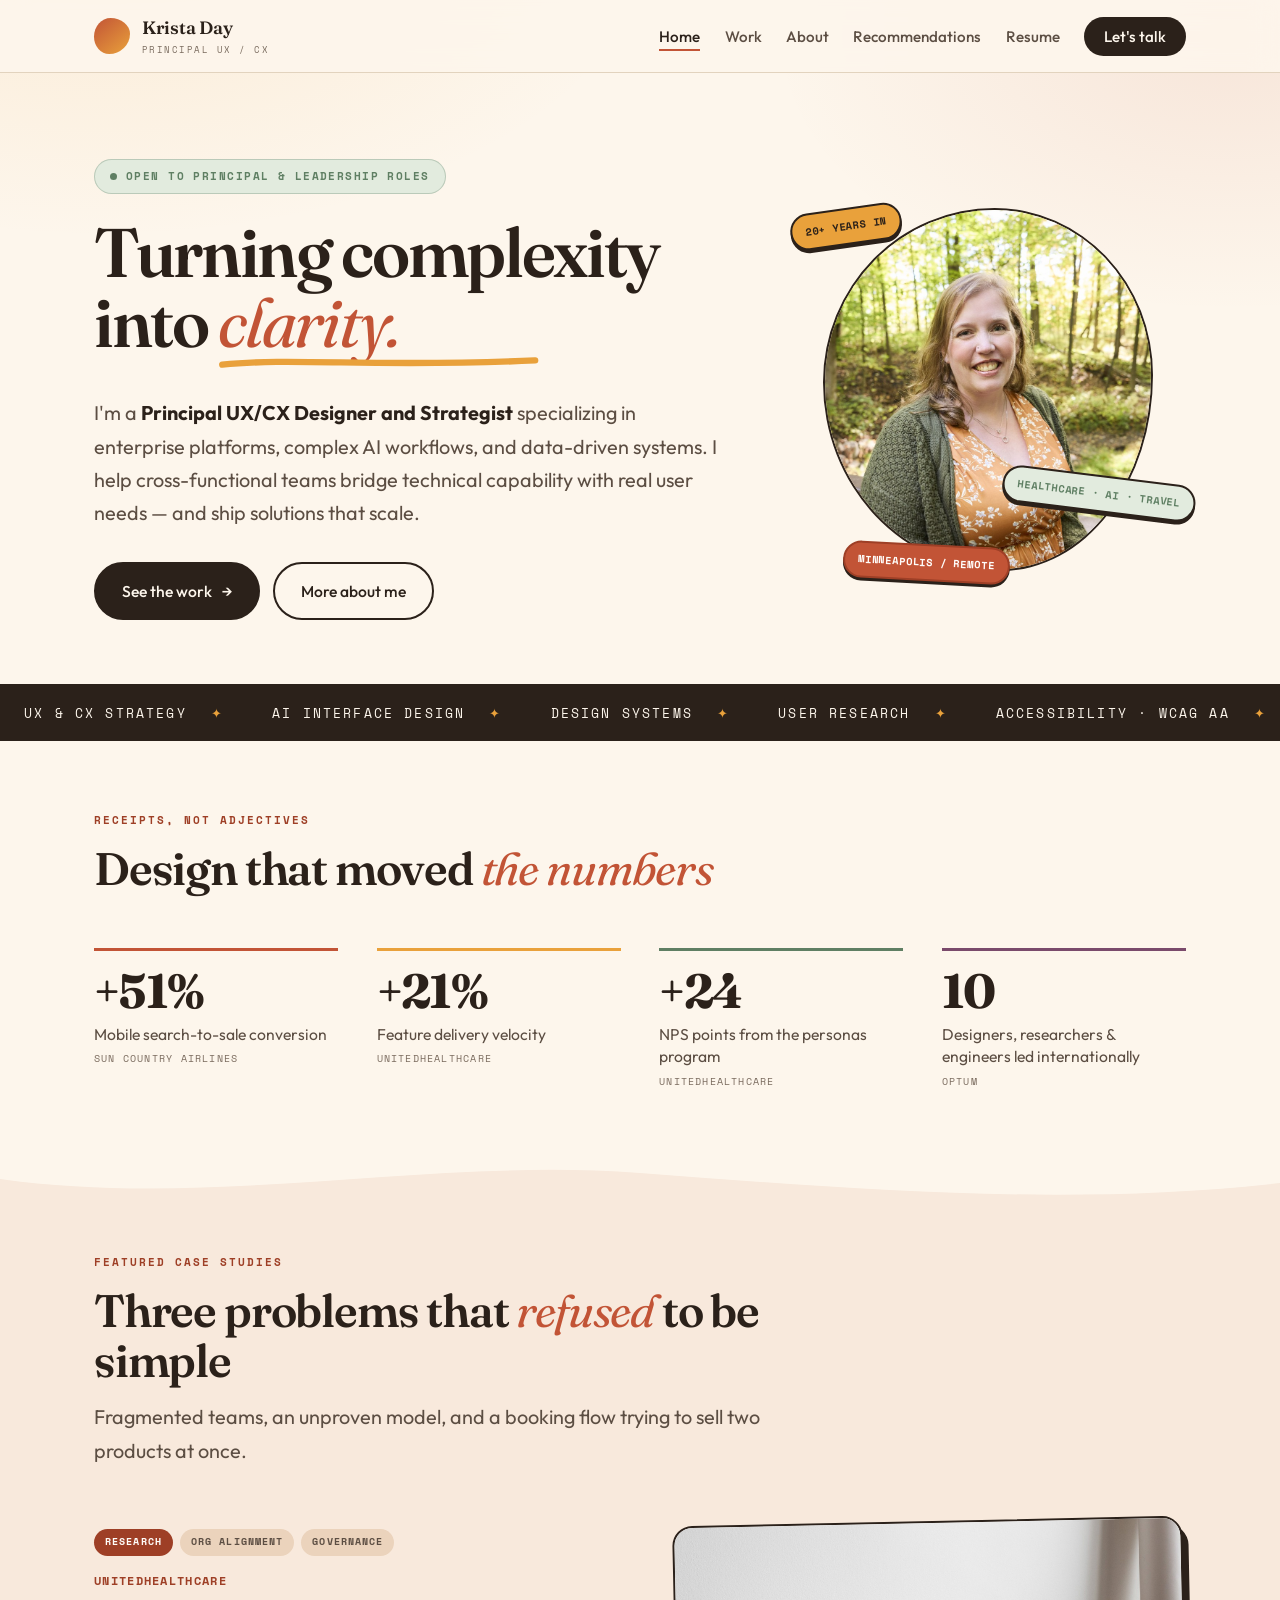
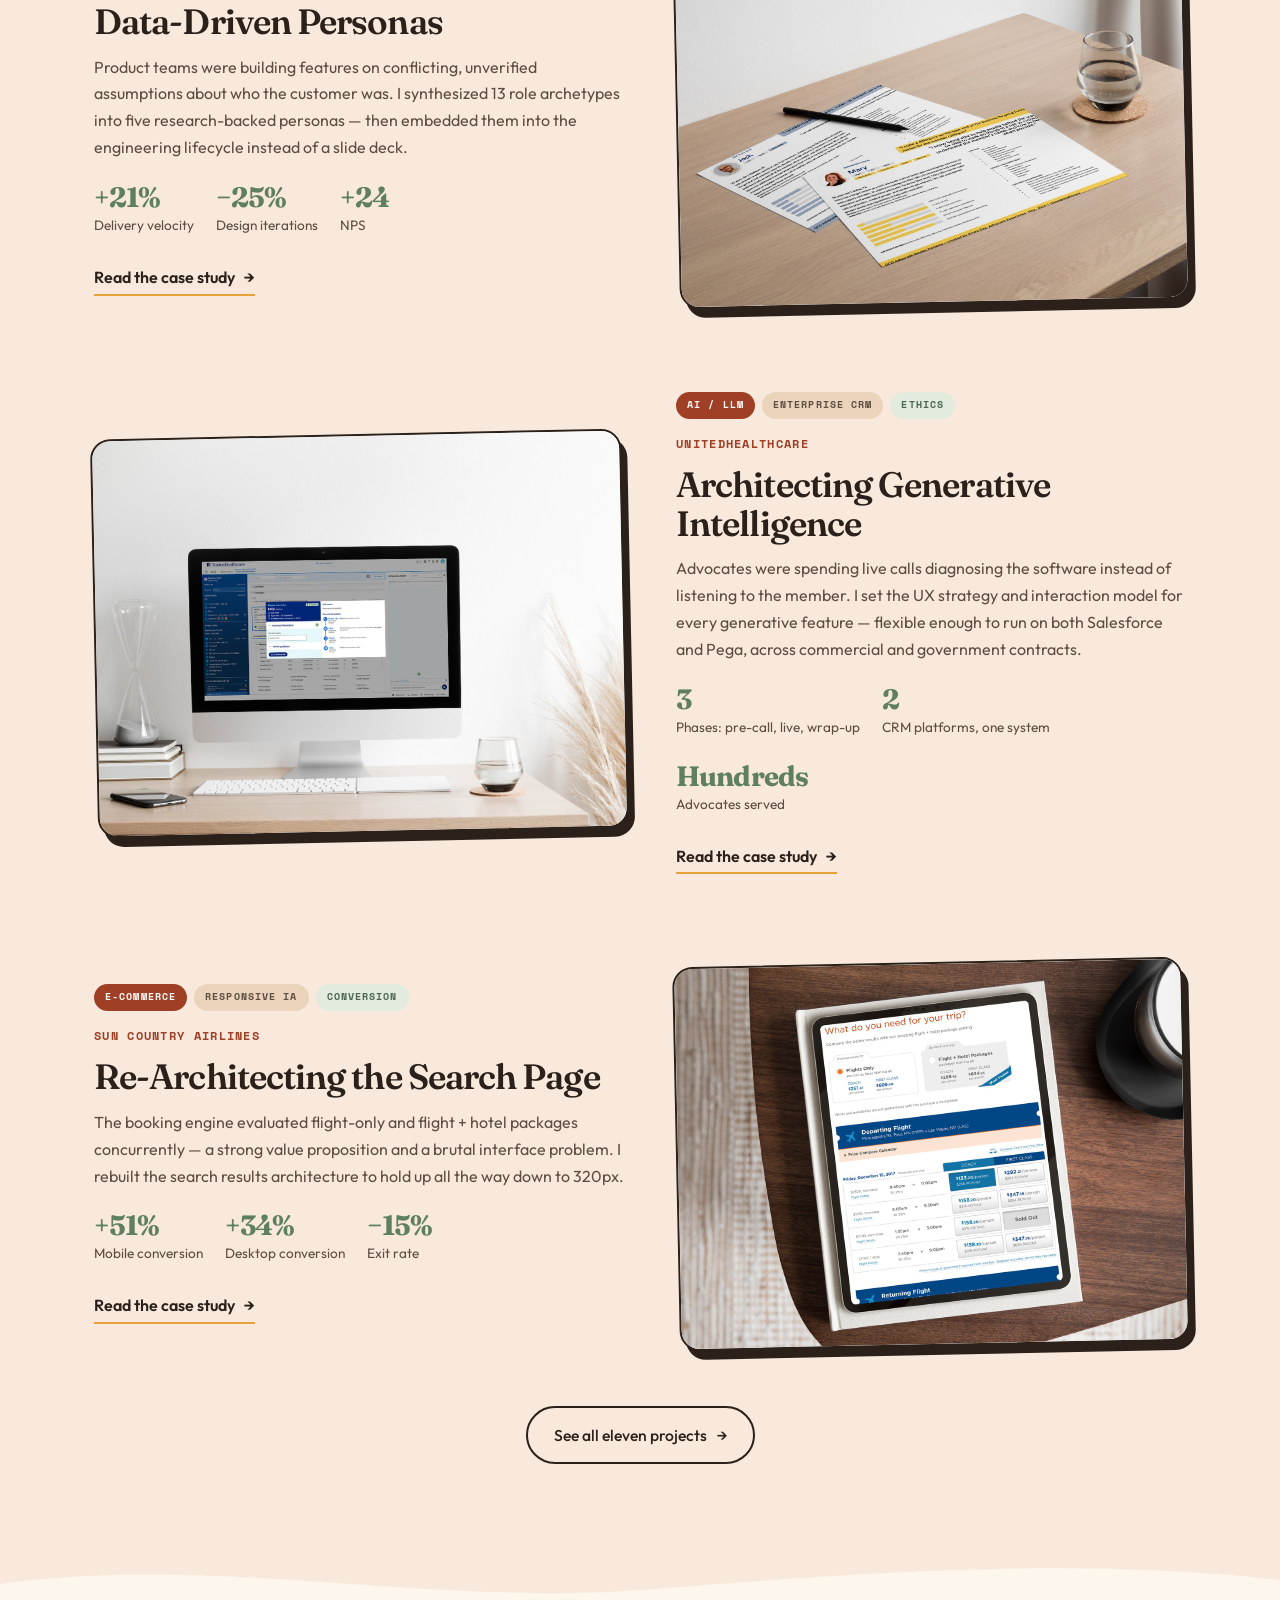
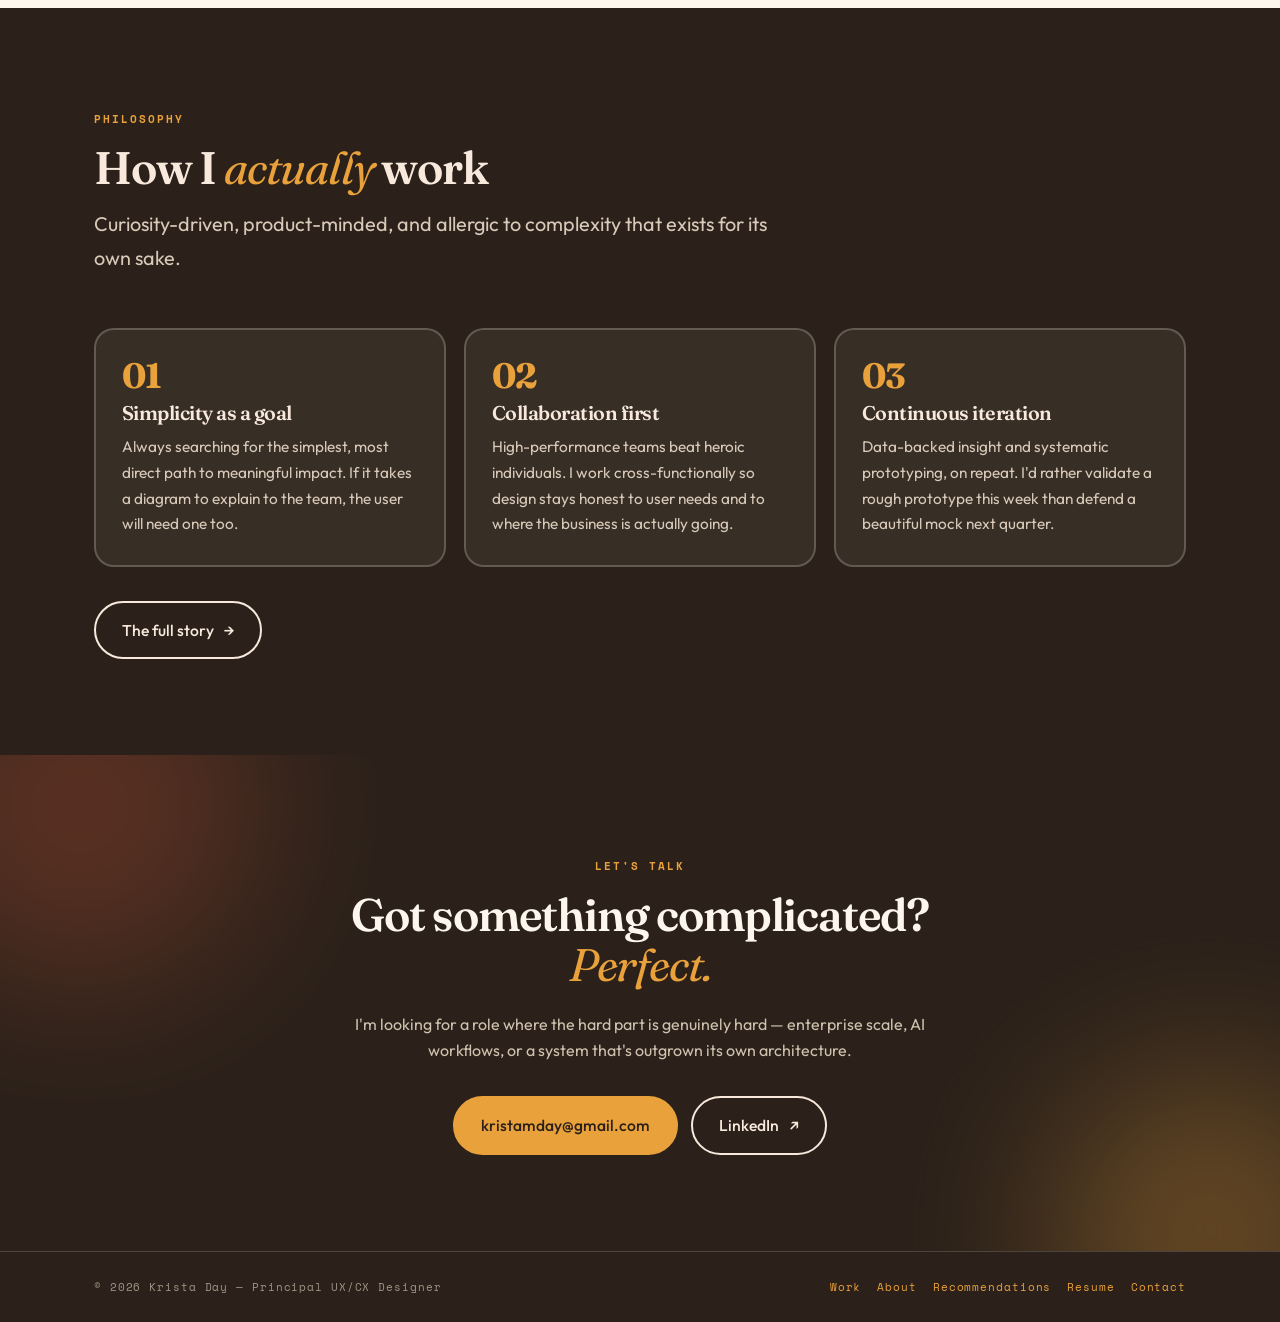
<file: index.html>
<!DOCTYPE html>
<html lang="en">
<head>
<meta charset="utf-8">
<meta name="viewport" content="width=device-width, initial-scale=1">
<title>Krista Day — Principal UX/CX Designer &amp; Strategist</title>
<meta name="description" content="Principal UX/CX Designer and Strategist. Turning complexity into clarity across enterprise platforms, complex AI workflows, and data-driven systems.">
<link rel="canonical" href="https://kristaday.com/">
<link rel="icon" href="assets/img/favicon.svg" type="image/svg+xml">
<meta property="og:type" content="website">
<meta property="og:site_name" content="Krista Day">
<meta property="og:url" content="https://kristaday.com/">
<meta property="og:title" content="Krista Day — Principal UX/CX Designer &amp; Strategist">
<meta property="og:description" content="Principal UX/CX Designer and Strategist. Turning complexity into clarity across enterprise platforms, complex AI workflows, and data-driven systems.">
<meta property="og:image" content="https://kristaday.com/assets/img/og-card.jpg">
<meta property="og:image:width" content="1200">
<meta property="og:image:height" content="630">
<meta property="og:image:alt" content="Krista Day, Principal UX/CX Designer and Strategist — turning complexity into clarity">
<meta name="twitter:card" content="summary_large_image">
<meta name="twitter:title" content="Krista Day — Principal UX/CX Designer &amp; Strategist">
<meta name="twitter:description" content="Principal UX/CX Designer and Strategist. Turning complexity into clarity across enterprise platforms, complex AI workflows, and data-driven systems.">
<meta name="twitter:image" content="https://kristaday.com/assets/img/og-card.jpg">
<link rel="preconnect" href="https://fonts.googleapis.com">
<link rel="preconnect" href="https://fonts.gstatic.com" crossorigin>
<link href="https://fonts.googleapis.com/css2?family=Fraunces:ital,opsz,wght@0,9..144,400;0,9..144,600;0,9..144,700;1,9..144,400&family=Outfit:wght@300;400;500;600&family=Space+Mono:wght@400;700&display=swap" rel="stylesheet">
<link rel="stylesheet" href="assets/style.css">
<!-- Google tag (gtag.js) -->
<script async src="https://www.googletagmanager.com/gtag/js?id=G-N132ZZHLZH"></script>
<script>
  window.dataLayer = window.dataLayer || [];
  function gtag(){dataLayer.push(arguments);}
  gtag('js', new Date());
  gtag('config', 'G-N132ZZHLZH');
</script>
</head>
<body>
<a class="skip" href="#main">Skip to content</a>

<header class="site-head">
  <div class="wrap nav">
    <a class="brand" href="index.html">
      <span class="blob" aria-hidden="true"></span>
      <span><span class="nm">Krista Day</span><span class="rl">Principal UX / CX</span></span>
    </a>
    <button class="burger" aria-expanded="false" aria-controls="navlinks" aria-label="Menu"><span></span><span></span><span></span></button>
    <ul class="navlinks" id="navlinks">
      <li><a href="index.html">Home</a></li>
      <li><a href="work.html">Work</a></li>
      <li><a href="about.html">About</a></li>
      <li><a href="recommendations.html">Recommendations</a></li>
      <li><a href="resume.html">Resume</a></li>
      <li class="cta-li"><a class="nav-cta" href="contact.html">Let's talk</a></li>
    </ul>
  </div>
</header>

<main id="main">

  <section class="hero">
    <div class="wrap hero-grid">
      <div>
        <span class="badge rv"><span class="pip" aria-hidden="true"></span>Open to Principal &amp; Leadership roles</span>
        <h1 class="rv">Turning complexity<br>into <span class="swash">clarity.
          <svg class="underline" viewBox="0 0 300 14" preserveAspectRatio="none" aria-hidden="true"><path d="M4 9 C 70 2, 150 12, 296 5"/></svg>
        </span></h1>
        <p class="lede rv" style="margin-top:26px">I'm a <strong style="color:var(--ink)">Principal UX/CX Designer and Strategist</strong> specializing in enterprise platforms, complex AI workflows, and data-driven systems. I help cross-functional teams bridge technical capability with real user needs — and ship solutions that scale.</p>
        <div class="btns rv" style="margin-top:32px">
          <a class="btn" href="work.html">See the work <span class="arr" aria-hidden="true">→</span></a>
          <a class="btn alt" href="about.html">More about me</a>
        </div>
      </div>
      <div class="portrait rv">
        <div class="portrait-frame"><img src="assets/img/krista.jpg" alt="Krista Day, smiling, in an olive cardigan on a footbridge in a sunlit wood"></div>
        <span class="sticker st1">20+ years in</span>
        <span class="sticker st2">Healthcare · AI · Travel</span>
        <span class="sticker st3">Minneapolis / Remote</span>
      </div>
    </div>
  </section>

  <div class="marquee" aria-hidden="true">
    <div class="marquee-track">
      <span>UX &amp; CX Strategy</span><span>AI Interface Design</span><span>Design Systems</span><span>User Research</span><span>Accessibility · WCAG AA</span><span>Design Leadership</span><span>Information Architecture</span><span>Enterprise Platforms</span>
      <span>UX &amp; CX Strategy</span><span>AI Interface Design</span><span>Design Systems</span><span>User Research</span><span>Accessibility · WCAG AA</span><span>Design Leadership</span><span>Information Architecture</span><span>Enterprise Platforms</span>
    </div>
  </div>

  <!-- numbers -->
  <section class="sec tight">
    <div class="wrap">
      <div class="sec-head rv">
        <span class="eyebrow">Receipts, not adjectives</span>
        <h2>Design that moved <em class="fancy">the numbers</em></h2>
      </div>
      <div class="numbers rv">
        <div class="num"><b data-count>+51%</b><span>Mobile search-to-sale conversion</span><small>Sun Country Airlines</small></div>
        <div class="num"><b data-count>+21%</b><span>Feature delivery velocity</span><small>UnitedHealthcare</small></div>
        <div class="num"><b data-count>+24</b><span>NPS points from the personas program</span><small>UnitedHealthcare</small></div>
        <div class="num"><b data-count>10</b><span>Designers, researchers &amp; engineers led internationally</span><small>Optum</small></div>
      </div>
    </div>
  </section>

  <svg class="wave" viewBox="0 0 1440 48" preserveAspectRatio="none" aria-hidden="true"><path d="M0,24 C240,54 480,2 720,18 C960,34 1200,52 1440,28 L1440,48 L0,48 Z" fill="#F8E9DC"/></svg>

  <!-- featured work -->
  <section class="sec blush" style="padding-top:clamp(24px,4vw,44px)">
    <div class="wrap">
      <div class="sec-head rv">
        <span class="eyebrow">Featured case studies</span>
        <h2>Three problems that <em class="fancy">refused</em> to be simple</h2>
        <p class="lede">Fragmented teams, an unproven model, and a booking flow trying to sell two products at once.</p>
      </div>

      <article class="feature rv">
        <div class="feature-art">
          <div class="shot tilt"><img src="assets/img/personas-sheets.jpg" alt="Two printed persona sheets — Josh, a UHC front line advocate, and Mary, behind the scenes — laid out on a wooden desk" loading="lazy"></div>
        </div>
        <div>
          <div class="tags"><span class="tag hot">Research</span><span class="tag">Org alignment</span><span class="tag">Governance</span></div>
          <div class="org">UnitedHealthcare</div>
          <h2 style="font-size:clamp(1.6rem,3vw,2.2rem)">Data-Driven Personas</h2>
          <p style="margin-top:12px">Product teams were building features on conflicting, unverified assumptions about who the customer was. I synthesized 13 role archetypes into five research-backed personas — then embedded them into the engineering lifecycle instead of a slide deck.</p>
          <div class="wins">
            <div class="win"><b>+21%</b><span>Delivery velocity</span></div>
            <div class="win"><b>−25%</b><span>Design iterations</span></div>
            <div class="win"><b>+24</b><span>NPS</span></div>
          </div>
          <a class="textlink" href="work-personas.html">Read the case study <span aria-hidden="true">→</span></a>
        </div>
      </article>

      <article class="feature rv">
        <div class="feature-art">
          <div class="shot tilt"><img src="assets/img/advocate-assist.jpg" alt="An iMac on a desk showing the UnitedHealthcare advocate workspace with the Advocate Assist AI panel open" loading="lazy"></div>
        </div>
        <div>
          <div class="tags"><span class="tag hot">AI / LLM</span><span class="tag">Enterprise CRM</span><span class="tag cool">Ethics</span></div>
          <div class="org">UnitedHealthcare</div>
          <h2 style="font-size:clamp(1.6rem,3vw,2.2rem)">Architecting Generative Intelligence</h2>
          <p style="margin-top:12px">Advocates were spending live calls diagnosing the software instead of listening to the member. I set the UX strategy and interaction model for every generative feature — flexible enough to run on both Salesforce and Pega, across commercial and government contracts.</p>
          <div class="wins">
            <div class="win"><b>3</b><span>Phases: pre-call, live, wrap-up</span></div>
            <div class="win"><b>2</b><span>CRM platforms, one system</span></div>
            <div class="win"><b>Hundreds</b><span>Advocates served</span></div>
          </div>
          <a class="textlink" href="work-generative-ai.html">Read the case study <span aria-hidden="true">→</span></a>
        </div>
      </article>

      <article class="feature rv" style="margin-bottom:0">
        <div class="feature-art">
          <div class="shot tilt"><img src="assets/img/suncountry-tablet.jpg" alt="A tablet showing the redesigned Sun Country search results page with the flights-only and flight-plus-hotel toggle" loading="lazy"></div>
        </div>
        <div>
          <div class="tags"><span class="tag hot">E-commerce</span><span class="tag">Responsive IA</span><span class="tag cool">Conversion</span></div>
          <div class="org">Sun Country Airlines</div>
          <h2 style="font-size:clamp(1.6rem,3vw,2.2rem)">Re-Architecting the Search Page</h2>
          <p style="margin-top:12px">The booking engine evaluated flight-only and flight + hotel packages concurrently — a strong value proposition and a brutal interface problem. I rebuilt the search results architecture to hold up all the way down to 320px.</p>
          <div class="wins">
            <div class="win"><b>+51%</b><span>Mobile conversion</span></div>
            <div class="win"><b>+34%</b><span>Desktop conversion</span></div>
            <div class="win"><b>−15%</b><span>Exit rate</span></div>
          </div>
          <a class="textlink" href="work-search.html">Read the case study <span aria-hidden="true">→</span></a>
        </div>
      </article>

      <div class="rv" style="margin-top:clamp(38px,5vw,60px);text-align:center">
        <a class="btn alt" href="work.html">See all eleven projects <span class="arr" aria-hidden="true">→</span></a>
      </div>
    </div>
  </section>

  <svg class="wave" viewBox="0 0 1440 48" preserveAspectRatio="none" aria-hidden="true" style="transform:scaleY(-1)"><path d="M0,24 C240,54 480,2 720,18 C960,34 1200,52 1440,28 L1440,48 L0,48 Z" fill="#F8E9DC"/></svg>

  <!-- approach teaser -->
  <section class="sec dark">
    <div class="wrap">
      <div class="sec-head rv">
        <span class="eyebrow">Philosophy</span>
        <h2>How I <em class="fancy" style="color:var(--gold)">actually</em> work</h2>
        <p class="lede">Curiosity-driven, product-minded, and allergic to complexity that exists for its own sake.</p>
      </div>
      <div class="approach rv">
        <div class="ap">
          <div class="n">01</div>
          <h3>Simplicity as a goal</h3>
          <p>Always searching for the simplest, most direct path to meaningful impact. If it takes a diagram to explain to the team, the user will need one too.</p>
        </div>
        <div class="ap">
          <div class="n">02</div>
          <h3>Collaboration first</h3>
          <p>High-performance teams beat heroic individuals. I work cross-functionally so design stays honest to user needs and to where the business is actually going.</p>
        </div>
        <div class="ap">
          <div class="n">03</div>
          <h3>Continuous iteration</h3>
          <p>Data-backed insight and systematic prototyping, on repeat. I'd rather validate a rough prototype this week than defend a beautiful mock next quarter.</p>
        </div>
      </div>
      <div class="rv" style="margin-top:34px">
        <a class="btn alt" style="border-color:var(--blush);color:var(--blush)" href="about.html">The full story <span class="arr" aria-hidden="true">→</span></a>
      </div>
    </div>
  </section>

  <!-- contact strip -->
  <section class="contact-wrap sec">
    <div class="wrap" style="text-align:center">
      <span class="eyebrow rv" style="color:var(--gold)">Let's talk</span>
      <h2 class="rv" style="max-width:20ch;margin-inline:auto">Got something complicated? <em class="fancy" style="color:var(--gold)">Perfect.</em></h2>
      <p class="rv" style="color:#CFC2AE;max-width:54ch;margin:20px auto 32px">I'm looking for a role where the hard part is genuinely hard — enterprise scale, AI workflows, or a system that's outgrown its own architecture.</p>
      <div class="btns rv" style="justify-content:center">
        <a class="btn" href="mailto:kristamday@gmail.com">kristamday@gmail.com</a>
        <a class="btn alt" href="https://linkedin.com/in/kristamday" target="_blank" rel="noopener">LinkedIn <span class="arr" aria-hidden="true">↗</span></a>
      </div>
    </div>
  </section>

</main>

<footer class="site-foot">
  <div class="wrap foot">
    <span>© 2026 Krista Day — Principal UX/CX Designer</span>
    <nav aria-label="Footer">
      <a href="work.html">Work</a><a href="about.html">About</a><a href="recommendations.html">Recommendations</a><a href="resume.html">Resume</a><a href="contact.html">Contact</a>
    </nav>
  </div>
</footer>
<script src="assets/site.js"></script>
</body>
</html>
</file>
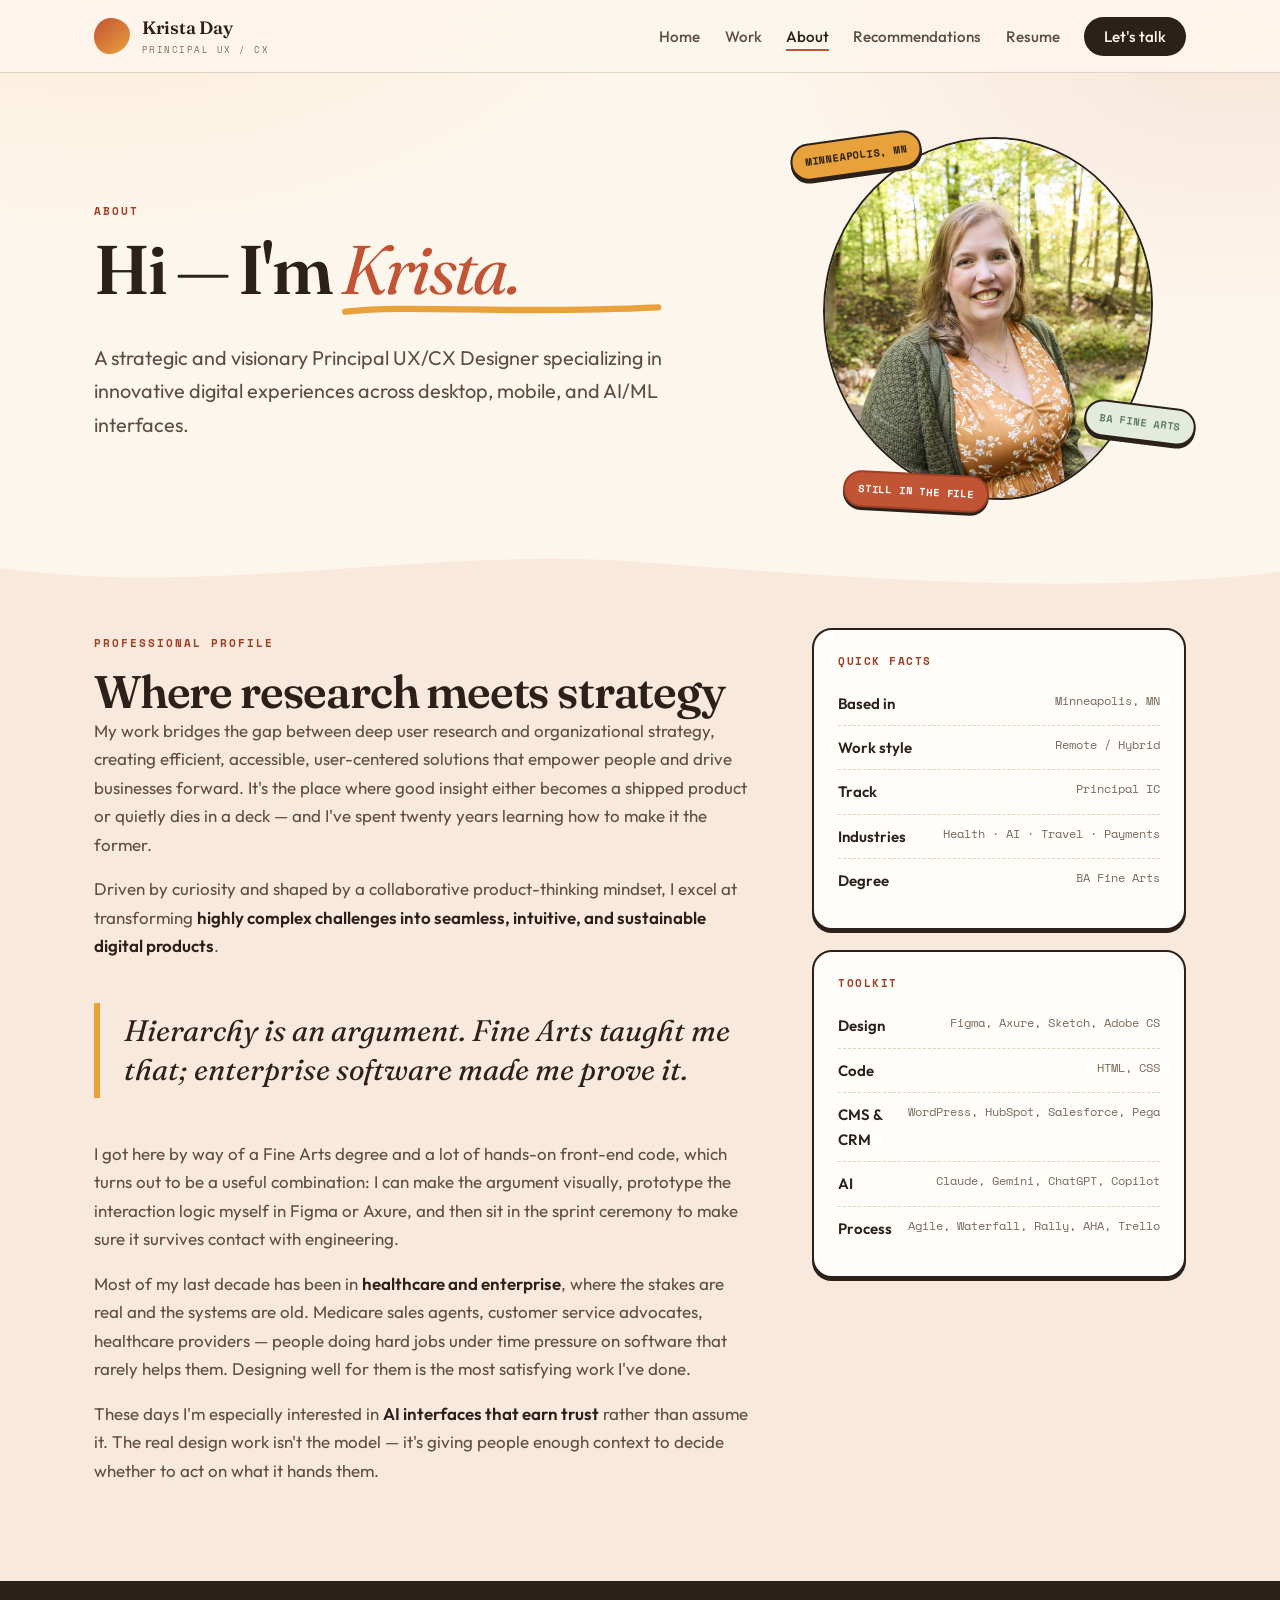
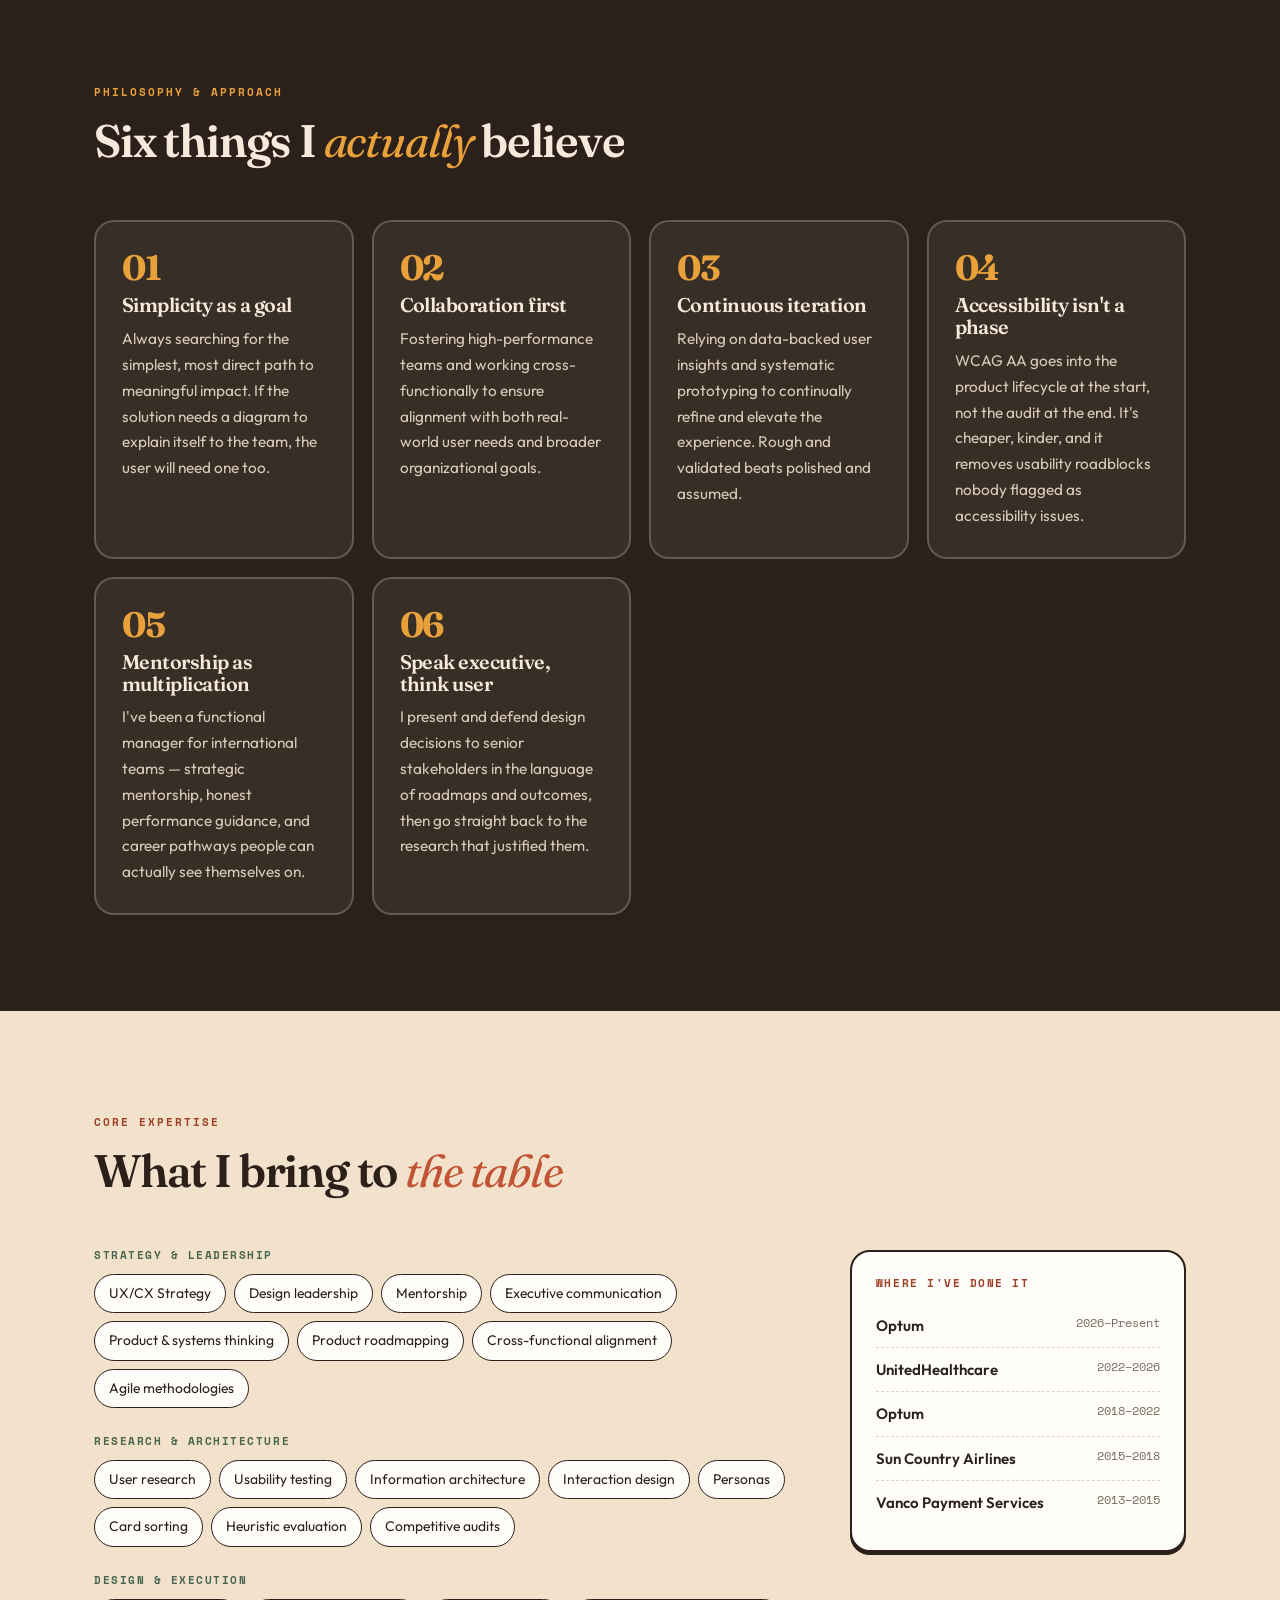
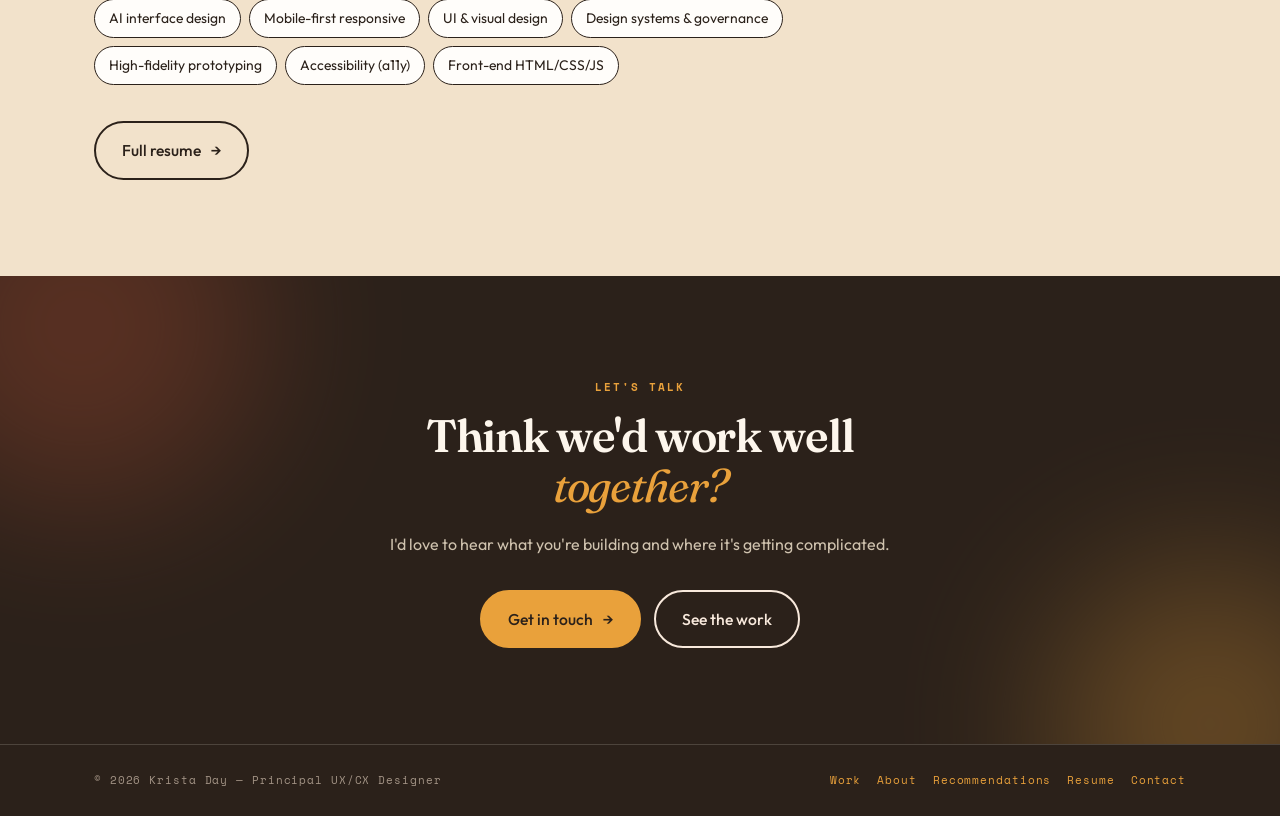
<file: about.html>
<!DOCTYPE html>
<html lang="en">
<head>
<meta charset="utf-8">
<meta name="viewport" content="width=device-width, initial-scale=1">
<title>About — Krista Day, Principal UX/CX Designer</title>
<meta name="description" content="Strategic and visionary Principal UX/CX Designer bridging deep user research and organizational strategy across desktop, mobile and AI/ML interfaces.">
<link rel="canonical" href="https://kristaday.com/about.html">
<link rel="icon" href="assets/img/favicon.svg" type="image/svg+xml">
<meta property="og:type" content="website">
<meta property="og:site_name" content="Krista Day">
<meta property="og:url" content="https://kristaday.com/about.html">
<meta property="og:title" content="About — Krista Day, Principal UX/CX Designer">
<meta property="og:description" content="Strategic and visionary Principal UX/CX Designer bridging deep user research and organizational strategy across desktop, mobile and AI/ML interfaces.">
<meta property="og:image" content="https://kristaday.com/assets/img/og-card.jpg">
<meta property="og:image:width" content="1200">
<meta property="og:image:height" content="630">
<meta property="og:image:alt" content="Krista Day, Principal UX/CX Designer and Strategist — turning complexity into clarity">
<meta name="twitter:card" content="summary_large_image">
<meta name="twitter:title" content="About — Krista Day, Principal UX/CX Designer">
<meta name="twitter:description" content="Strategic and visionary Principal UX/CX Designer bridging deep user research and organizational strategy across desktop, mobile and AI/ML interfaces.">
<meta name="twitter:image" content="https://kristaday.com/assets/img/og-card.jpg">
<link rel="preconnect" href="https://fonts.googleapis.com">
<link rel="preconnect" href="https://fonts.gstatic.com" crossorigin>
<link href="https://fonts.googleapis.com/css2?family=Fraunces:ital,opsz,wght@0,9..144,400;0,9..144,600;0,9..144,700;1,9..144,400&family=Outfit:wght@300;400;500;600&family=Space+Mono:wght@400;700&display=swap" rel="stylesheet">
<link rel="stylesheet" href="assets/style.css">
<!-- Google tag (gtag.js) -->
<script async src="https://www.googletagmanager.com/gtag/js?id=G-N132ZZHLZH"></script>
<script>
  window.dataLayer = window.dataLayer || [];
  function gtag(){dataLayer.push(arguments);}
  gtag('js', new Date());
  gtag('config', 'G-N132ZZHLZH');
</script>
</head>
<body>
<a class="skip" href="#main">Skip to content</a>

<header class="site-head">
  <div class="wrap nav">
    <a class="brand" href="index.html">
      <span class="blob" aria-hidden="true"></span>
      <span><span class="nm">Krista Day</span><span class="rl">Principal UX / CX</span></span>
    </a>
    <button class="burger" aria-expanded="false" aria-controls="navlinks" aria-label="Menu"><span></span><span></span><span></span></button>
    <ul class="navlinks" id="navlinks">
      <li><a href="index.html">Home</a></li>
      <li><a href="work.html">Work</a></li>
      <li><a href="about.html">About</a></li>
      <li><a href="recommendations.html">Recommendations</a></li>
      <li><a href="resume.html">Resume</a></li>
      <li class="cta-li"><a class="nav-cta" href="contact.html">Let's talk</a></li>
    </ul>
  </div>
</header>

<main id="main">

  <section class="sec tight" style="padding-bottom:clamp(24px,4vw,44px)">
    <div class="wrap hero-grid">
      <div>
        <span class="eyebrow rv">About</span>
        <h1 class="rv">Hi — I'm <span class="swash">Krista.
          <svg class="underline" viewBox="0 0 300 14" preserveAspectRatio="none" aria-hidden="true"><path d="M4 9 C 70 2, 150 12, 296 5"/></svg>
        </span></h1>
        <p class="lede rv" style="margin-top:24px">A strategic and visionary Principal UX/CX Designer specializing in innovative digital experiences across desktop, mobile, and AI/ML interfaces.</p>
      </div>
      <div class="portrait rv">
        <div class="portrait-frame"><img src="assets/img/krista.jpg" alt="Krista Day, smiling, in an olive cardigan on a footbridge in a sunlit wood"></div>
        <span class="sticker st1">Minneapolis, MN</span>
        <span class="sticker st2">BA Fine Arts</span>
        <span class="sticker st3">Still in the file</span>
      </div>
    </div>
  </section>

  <svg class="wave" viewBox="0 0 1440 48" preserveAspectRatio="none" aria-hidden="true"><path d="M0,24 C240,54 480,2 720,18 C960,34 1200,52 1440,28 L1440,48 L0,48 Z" fill="#F8E9DC"/></svg>

  <section class="sec blush" style="padding-top:clamp(20px,3vw,36px)">
    <div class="wrap split">
      <div class="prose rv">
        <span class="eyebrow">Professional profile</span>
        <h2>Where research meets strategy</h2>
        <p>My work bridges the gap between deep user research and organizational strategy, creating efficient, accessible, user-centered solutions that empower people and drive businesses forward. It's the place where good insight either becomes a shipped product or quietly dies in a deck — and I've spent twenty years learning how to make it the former.</p>
        <p>Driven by curiosity and shaped by a collaborative product-thinking mindset, I excel at transforming <strong>highly complex challenges into seamless, intuitive, and sustainable digital products</strong>.</p>

        <div class="pull">Hierarchy is an argument. Fine Arts taught me that; enterprise software made me prove it.</div>

        <p>I got here by way of a Fine Arts degree and a lot of hands-on front-end code, which turns out to be a useful combination: I can make the argument visually, prototype the interaction logic myself in Figma or Axure, and then sit in the sprint ceremony to make sure it survives contact with engineering.</p>
        <p>Most of my last decade has been in <strong>healthcare and enterprise</strong>, where the stakes are real and the systems are old. Medicare sales agents, customer service advocates, healthcare providers — people doing hard jobs under time pressure on software that rarely helps them. Designing well for them is the most satisfying work I've done.</p>
        <p>These days I'm especially interested in <strong>AI interfaces that earn trust</strong> rather than assume it. The real design work isn't the model — it's giving people enough context to decide whether to act on what it hands them.</p>
      </div>

      <aside class="rv">
        <div class="panel">
          <h4>Quick facts</h4>
          <ul>
            <li><strong>Based in</strong><span class="r">Minneapolis, MN</span></li>
            <li><strong>Work style</strong><span class="r">Remote / Hybrid</span></li>
            <li><strong>Track</strong><span class="r">Principal IC</span></li>
            <li><strong>Industries</strong><span class="r">Health · AI · Travel · Payments</span></li>
            <li><strong>Degree</strong><span class="r">BA Fine Arts</span></li>
          </ul>
        </div>
        <div class="panel">
          <h4>Toolkit</h4>
          <ul>
            <li><strong>Design</strong><span class="r">Figma, Axure, Sketch, Adobe CS</span></li>
            <li><strong>Code</strong><span class="r">HTML, CSS</span></li>
            <li><strong>CMS &amp; CRM</strong><span class="r">WordPress, HubSpot, Salesforce, Pega</span></li>
            <li><strong>AI</strong><span class="r">Claude, Gemini, ChatGPT, Copilot</span></li>
            <li><strong>Process</strong><span class="r">Agile, Waterfall, Rally, AHA, Trello</span></li>
          </ul>
        </div>
      </aside>
    </div>
  </section>

  <!-- philosophy -->
  <section class="sec dark">
    <div class="wrap">
      <div class="sec-head rv">
        <span class="eyebrow">Philosophy &amp; approach</span>
        <h2>Six things I <em class="fancy" style="color:var(--gold)">actually</em> believe</h2>
      </div>
      <div class="approach rv">
        <div class="ap">
          <div class="n">01</div>
          <h3>Simplicity as a goal</h3>
          <p>Always searching for the simplest, most direct path to meaningful impact. If the solution needs a diagram to explain itself to the team, the user will need one too.</p>
        </div>
        <div class="ap">
          <div class="n">02</div>
          <h3>Collaboration first</h3>
          <p>Fostering high-performance teams and working cross-functionally to ensure alignment with both real-world user needs and broader organizational goals.</p>
        </div>
        <div class="ap">
          <div class="n">03</div>
          <h3>Continuous iteration</h3>
          <p>Relying on data-backed user insights and systematic prototyping to continually refine and elevate the experience. Rough and validated beats polished and assumed.</p>
        </div>
        <div class="ap">
          <div class="n">04</div>
          <h3>Accessibility isn't a phase</h3>
          <p>WCAG AA goes into the product lifecycle at the start, not the audit at the end. It's cheaper, kinder, and it removes usability roadblocks nobody flagged as accessibility issues.</p>
        </div>
        <div class="ap">
          <div class="n">05</div>
          <h3>Mentorship as multiplication</h3>
          <p>I've been a functional manager for international teams — strategic mentorship, honest performance guidance, and career pathways people can actually see themselves on.</p>
        </div>
        <div class="ap">
          <div class="n">06</div>
          <h3>Speak executive, think user</h3>
          <p>I present and defend design decisions to senior stakeholders in the language of roadmaps and outcomes, then go straight back to the research that justified them.</p>
        </div>
      </div>
    </div>
  </section>


  <!-- expertise -->
  <section class="sec sandy">
    <div class="wrap">
      <div class="sec-head rv">
        <span class="eyebrow">Core expertise</span>
        <h2>What I bring to <em class="fancy">the table</em></h2>
      </div>
      <div class="split rv">
        <div>
          <div class="skillgroup">
            <h4>Strategy &amp; leadership</h4>
            <div class="chips">
              <span class="chip">UX/CX Strategy</span><span class="chip">Design leadership</span><span class="chip">Mentorship</span><span class="chip">Executive communication</span><span class="chip">Product &amp; systems thinking</span><span class="chip">Product roadmapping</span><span class="chip">Cross-functional alignment</span><span class="chip">Agile methodologies</span>
            </div>
          </div>
          <div class="skillgroup">
            <h4>Research &amp; architecture</h4>
            <div class="chips">
              <span class="chip">User research</span><span class="chip">Usability testing</span><span class="chip">Information architecture</span><span class="chip">Interaction design</span><span class="chip">Personas</span><span class="chip">Card sorting</span><span class="chip">Heuristic evaluation</span><span class="chip">Competitive audits</span>
            </div>
          </div>
          <div class="skillgroup">
            <h4>Design &amp; execution</h4>
            <div class="chips">
              <span class="chip">AI interface design</span><span class="chip">Mobile-first responsive</span><span class="chip">UI &amp; visual design</span><span class="chip">Design systems &amp; governance</span><span class="chip">High-fidelity prototyping</span><span class="chip">Accessibility (a11y)</span><span class="chip">Front-end HTML/CSS/JS</span>
            </div>
          </div>
        </div>
        <aside>
          <div class="panel">
            <h4>Where I've done it</h4>
            <ul>
              <li><strong>Optum</strong><span class="r">2026–Present</span></li>
              <li><strong>UnitedHealthcare</strong><span class="r">2022–2026</span></li>
              <li><strong>Optum</strong><span class="r">2018–2022</span></li>
              <li><strong>Sun Country Airlines</strong><span class="r">2015–2018</span></li>
              <li><strong>Vanco Payment Services</strong><span class="r">2013–2015</span></li>
            </ul>
          </div>
        </aside>
      </div>
      <div class="rv" style="margin-top:36px">
        <a class="btn alt" href="resume.html">Full resume <span class="arr" aria-hidden="true">→</span></a>
      </div>
    </div>
  </section>

  <section class="contact-wrap sec">
    <div class="wrap" style="text-align:center">
      <span class="eyebrow rv" style="color:var(--gold)">Let's talk</span>
      <h2 class="rv" style="max-width:20ch;margin-inline:auto">Think we'd work well <em class="fancy" style="color:var(--gold)">together?</em></h2>
      <p class="rv" style="color:#CFC2AE;max-width:52ch;margin:20px auto 32px">I'd love to hear what you're building and where it's getting complicated.</p>
      <div class="btns rv" style="justify-content:center">
        <a class="btn" href="contact.html">Get in touch <span class="arr" aria-hidden="true">→</span></a>
        <a class="btn alt" href="work.html">See the work</a>
      </div>
    </div>
  </section>

</main>

<footer class="site-foot">
  <div class="wrap foot">
    <span>© 2026 Krista Day — Principal UX/CX Designer</span>
    <nav aria-label="Footer">
      <a href="work.html">Work</a><a href="about.html">About</a><a href="recommendations.html">Recommendations</a><a href="resume.html">Resume</a><a href="contact.html">Contact</a>
    </nav>
  </div>
</footer>
<script src="assets/site.js"></script>
</body>
</html>
</file>
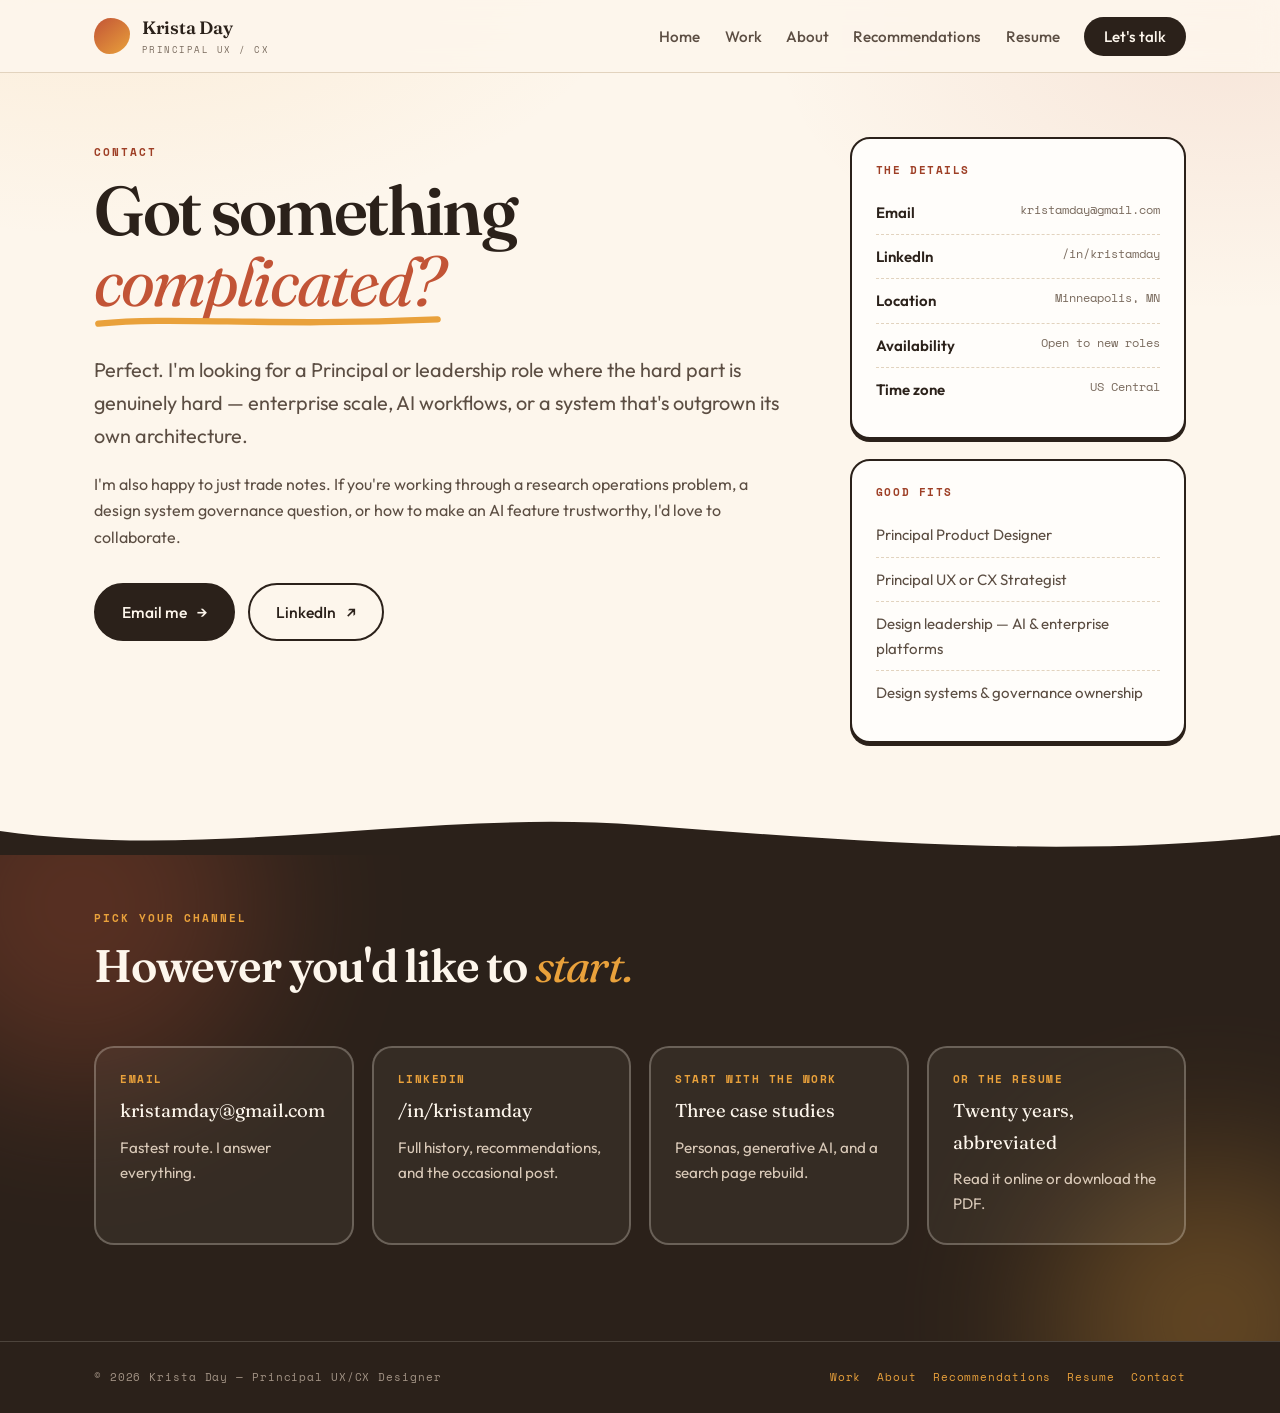
<file: contact.html>
<!DOCTYPE html>
<html lang="en">
<head>
<meta charset="utf-8">
<meta name="viewport" content="width=device-width, initial-scale=1">
<title>Contact — Krista Day, Principal UX/CX Designer</title>
<meta name="description" content="Get in touch with Krista Day — Principal UX/CX Designer and Strategist, Minneapolis and remote.">
<link rel="canonical" href="https://kristaday.com/contact.html">
<link rel="icon" href="assets/img/favicon.svg" type="image/svg+xml">
<meta property="og:type" content="website">
<meta property="og:site_name" content="Krista Day">
<meta property="og:url" content="https://kristaday.com/contact.html">
<meta property="og:title" content="Contact — Krista Day, Principal UX/CX Designer">
<meta property="og:description" content="Get in touch with Krista Day — Principal UX/CX Designer and Strategist, Minneapolis and remote.">
<meta property="og:image" content="https://kristaday.com/assets/img/og-card.jpg">
<meta property="og:image:width" content="1200">
<meta property="og:image:height" content="630">
<meta property="og:image:alt" content="Krista Day, Principal UX/CX Designer and Strategist — turning complexity into clarity">
<meta name="twitter:card" content="summary_large_image">
<meta name="twitter:title" content="Contact — Krista Day, Principal UX/CX Designer">
<meta name="twitter:description" content="Get in touch with Krista Day — Principal UX/CX Designer and Strategist, Minneapolis and remote.">
<meta name="twitter:image" content="https://kristaday.com/assets/img/og-card.jpg">
<link rel="preconnect" href="https://fonts.googleapis.com">
<link rel="preconnect" href="https://fonts.gstatic.com" crossorigin>
<link href="https://fonts.googleapis.com/css2?family=Fraunces:ital,opsz,wght@0,9..144,400;0,9..144,600;0,9..144,700;1,9..144,400&family=Outfit:wght@300;400;500;600&family=Space+Mono:wght@400;700&display=swap" rel="stylesheet">
<link rel="stylesheet" href="assets/style.css">
<!-- Google tag (gtag.js) -->
<script async src="https://www.googletagmanager.com/gtag/js?id=G-N132ZZHLZH"></script>
<script>
  window.dataLayer = window.dataLayer || [];
  function gtag(){dataLayer.push(arguments);}
  gtag('js', new Date());
  gtag('config', 'G-N132ZZHLZH');
</script>
</head>
<body>
<a class="skip" href="#main">Skip to content</a>

<header class="site-head">
  <div class="wrap nav">
    <a class="brand" href="index.html">
      <span class="blob" aria-hidden="true"></span>
      <span><span class="nm">Krista Day</span><span class="rl">Principal UX / CX</span></span>
    </a>
    <button class="burger" aria-expanded="false" aria-controls="navlinks" aria-label="Menu"><span></span><span></span><span></span></button>
    <ul class="navlinks" id="navlinks">
      <li><a href="index.html">Home</a></li>
      <li><a href="work.html">Work</a></li>
      <li><a href="about.html">About</a></li>
      <li><a href="recommendations.html">Recommendations</a></li>
      <li><a href="resume.html">Resume</a></li>
      <li class="cta-li"><a class="nav-cta" href="contact.html">Let's talk</a></li>
    </ul>
  </div>
</header>

<main id="main">

  <section class="sec tight">
    <div class="wrap split">
      <div>
        <span class="eyebrow rv">Contact</span>
        <h1 class="rv">Got something <span class="swash">complicated?
          <svg class="underline" viewBox="0 0 300 14" preserveAspectRatio="none" aria-hidden="true"><path d="M4 9 C 70 2, 150 12, 296 5"/></svg>
        </span></h1>
        <p class="lede rv" style="margin-top:24px">Perfect. I'm looking for a Principal or leadership role where the hard part is genuinely hard — enterprise scale, AI workflows, or a system that's outgrown its own architecture.</p>
        <p class="rv" style="margin-top:18px;color:var(--ink-soft)">I'm also happy to just trade notes. If you're working through a research operations problem, a design system governance question, or how to make an AI feature trustworthy, I'd love to collaborate.</p>

        <div class="btns rv" style="margin-top:32px">
          <a class="btn" href="mailto:kristamday@gmail.com">Email me <span class="arr" aria-hidden="true">→</span></a>
          <a class="btn alt" href="https://linkedin.com/in/kristamday" target="_blank" rel="noopener">LinkedIn <span class="arr" aria-hidden="true">↗</span></a>
        </div>
      </div>

      <aside class="rv">
        <div class="panel">
          <h4>The details</h4>
          <ul>
            <li><strong>Email</strong><span class="r">kristamday@gmail.com</span></li>
            <li><strong>LinkedIn</strong><span class="r">/in/kristamday</span></li>
            <li><strong>Location</strong><span class="r">Minneapolis, MN</span></li>
            <li><strong>Availability</strong><span class="r">Open to new roles</span></li>
            <li><strong>Time zone</strong><span class="r">US Central</span></li>
          </ul>
        </div>
        <div class="panel">
          <h4>Good fits</h4>
          <ul>
            <li>Principal Product Designer</li>
            <li>Principal UX or CX Strategist</li>
            <li>Design leadership — AI &amp; enterprise platforms</li>
            <li>Design systems &amp; governance ownership</li>
          </ul>
        </div>
      </aside>
    </div>
  </section>

  <svg class="wave" viewBox="0 0 1440 48" preserveAspectRatio="none" aria-hidden="true"><path d="M0,24 C240,54 480,2 720,18 C960,34 1200,52 1440,28 L1440,48 L0,48 Z" fill="#2B211A"/></svg>

  <section class="contact-wrap sec" style="padding-top:clamp(24px,4vw,48px)">
    <div class="wrap">
      <div class="sec-head rv">
        <span class="eyebrow" style="color:var(--gold)">Pick your channel</span>
        <h2>However you'd like to <em class="fancy" style="color:var(--gold)">start.</em></h2>
      </div>
      <div class="contact-cards rv">
        <a class="ccard" href="mailto:kristamday@gmail.com">
          <h4>Email</h4>
          <p class="big">kristamday@gmail.com</p>
          <p style="margin-top:8px">Fastest route. I answer everything.</p>
        </a>
        <a class="ccard" href="https://linkedin.com/in/kristamday" target="_blank" rel="noopener">
          <h4>LinkedIn</h4>
          <p class="big">/in/kristamday</p>
          <p style="margin-top:8px">Full history, recommendations, and the occasional post.</p>
        </a>
        <a class="ccard" href="work.html">
          <h4>Start with the work</h4>
          <p class="big">Three case studies</p>
          <p style="margin-top:8px">Personas, generative AI, and a search page rebuild.</p>
        </a>
        <a class="ccard" href="resume.html">
          <h4>Or the resume</h4>
          <p class="big">Twenty years, abbreviated</p>
          <p style="margin-top:8px">Read it online or download the PDF.</p>
        </a>
      </div>
    </div>
  </section>

</main>

<footer class="site-foot">
  <div class="wrap foot">
    <span>© 2026 Krista Day — Principal UX/CX Designer</span>
    <nav aria-label="Footer">
      <a href="work.html">Work</a><a href="about.html">About</a><a href="recommendations.html">Recommendations</a><a href="resume.html">Resume</a><a href="contact.html">Contact</a>
    </nav>
  </div>
</footer>
<script src="assets/site.js"></script>
</body>
</html>
</file>
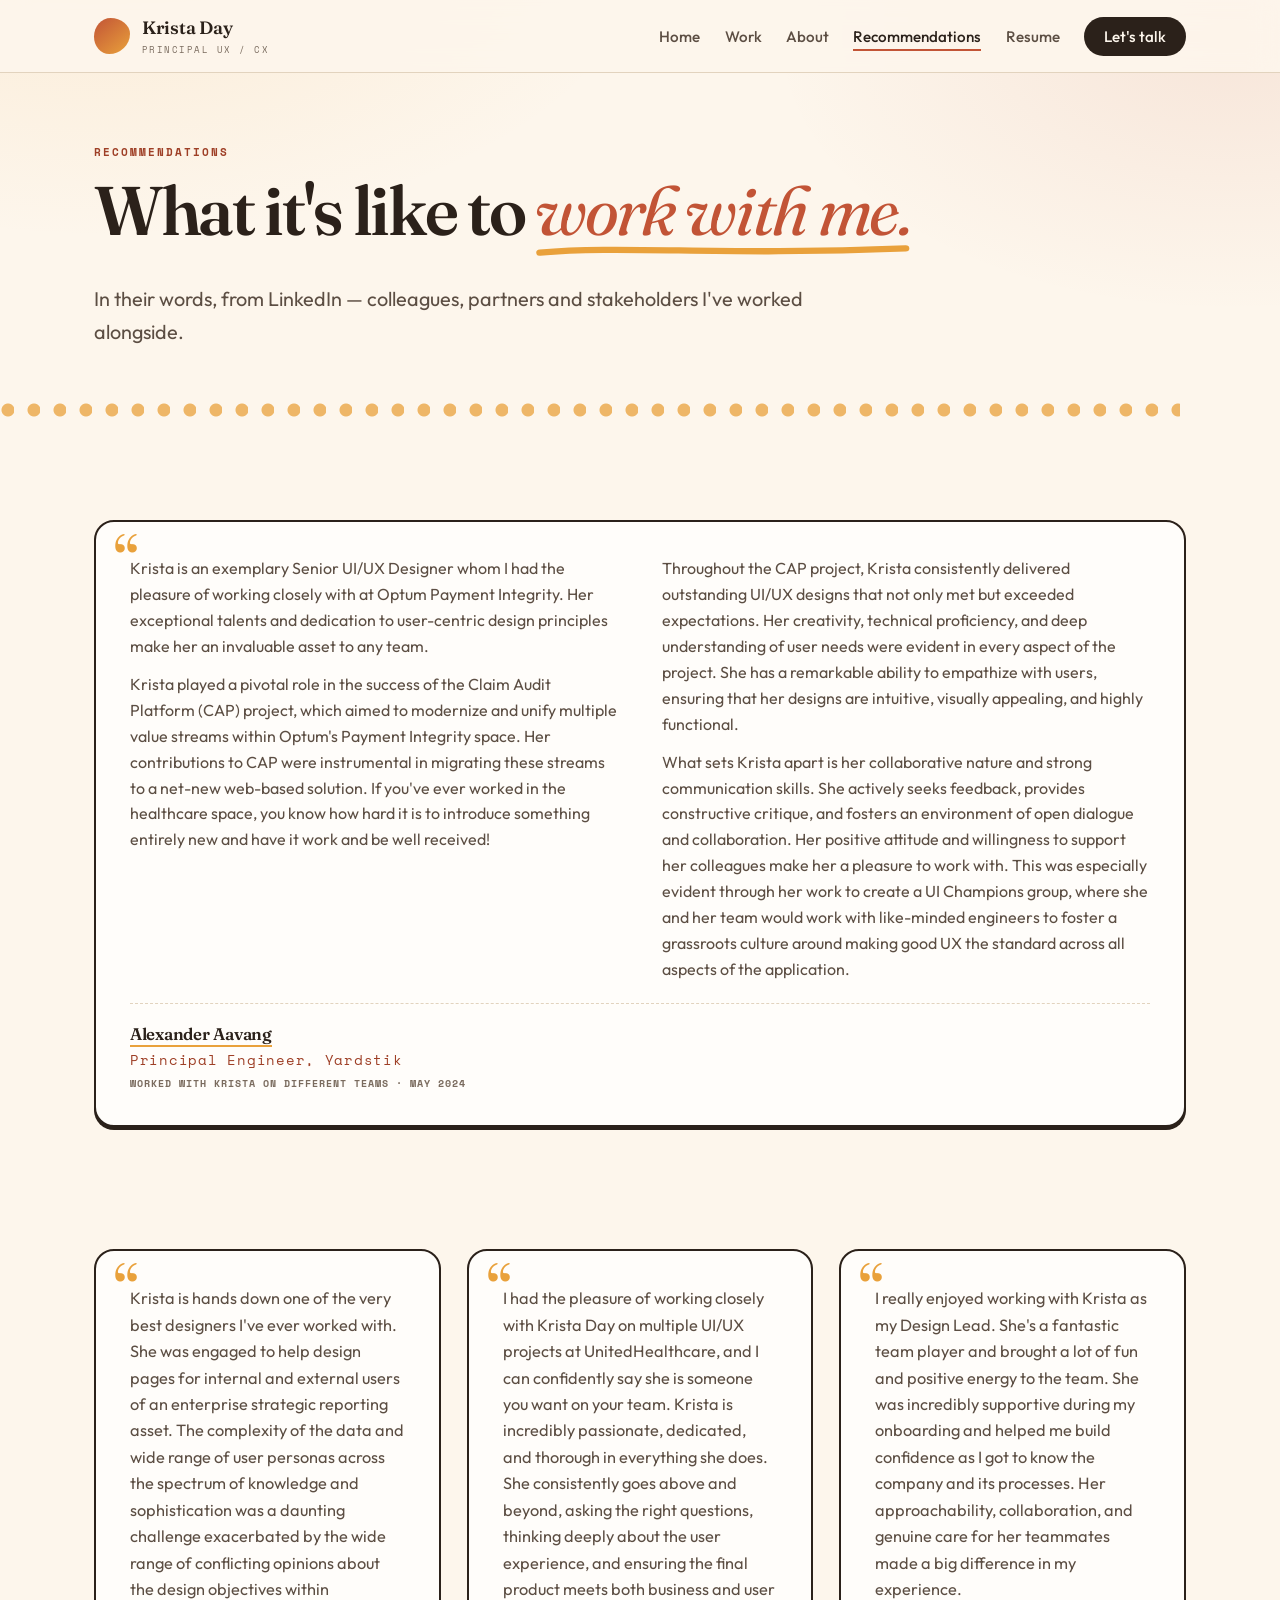
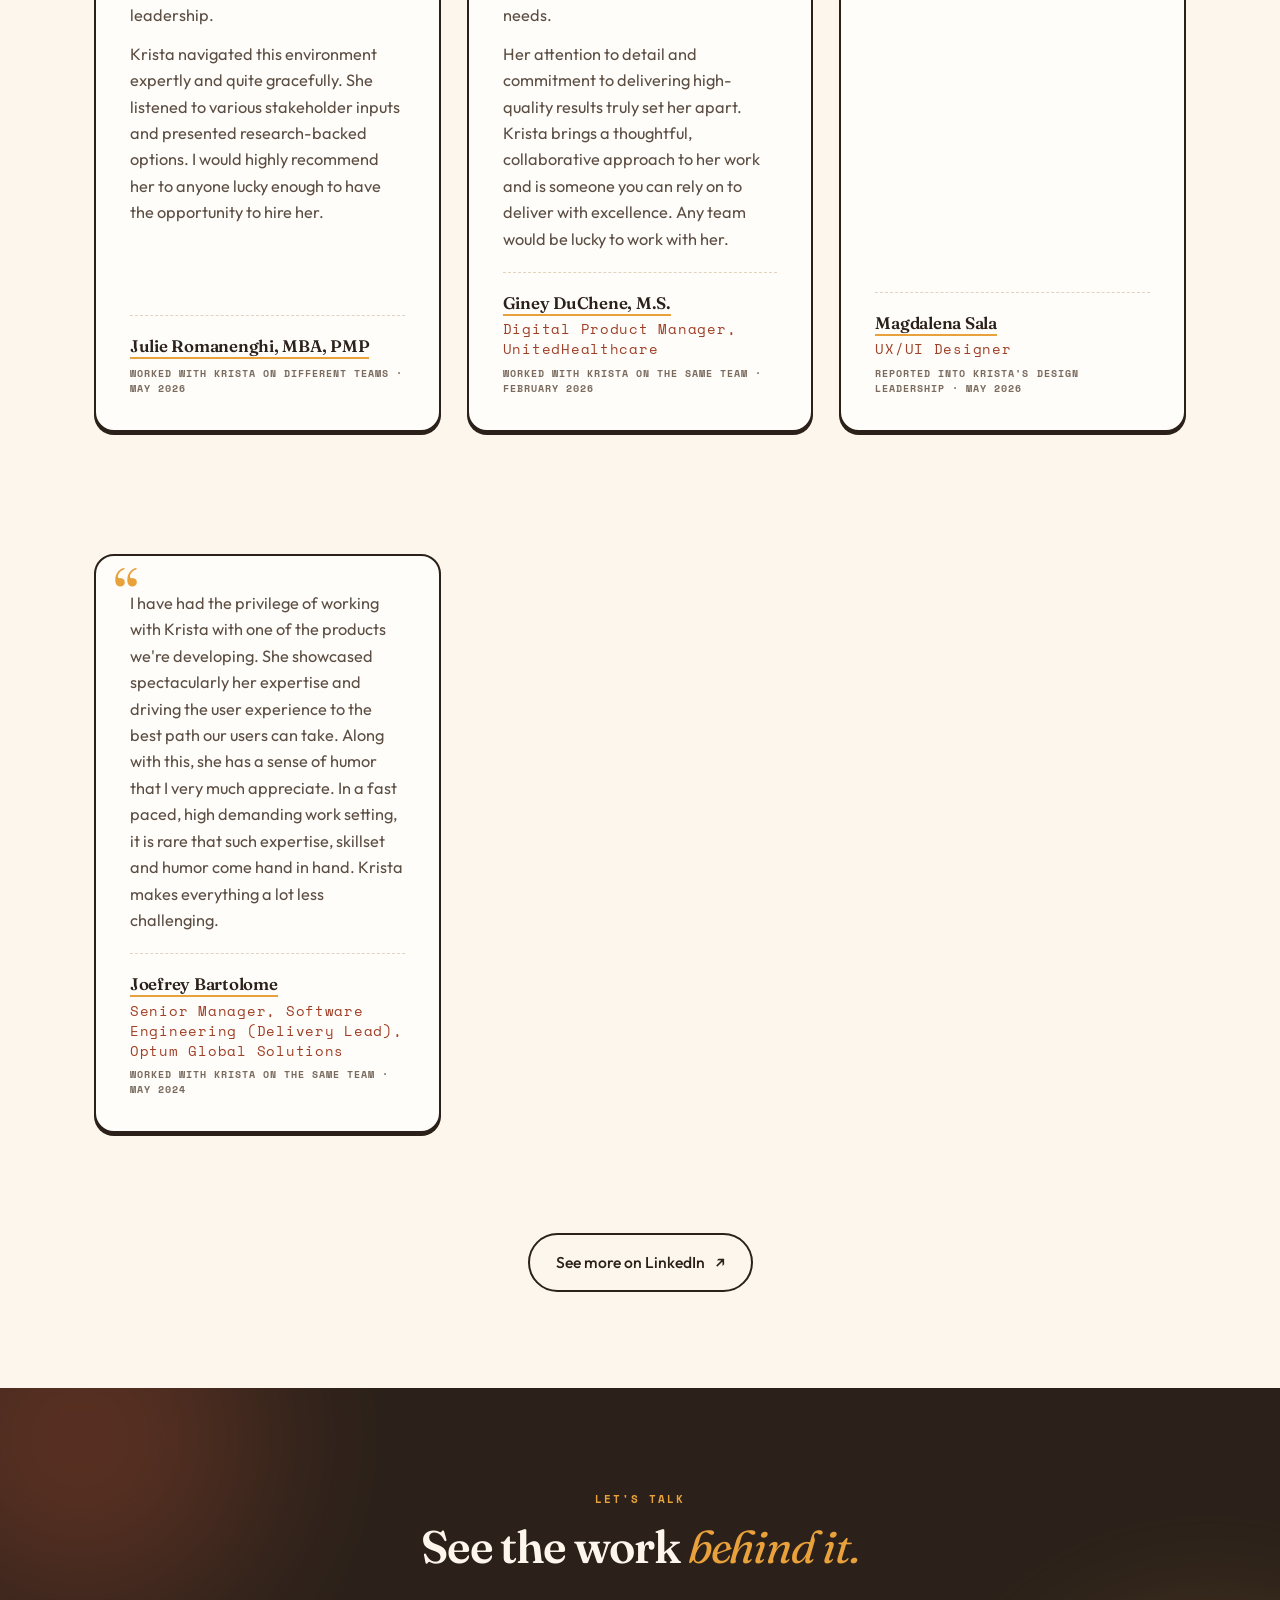
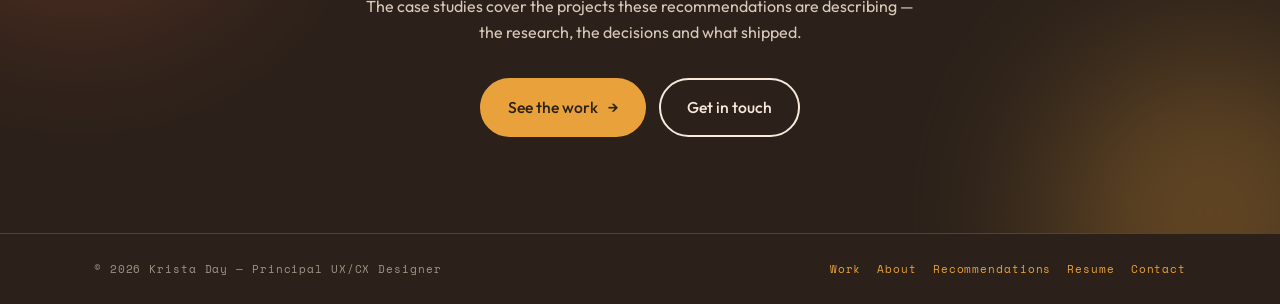
<file: recommendations.html>
<!DOCTYPE html>
<html lang="en">
<head>
<meta charset="utf-8">
<meta name="viewport" content="width=device-width, initial-scale=1">
<title>Recommendations — Krista Day, Principal UX/CX Designer</title>
<meta name="description" content="Recommendations for Krista Day, Principal UX/CX Designer and Strategist, from the people she has worked with.">
<link rel="canonical" href="https://kristaday.com/recommendations.html">
<link rel="icon" href="assets/img/favicon.svg" type="image/svg+xml">
<meta property="og:type" content="website">
<meta property="og:site_name" content="Krista Day">
<meta property="og:url" content="https://kristaday.com/recommendations.html">
<meta property="og:title" content="Recommendations — Krista Day, Principal UX/CX Designer">
<meta property="og:description" content="Recommendations for Krista Day, Principal UX/CX Designer and Strategist, from the people she has worked with.">
<meta property="og:image" content="https://kristaday.com/assets/img/og-card.jpg">
<meta property="og:image:width" content="1200">
<meta property="og:image:height" content="630">
<meta property="og:image:alt" content="Krista Day, Principal UX/CX Designer and Strategist — turning complexity into clarity">
<meta name="twitter:card" content="summary_large_image">
<meta name="twitter:title" content="Recommendations — Krista Day, Principal UX/CX Designer">
<meta name="twitter:description" content="Recommendations for Krista Day, Principal UX/CX Designer and Strategist, from the people she has worked with.">
<meta name="twitter:image" content="https://kristaday.com/assets/img/og-card.jpg">
<link rel="preconnect" href="https://fonts.googleapis.com">
<link rel="preconnect" href="https://fonts.gstatic.com" crossorigin>
<link href="https://fonts.googleapis.com/css2?family=Fraunces:ital,opsz,wght@0,9..144,400;0,9..144,600;0,9..144,700;1,9..144,400&family=Outfit:wght@300;400;500;600&family=Space+Mono:wght@400;700&display=swap" rel="stylesheet">
<link rel="stylesheet" href="assets/style.css">
<!-- Google tag (gtag.js) -->
<script async src="https://www.googletagmanager.com/gtag/js?id=G-N132ZZHLZH"></script>
<script>
  window.dataLayer = window.dataLayer || [];
  function gtag(){dataLayer.push(arguments);}
  gtag('js', new Date());
  gtag('config', 'G-N132ZZHLZH');
</script>
</head>
<body>
<a class="skip" href="#main">Skip to content</a>

<header class="site-head">
  <div class="wrap nav">
    <a class="brand" href="index.html">
      <span class="blob" aria-hidden="true"></span>
      <span><span class="nm">Krista Day</span><span class="rl">Principal UX / CX</span></span>
    </a>
    <button class="burger" aria-expanded="false" aria-controls="navlinks" aria-label="Menu"><span></span><span></span><span></span></button>
    <ul class="navlinks" id="navlinks">
      <li><a href="index.html">Home</a></li>
      <li><a href="work.html">Work</a></li>
      <li><a href="about.html">About</a></li>
      <li><a href="recommendations.html">Recommendations</a></li>
      <li><a href="resume.html">Resume</a></li>
      <li class="cta-li"><a class="nav-cta" href="contact.html">Let's talk</a></li>
    </ul>
  </div>
</header>

<main id="main">

  <section class="sec tight" style="padding-bottom:0">
    <div class="wrap">
      <span class="eyebrow rv">Recommendations</span>
      <h1 class="rv">What it's like to <span class="swash">work with me.
        <svg class="underline" viewBox="0 0 300 14" preserveAspectRatio="none" aria-hidden="true"><path d="M4 9 C 70 2, 150 12, 296 5"/></svg>
      </span></h1>
      <p class="lede rv" style="margin-top:24px">In their words, from LinkedIn — colleagues, partners and stakeholders I've worked alongside.</p>
    </div>
  </section>

  <hr class="squiggle wrap" style="max-width:var(--max)">

  <section class="sec" style="padding-top:0">
    <div class="wrap">
      <div class="recs rv">

        <figure class="rec feat">
          <blockquote>
            <p>Krista is an exemplary Senior UI/UX Designer whom I had the pleasure of working closely with at Optum Payment Integrity. Her exceptional talents and dedication to user-centric design principles make her an invaluable asset to any team.</p>
            <p>Krista played a pivotal role in the success of the Claim Audit Platform (CAP) project, which aimed to modernize and unify multiple value streams within Optum's Payment Integrity space. Her contributions to CAP were instrumental in migrating these streams to a net-new web-based solution. If you've ever worked in the healthcare space, you know how hard it is to introduce something entirely new and have it work and be well received!</p>
            <p>Throughout the CAP project, Krista consistently delivered outstanding UI/UX designs that not only met but exceeded expectations. Her creativity, technical proficiency, and deep understanding of user needs were evident in every aspect of the project. She has a remarkable ability to empathize with users, ensuring that her designs are intuitive, visually appealing, and highly functional.</p>
            <p>What sets Krista apart is her collaborative nature and strong communication skills. She actively seeks feedback, provides constructive critique, and fosters an environment of open dialogue and collaboration. Her positive attitude and willingness to support her colleagues make her a pleasure to work with. This was especially evident through her work to create a UI Champions group, where she and her team would work with like-minded engineers to foster a grassroots culture around making good UX the standard across all aspects of the application.</p>
          </blockquote>
          <figcaption>
            <div class="who"><a href="https://www.linkedin.com/in/aavang/" target="_blank" rel="noopener">Alexander Aavang</a></div>
            <div class="role">Principal Engineer, Yardstik</div>
            <div class="rel">Worked with Krista on different teams · May 2024</div>
          </figcaption>
        </figure>

        <figure class="rec">
          <blockquote>
            <p>Krista is hands down one of the very best designers I've ever worked with. She was engaged to help design pages for internal and external users of an enterprise strategic reporting asset. The complexity of the data and wide range of user personas across the spectrum of knowledge and sophistication was a daunting challenge exacerbated by the wide range of conflicting opinions about the design objectives within leadership.</p>
            <p>Krista navigated this environment expertly and quite gracefully. She listened to various stakeholder inputs and presented research-backed options. I would highly recommend her to anyone lucky enough to have the opportunity to hire her.</p>
          </blockquote>
          <figcaption>
            <div class="who"><a href="https://www.linkedin.com/in/julie-romanenghi-mba-pmp-3920617/" target="_blank" rel="noopener">Julie Romanenghi, MBA, PMP</a></div>
            <div class="rel">Worked with Krista on different teams · May 2026</div>
          </figcaption>
        </figure>

        <figure class="rec">
          <blockquote>
            <p>I had the pleasure of working closely with Krista Day on multiple UI/UX projects at UnitedHealthcare, and I can confidently say she is someone you want on your team. Krista is incredibly passionate, dedicated, and thorough in everything she does. She consistently goes above and beyond, asking the right questions, thinking deeply about the user experience, and ensuring the final product meets both business and user needs.</p>
            <p>Her attention to detail and commitment to delivering high-quality results truly set her apart. Krista brings a thoughtful, collaborative approach to her work and is someone you can rely on to deliver with excellence. Any team would be lucky to work with her.</p>
          </blockquote>
          <figcaption>
            <div class="who"><a href="https://www.linkedin.com/in/giney-duchene-m-s-61298682/" target="_blank" rel="noopener">Giney DuChene, M.S.</a></div>
            <div class="role">Digital Product Manager, UnitedHealthcare</div>
            <div class="rel">Worked with Krista on the same team · February 2026</div>
          </figcaption>
        </figure>

        <figure class="rec">
          <blockquote>
            <p>I really enjoyed working with Krista as my Design Lead. She's a fantastic team player and brought a lot of fun and positive energy to the team. She was incredibly supportive during my onboarding and helped me build confidence as I got to know the company and its processes. Her approachability, collaboration, and genuine care for her teammates made a big difference in my experience.</p>
          </blockquote>
          <figcaption>
            <div class="who"><a href="https://www.linkedin.com/in/magui-sala-uxui/" target="_blank" rel="noopener">Magdalena Sala</a></div>
            <div class="role">UX/UI Designer</div>
            <div class="rel">Reported into Krista's design leadership · May 2026</div>
          </figcaption>
        </figure>

        <figure class="rec">
          <blockquote>
            <p>I have had the privilege of working with Krista with one of the products we're developing. She showcased spectacularly her expertise and driving the user experience to the best path our users can take. Along with this, she has a sense of humor that I very much appreciate. In a fast paced, high demanding work setting, it is rare that such expertise, skillset and humor come hand in hand. Krista makes everything a lot less challenging.</p>
          </blockquote>
          <figcaption>
            <div class="who"><a href="https://www.linkedin.com/in/joefrey-bartolome/" target="_blank" rel="noopener">Joefrey Bartolome</a></div>
            <div class="role">Senior Manager, Software Engineering (Delivery Lead), Optum Global Solutions</div>
            <div class="rel">Worked with Krista on the same team · May 2024</div>
          </figcaption>
        </figure>

      </div>

      <div class="rv" style="margin-top:clamp(32px,5vw,52px);text-align:center">
        <a class="btn alt" href="https://www.linkedin.com/in/kristamday/details/recommendations/" target="_blank" rel="noopener">See more on LinkedIn <span class="arr" aria-hidden="true">↗</span></a>
      </div>
    </div>
  </section>

  <section class="contact-wrap sec">
    <div class="wrap" style="text-align:center">
      <span class="eyebrow rv" style="color:var(--gold)">Let's talk</span>
      <h2 class="rv" style="max-width:20ch;margin-inline:auto">See the work <em class="fancy" style="color:var(--gold)">behind it.</em></h2>
      <p class="rv" style="color:#D9C9B8;max-width:52ch;margin:20px auto 32px">The case studies cover the projects these recommendations are describing — the research, the decisions and what shipped.</p>
      <div class="btns rv" style="justify-content:center">
        <a class="btn" href="work.html">See the work <span class="arr" aria-hidden="true">→</span></a>
        <a class="btn alt" href="contact.html">Get in touch</a>
      </div>
    </div>
  </section>

</main>

<footer class="site-foot">
  <div class="wrap foot">
    <span>© 2026 Krista Day — Principal UX/CX Designer</span>
    <nav aria-label="Footer">
      <a href="work.html">Work</a><a href="about.html">About</a><a href="recommendations.html">Recommendations</a><a href="resume.html">Resume</a><a href="contact.html">Contact</a>
    </nav>
  </div>
</footer>
<script src="assets/site.js"></script>
</body>
</html>
</file>
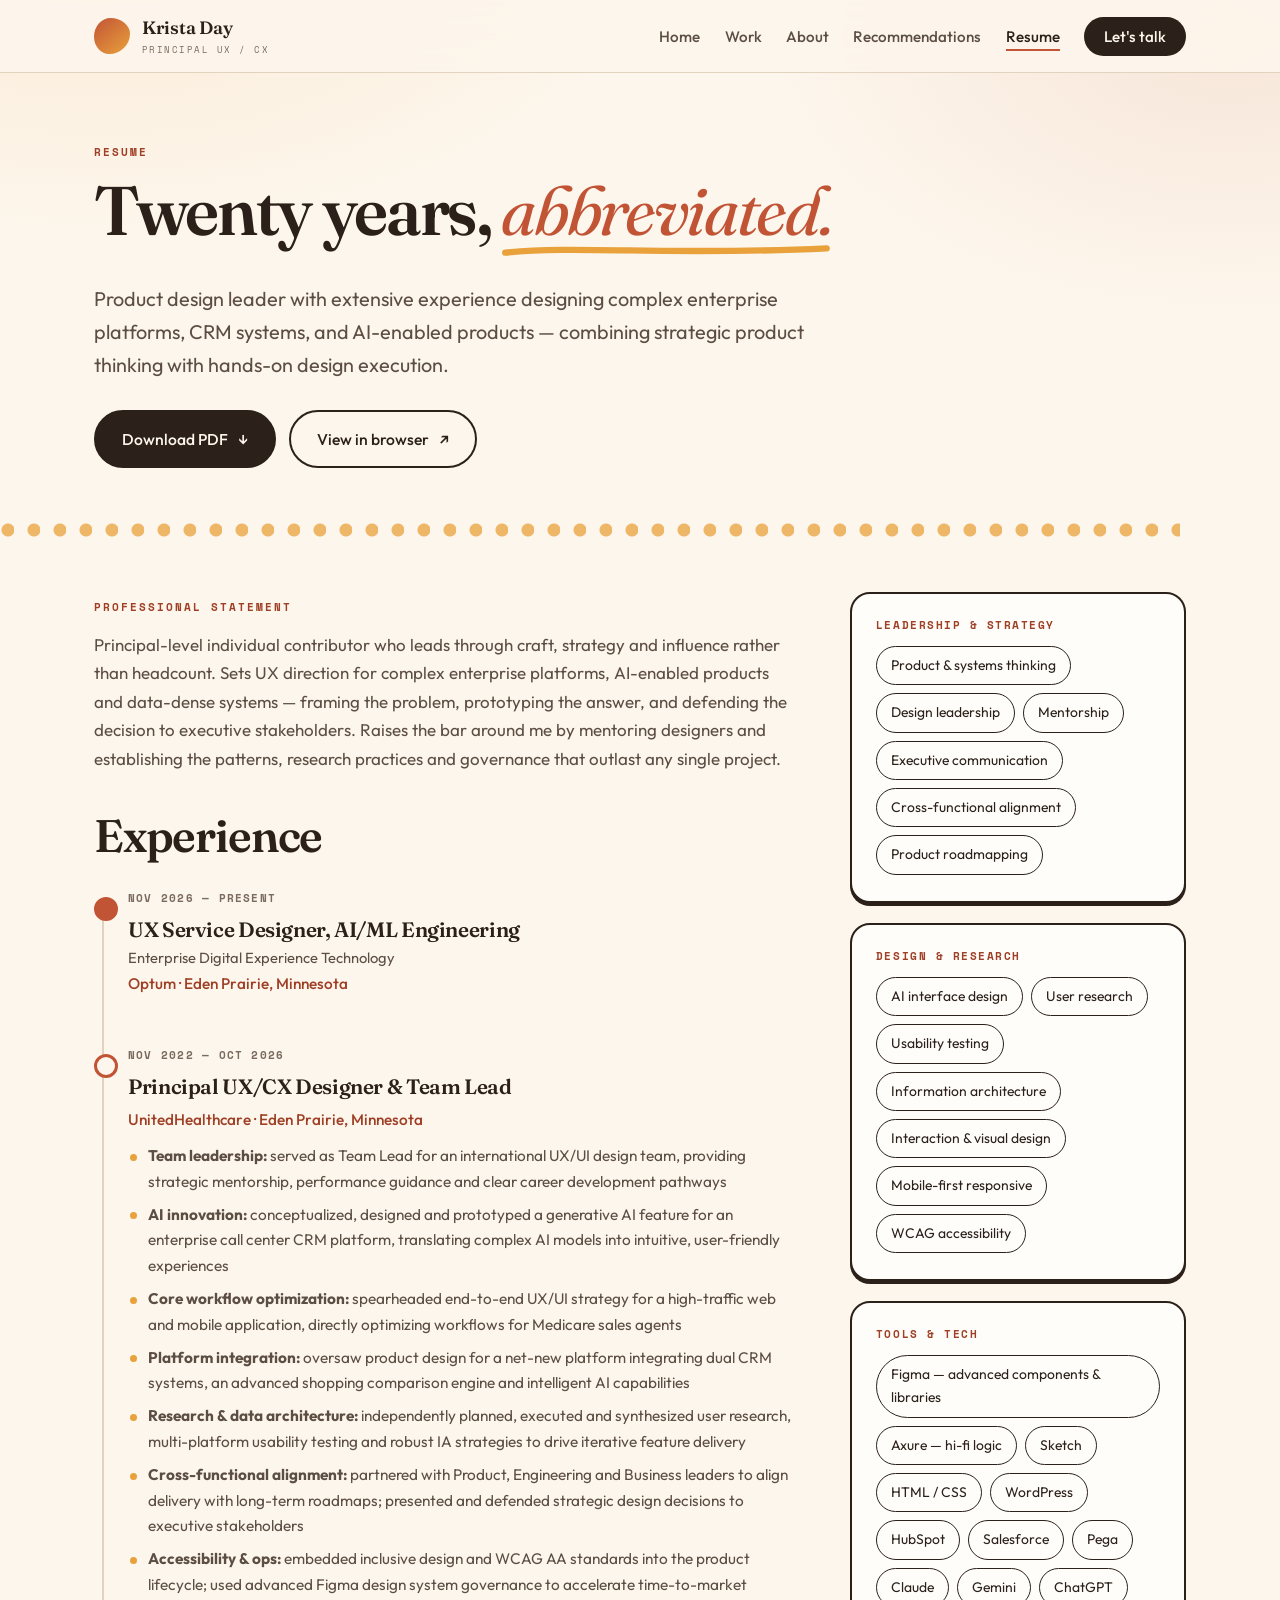
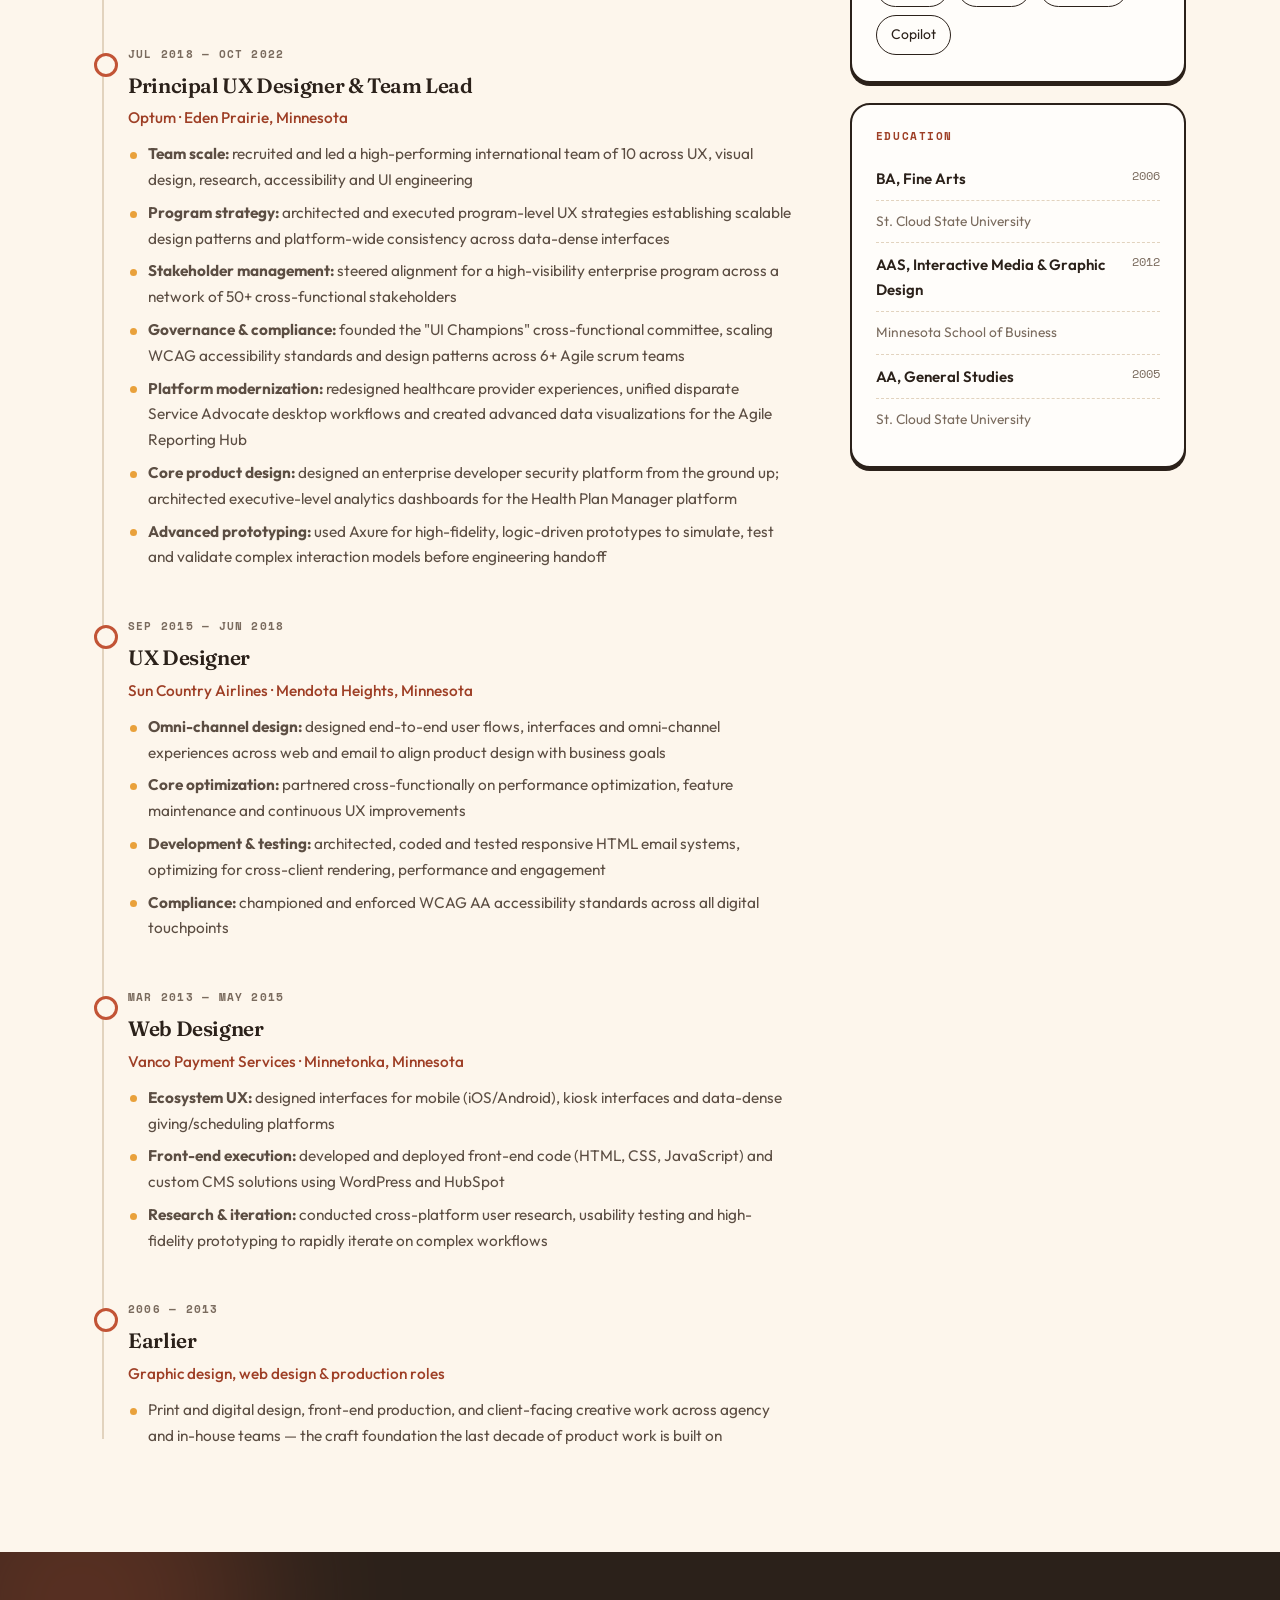
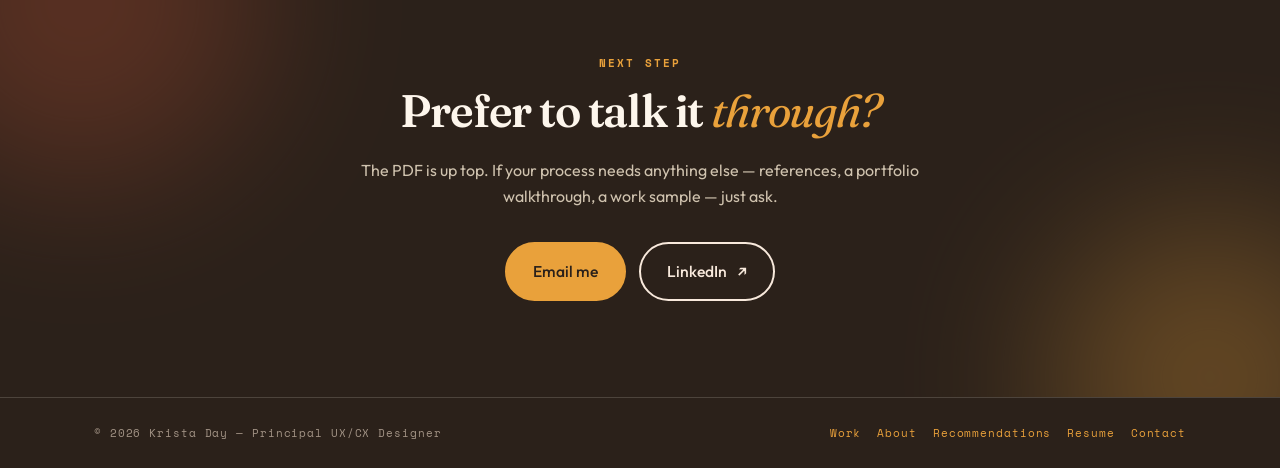
<file: resume.html>
<!DOCTYPE html>
<html lang="en">
<head>
<meta charset="utf-8">
<meta name="viewport" content="width=device-width, initial-scale=1">
<title>Resume — Krista Day, Principal UX/CX Designer</title>
<meta name="description" content="Product design leader with extensive experience designing complex enterprise platforms, CRM systems, and AI-enabled products.">
<link rel="canonical" href="https://kristaday.com/resume.html">
<link rel="icon" href="assets/img/favicon.svg" type="image/svg+xml">
<meta property="og:type" content="website">
<meta property="og:site_name" content="Krista Day">
<meta property="og:url" content="https://kristaday.com/resume.html">
<meta property="og:title" content="Resume — Krista Day, Principal UX/CX Designer">
<meta property="og:description" content="Product design leader with extensive experience designing complex enterprise platforms, CRM systems, and AI-enabled products.">
<meta property="og:image" content="https://kristaday.com/assets/img/og-card.jpg">
<meta property="og:image:width" content="1200">
<meta property="og:image:height" content="630">
<meta property="og:image:alt" content="Krista Day, Principal UX/CX Designer and Strategist — turning complexity into clarity">
<meta name="twitter:card" content="summary_large_image">
<meta name="twitter:title" content="Resume — Krista Day, Principal UX/CX Designer">
<meta name="twitter:description" content="Product design leader with extensive experience designing complex enterprise platforms, CRM systems, and AI-enabled products.">
<meta name="twitter:image" content="https://kristaday.com/assets/img/og-card.jpg">
<link rel="preconnect" href="https://fonts.googleapis.com">
<link rel="preconnect" href="https://fonts.gstatic.com" crossorigin>
<link href="https://fonts.googleapis.com/css2?family=Fraunces:ital,opsz,wght@0,9..144,400;0,9..144,600;0,9..144,700;1,9..144,400&family=Outfit:wght@300;400;500;600&family=Space+Mono:wght@400;700&display=swap" rel="stylesheet">
<link rel="stylesheet" href="assets/style.css">
<!-- Google tag (gtag.js) -->
<script async src="https://www.googletagmanager.com/gtag/js?id=G-N132ZZHLZH"></script>
<script>
  window.dataLayer = window.dataLayer || [];
  function gtag(){dataLayer.push(arguments);}
  gtag('js', new Date());
  gtag('config', 'G-N132ZZHLZH');
</script>
</head>
<body>
<a class="skip" href="#main">Skip to content</a>

<header class="site-head">
  <div class="wrap nav">
    <a class="brand" href="index.html">
      <span class="blob" aria-hidden="true"></span>
      <span><span class="nm">Krista Day</span><span class="rl">Principal UX / CX</span></span>
    </a>
    <button class="burger" aria-expanded="false" aria-controls="navlinks" aria-label="Menu"><span></span><span></span><span></span></button>
    <ul class="navlinks" id="navlinks">
      <li><a href="index.html">Home</a></li>
      <li><a href="work.html">Work</a></li>
      <li><a href="about.html">About</a></li>
      <li><a href="recommendations.html">Recommendations</a></li>
      <li><a href="resume.html">Resume</a></li>
      <li class="cta-li"><a class="nav-cta" href="contact.html">Let's talk</a></li>
    </ul>
  </div>
</header>

<main id="main">

  <section class="sec tight" style="padding-bottom:0">
    <div class="wrap">
      <span class="eyebrow rv">Resume</span>
      <h1 class="rv">Twenty years, <span class="swash">abbreviated.
        <svg class="underline" viewBox="0 0 300 14" preserveAspectRatio="none" aria-hidden="true"><path d="M4 9 C 70 2, 150 12, 296 5"/></svg>
      </span></h1>
      <p class="lede rv" style="margin-top:24px">Product design leader with extensive experience designing complex enterprise platforms, CRM systems, and AI-enabled products — combining strategic product thinking with hands-on design execution.</p>
      <div class="btns rv" style="margin-top:28px">
        <a class="btn" href="assets/Krista-Day-Resume.pdf" download>Download PDF <span class="arr" aria-hidden="true">↓</span></a>
        <a class="btn alt" href="assets/Krista-Day-Resume.pdf" target="_blank" rel="noopener">View in browser <span class="arr" aria-hidden="true">↗</span></a>
      </div>
    </div>
  </section>

  <hr class="squiggle wrap" style="max-width:var(--max)">

  <section class="sec" style="padding-top:0">
    <div class="wrap split">

      <div>
        <div class="rv" style="margin-bottom:38px">
          <span class="eyebrow">Professional statement</span>
          <p style="color:var(--ink-soft);font-size:1.06rem">Principal-level individual contributor who leads through craft, strategy and influence rather than headcount. Sets UX direction for complex enterprise platforms, AI-enabled products and data-dense systems — framing the problem, prototyping the answer, and defending the decision to executive stakeholders. Raises the bar around me by mentoring designers and establishing the patterns, research practices and governance that outlast any single project.</p>
        </div>

        <h2 class="rv" style="margin-bottom:28px">Experience</h2>

        <div class="tl rv">

          <div class="tl-item now">
            <div class="tl-when">Nov 2026 — Present</div>
            <div class="tl-role">UX Service Designer, AI/ML Engineering</div>
            <div class="tl-sub">Enterprise Digital Experience Technology</div>
            <div class="tl-org">Optum · Eden Prairie, Minnesota</div>
          </div>

          <div class="tl-item">
            <div class="tl-when">Nov 2022 — Oct 2026</div>
            <div class="tl-role">Principal UX/CX Designer &amp; Team Lead</div>
            <div class="tl-org">UnitedHealthcare · Eden Prairie, Minnesota</div>
            <ul>
              <li><strong>Team leadership:</strong> served as Team Lead for an international UX/UI design team, providing strategic mentorship, performance guidance and clear career development pathways</li>
              <li><strong>AI innovation:</strong> conceptualized, designed and prototyped a generative AI feature for an enterprise call center CRM platform, translating complex AI models into intuitive, user-friendly experiences</li>
              <li><strong>Core workflow optimization:</strong> spearheaded end-to-end UX/UI strategy for a high-traffic web and mobile application, directly optimizing workflows for Medicare sales agents</li>
              <li><strong>Platform integration:</strong> oversaw product design for a net-new platform integrating dual CRM systems, an advanced shopping comparison engine and intelligent AI capabilities</li>
              <li><strong>Research &amp; data architecture:</strong> independently planned, executed and synthesized user research, multi-platform usability testing and robust IA strategies to drive iterative feature delivery</li>
              <li><strong>Cross-functional alignment:</strong> partnered with Product, Engineering and Business leaders to align delivery with long-term roadmaps; presented and defended strategic design decisions to executive stakeholders</li>
              <li><strong>Accessibility &amp; ops:</strong> embedded inclusive design and WCAG AA standards into the product lifecycle; used advanced Figma design system governance to accelerate time-to-market</li>
            </ul>
          </div>

          <div class="tl-item">
            <div class="tl-when">Jul 2018 — Oct 2022</div>
            <div class="tl-role">Principal UX Designer &amp; Team Lead</div>
            <div class="tl-org">Optum · Eden Prairie, Minnesota</div>
            <ul>
              <li><strong>Team scale:</strong> recruited and led a high-performing international team of 10 across UX, visual design, research, accessibility and UI engineering</li>
              <li><strong>Program strategy:</strong> architected and executed program-level UX strategies establishing scalable design patterns and platform-wide consistency across data-dense interfaces</li>
              <li><strong>Stakeholder management:</strong> steered alignment for a high-visibility enterprise program across a network of 50+ cross-functional stakeholders</li>
              <li><strong>Governance &amp; compliance:</strong> founded the "UI Champions" cross-functional committee, scaling WCAG accessibility standards and design patterns across 6+ Agile scrum teams</li>
              <li><strong>Platform modernization:</strong> redesigned healthcare provider experiences, unified disparate Service Advocate desktop workflows and created advanced data visualizations for the Agile Reporting Hub</li>
              <li><strong>Core product design:</strong> designed an enterprise developer security platform from the ground up; architected executive-level analytics dashboards for the Health Plan Manager platform</li>
              <li><strong>Advanced prototyping:</strong> used Axure for high-fidelity, logic-driven prototypes to simulate, test and validate complex interaction models before engineering handoff</li>
            </ul>
          </div>

          <div class="tl-item">
            <div class="tl-when">Sep 2015 — Jun 2018</div>
            <div class="tl-role">UX Designer</div>
            <div class="tl-org">Sun Country Airlines · Mendota Heights, Minnesota</div>
            <ul>
              <li><strong>Omni-channel design:</strong> designed end-to-end user flows, interfaces and omni-channel experiences across web and email to align product design with business goals</li>
              <li><strong>Core optimization:</strong> partnered cross-functionally on performance optimization, feature maintenance and continuous UX improvements</li>
              <li><strong>Development &amp; testing:</strong> architected, coded and tested responsive HTML email systems, optimizing for cross-client rendering, performance and engagement</li>
              <li><strong>Compliance:</strong> championed and enforced WCAG AA accessibility standards across all digital touchpoints</li>
            </ul>
          </div>

          <div class="tl-item">
            <div class="tl-when">Mar 2013 — May 2015</div>
            <div class="tl-role">Web Designer</div>
            <div class="tl-org">Vanco Payment Services · Minnetonka, Minnesota</div>
            <ul>
              <li><strong>Ecosystem UX:</strong> designed interfaces for mobile (iOS/Android), kiosk interfaces and data-dense giving/scheduling platforms</li>
              <li><strong>Front-end execution:</strong> developed and deployed front-end code (HTML, CSS, JavaScript) and custom CMS solutions using WordPress and HubSpot</li>
              <li><strong>Research &amp; iteration:</strong> conducted cross-platform user research, usability testing and high-fidelity prototyping to rapidly iterate on complex workflows</li>
            </ul>
          </div>

          <div class="tl-item">
            <div class="tl-when">2006 — 2013</div>
            <div class="tl-role">Earlier</div>
            <div class="tl-org">Graphic design, web design &amp; production roles</div>
            <ul>
              <li>Print and digital design, front-end production, and client-facing creative work across agency and in-house teams — the craft foundation the last decade of product work is built on</li>
            </ul>
          </div>

        </div>
      </div>

      <aside class="rv">
        <div class="panel">
          <h4>Leadership &amp; strategy</h4>
          <div class="chips" style="margin-top:0">
            <span class="chip">Product &amp; systems thinking</span><span class="chip">Design leadership</span><span class="chip">Mentorship</span><span class="chip">Executive communication</span><span class="chip">Cross-functional alignment</span><span class="chip">Product roadmapping</span>
          </div>
        </div>
        <div class="panel">
          <h4>Design &amp; research</h4>
          <div class="chips" style="margin-top:0">
            <span class="chip">AI interface design</span><span class="chip">User research</span><span class="chip">Usability testing</span><span class="chip">Information architecture</span><span class="chip">Interaction &amp; visual design</span><span class="chip">Mobile-first responsive</span><span class="chip">WCAG accessibility</span>
          </div>
        </div>
        <div class="panel">
          <h4>Tools &amp; tech</h4>
          <div class="chips" style="margin-top:0">
            <span class="chip">Figma — advanced components &amp; libraries</span><span class="chip">Axure — hi-fi logic</span><span class="chip">Sketch</span><span class="chip">HTML / CSS</span><span class="chip">WordPress</span><span class="chip">HubSpot</span><span class="chip">Salesforce</span><span class="chip">Pega</span><span class="chip">Claude</span><span class="chip">Gemini</span><span class="chip">ChatGPT</span><span class="chip">Copilot</span>
          </div>
        </div>
        <div class="panel">
          <h4>Education</h4>
          <ul>
            <li><strong>BA, Fine Arts</strong><span class="r">2006</span></li>
            <li><span style="color:var(--ink-faint);font-size:.86rem">St. Cloud State University</span></li>
            <li><strong>AAS, Interactive Media &amp; Graphic Design</strong><span class="r">2012</span></li>
            <li><span style="color:var(--ink-faint);font-size:.86rem">Minnesota School of Business</span></li>
            <li><strong>AA, General Studies</strong><span class="r">2005</span></li>
            <li><span style="color:var(--ink-faint);font-size:.86rem">St. Cloud State University</span></li>
          </ul>
        </div>
      </aside>

    </div>
  </section>

  <section class="contact-wrap sec">
    <div class="wrap" style="text-align:center">
      <span class="eyebrow rv" style="color:var(--gold)">Next step</span>
      <h2 class="rv" style="max-width:22ch;margin-inline:auto">Prefer to talk it <em class="fancy" style="color:var(--gold)">through?</em></h2>
      <p class="rv" style="color:#CFC2AE;max-width:52ch;margin:20px auto 32px">The PDF is up top. If your process needs anything else — references, a portfolio walkthrough, a work sample — just ask.</p>
      <div class="btns rv" style="justify-content:center">
        <a class="btn" href="mailto:kristamday@gmail.com?subject=Resume%20request">Email me</a>
        <a class="btn alt" href="https://linkedin.com/in/kristamday" target="_blank" rel="noopener">LinkedIn <span class="arr" aria-hidden="true">↗</span></a>
      </div>
    </div>
  </section>

</main>

<footer class="site-foot">
  <div class="wrap foot">
    <span>© 2026 Krista Day — Principal UX/CX Designer</span>
    <nav aria-label="Footer">
      <a href="work.html">Work</a><a href="about.html">About</a><a href="recommendations.html">Recommendations</a><a href="resume.html">Resume</a><a href="contact.html">Contact</a>
    </nav>
  </div>
</footer>
<script src="assets/site.js"></script>
</body>
</html>
</file>
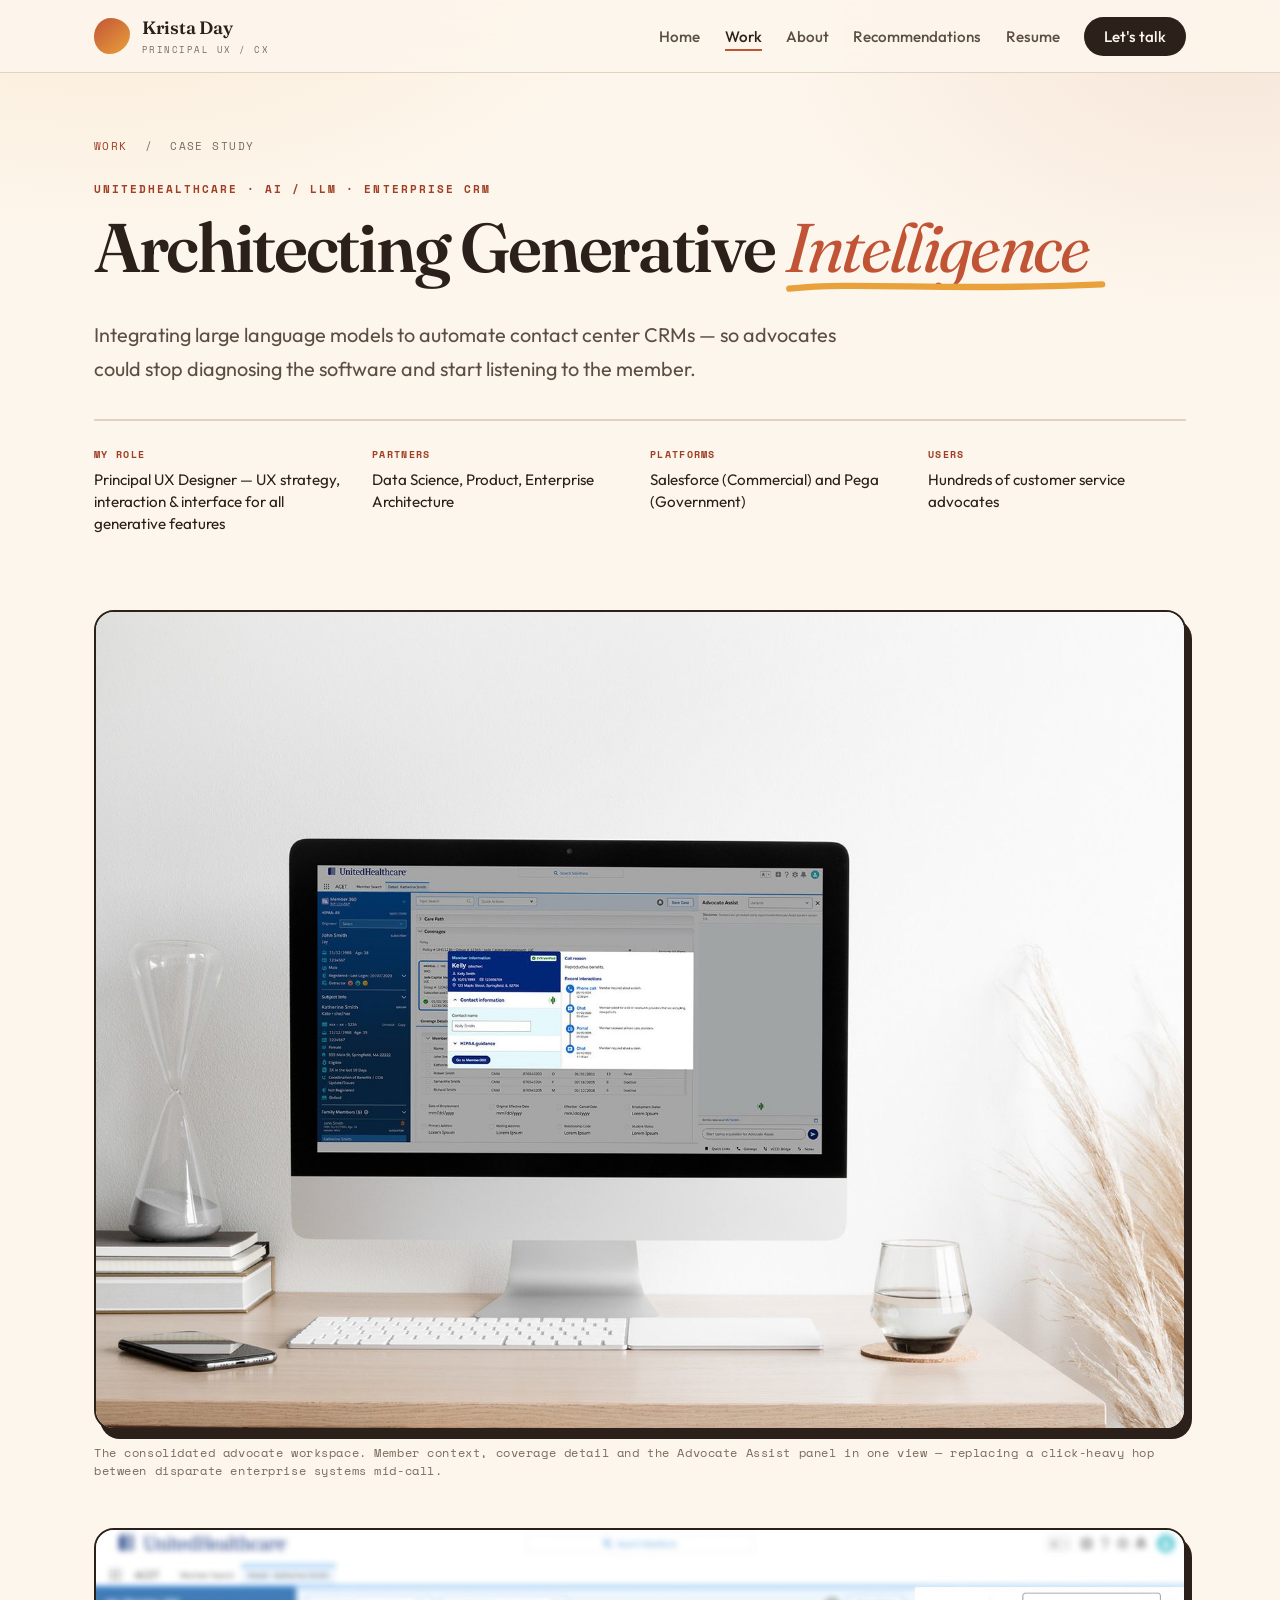
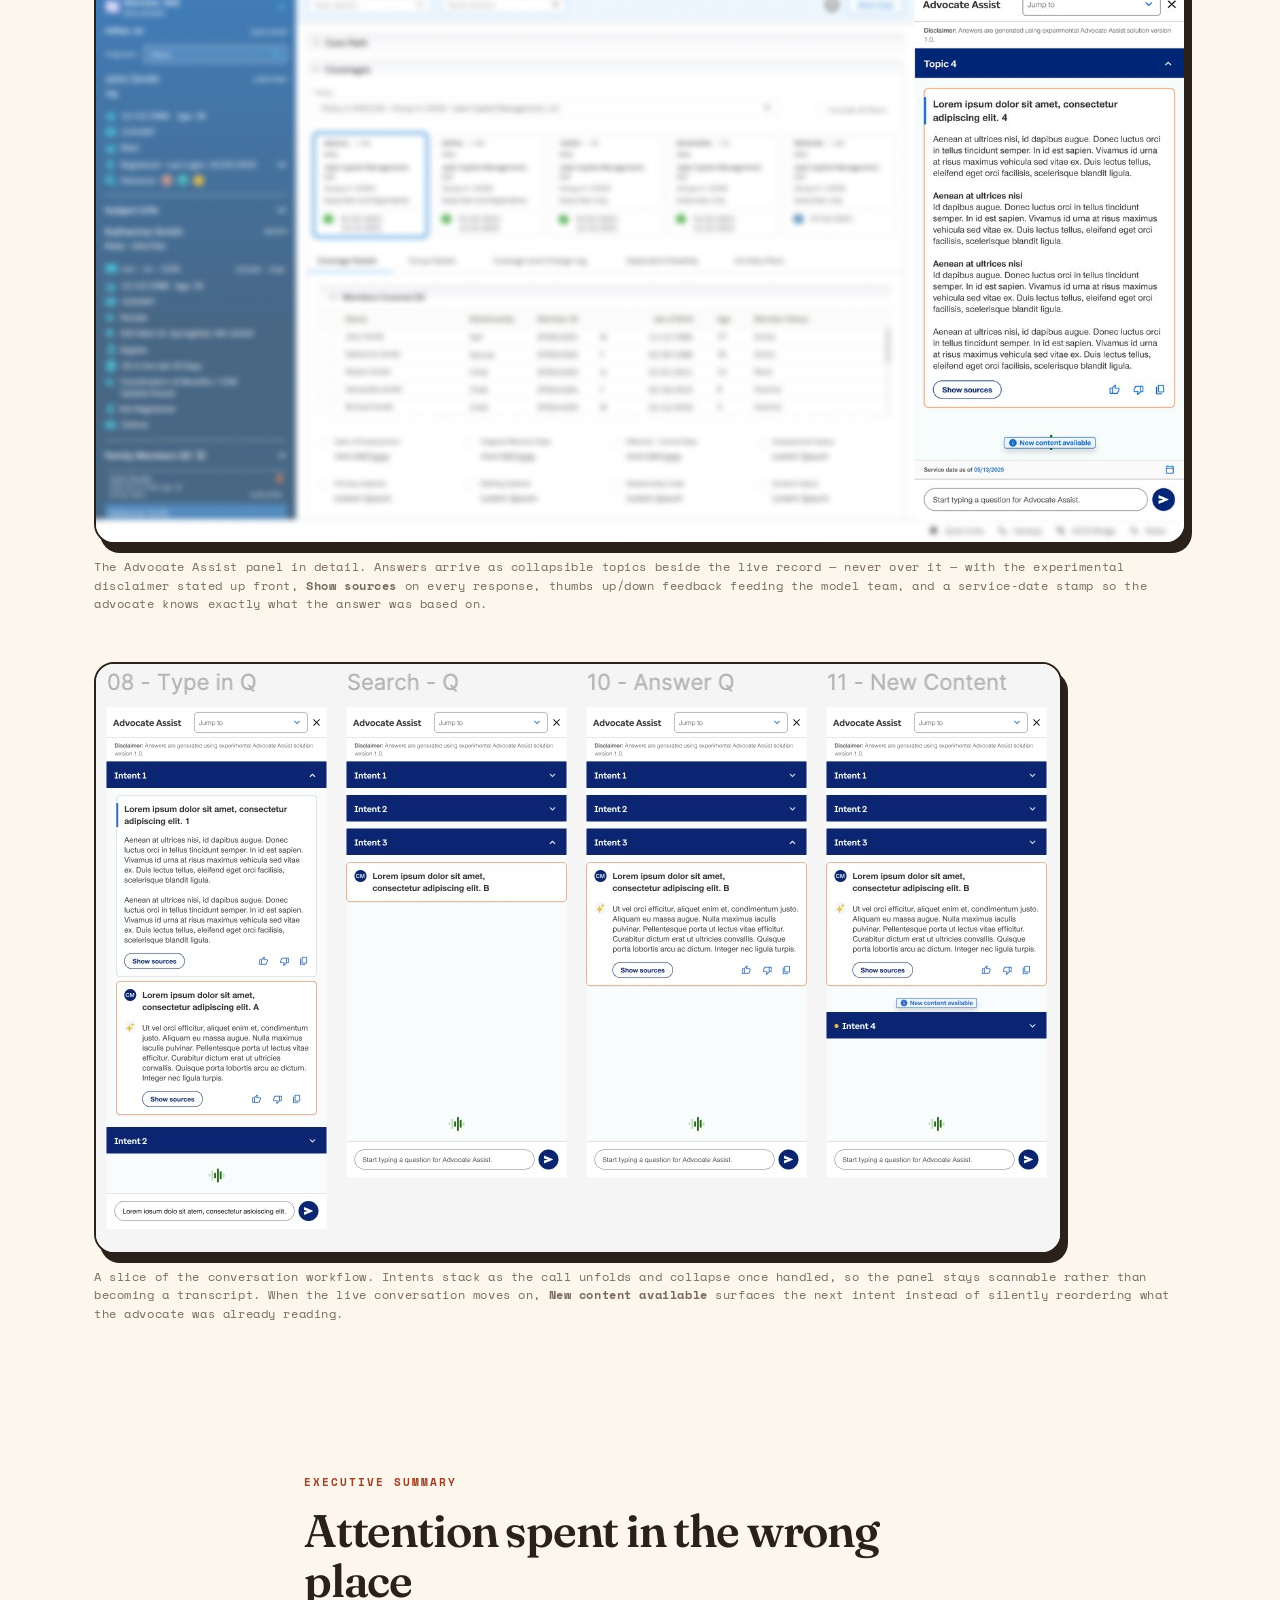
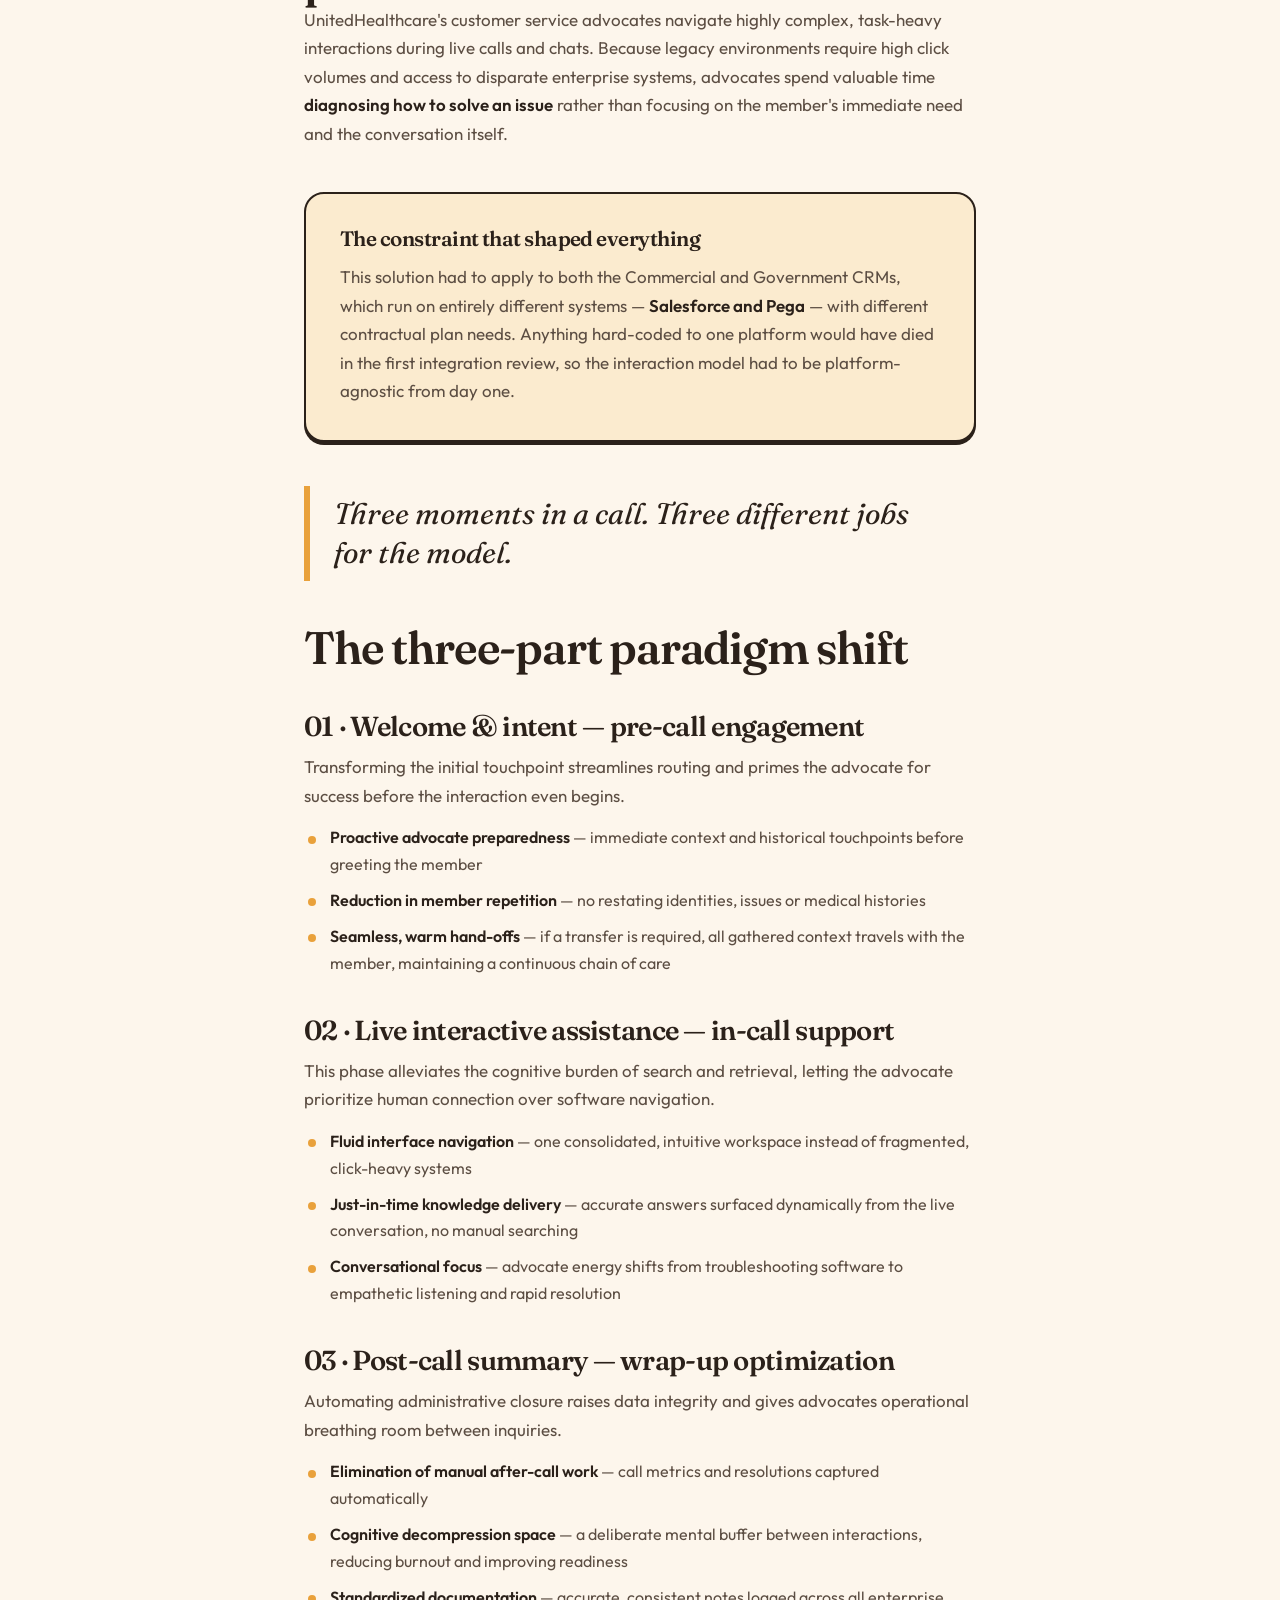
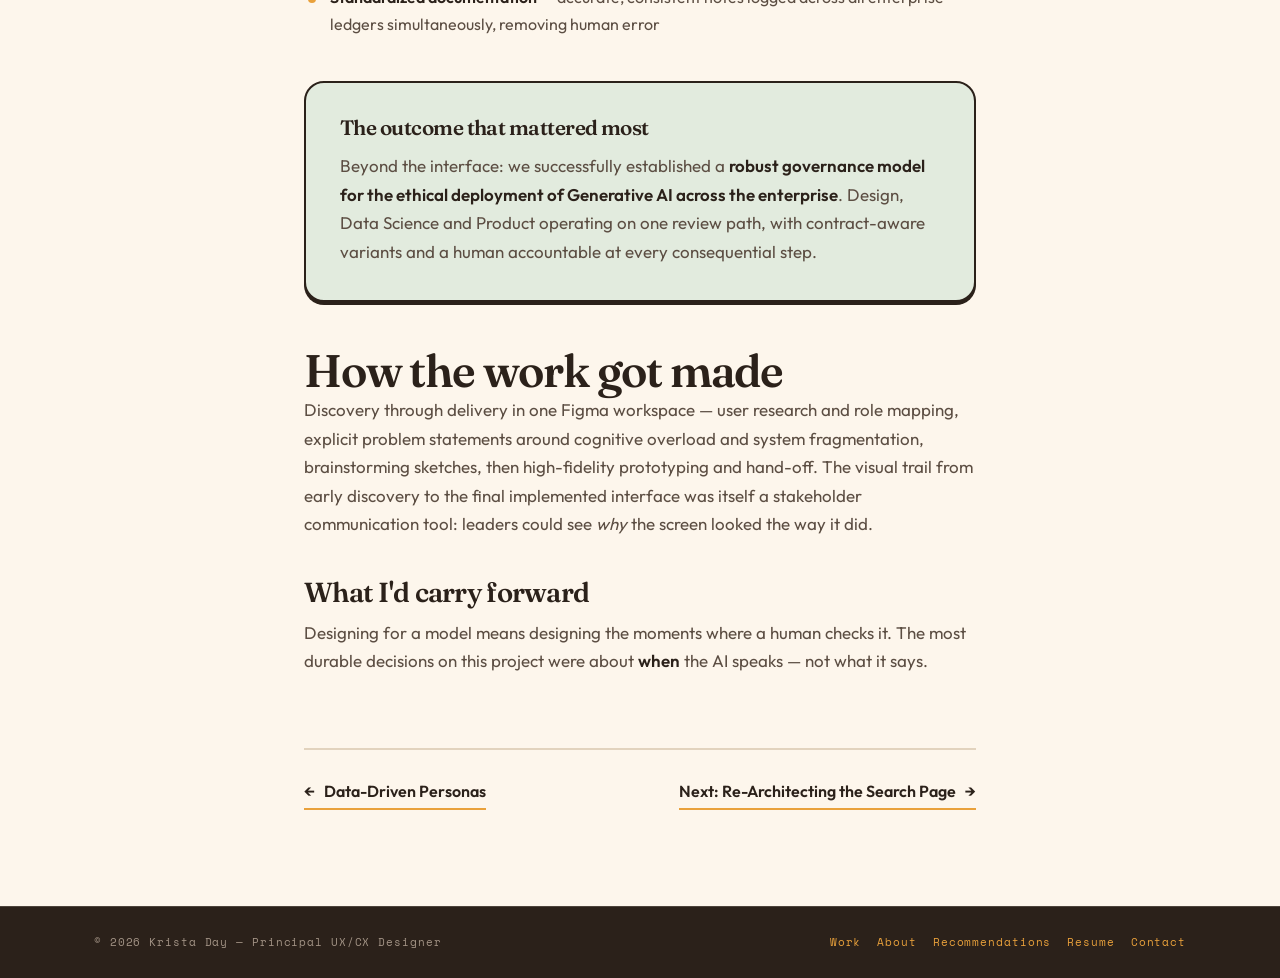
<file: work-generative-ai.html>
<!DOCTYPE html>
<html lang="en">
<head>
<meta charset="utf-8">
<meta name="viewport" content="width=device-width, initial-scale=1">
<title>Architecting Generative Intelligence — Krista Day</title>
<meta name="description" content="Integrating large language models to automate contact center CRMs at UnitedHealthcare — agentive workflows across Salesforce and Pega with an ethical governance model.">
<link rel="canonical" href="https://kristaday.com/work-generative-ai.html">
<link rel="icon" href="assets/img/favicon.svg" type="image/svg+xml">
<meta property="og:type" content="website">
<meta property="og:site_name" content="Krista Day">
<meta property="og:url" content="https://kristaday.com/work-generative-ai.html">
<meta property="og:title" content="Architecting Generative Intelligence — Krista Day">
<meta property="og:description" content="Integrating large language models to automate contact center CRMs at UnitedHealthcare — agentive workflows across Salesforce and Pega with an ethical governance model.">
<meta property="og:image" content="https://kristaday.com/assets/img/og-card.jpg">
<meta property="og:image:width" content="1200">
<meta property="og:image:height" content="630">
<meta property="og:image:alt" content="Krista Day, Principal UX/CX Designer and Strategist — turning complexity into clarity">
<meta name="twitter:card" content="summary_large_image">
<meta name="twitter:title" content="Architecting Generative Intelligence — Krista Day">
<meta name="twitter:description" content="Integrating large language models to automate contact center CRMs at UnitedHealthcare — agentive workflows across Salesforce and Pega with an ethical governance model.">
<meta name="twitter:image" content="https://kristaday.com/assets/img/og-card.jpg">
<link rel="preconnect" href="https://fonts.googleapis.com">
<link rel="preconnect" href="https://fonts.gstatic.com" crossorigin>
<link href="https://fonts.googleapis.com/css2?family=Fraunces:ital,opsz,wght@0,9..144,400;0,9..144,600;0,9..144,700;1,9..144,400&family=Outfit:wght@300;400;500;600&family=Space+Mono:wght@400;700&display=swap" rel="stylesheet">
<link rel="stylesheet" href="assets/style.css">
<!-- Google tag (gtag.js) -->
<script async src="https://www.googletagmanager.com/gtag/js?id=G-N132ZZHLZH"></script>
<script>
  window.dataLayer = window.dataLayer || [];
  function gtag(){dataLayer.push(arguments);}
  gtag('js', new Date());
  gtag('config', 'G-N132ZZHLZH');
</script>
</head>
<body>
<a class="skip" href="#main">Skip to content</a>

<header class="site-head">
  <div class="wrap nav">
    <a class="brand" href="index.html">
      <span class="blob" aria-hidden="true"></span>
      <span><span class="nm">Krista Day</span><span class="rl">Principal UX / CX</span></span>
    </a>
    <button class="burger" aria-expanded="false" aria-controls="navlinks" aria-label="Menu"><span></span><span></span><span></span></button>
    <ul class="navlinks" id="navlinks">
      <li><a href="index.html">Home</a></li>
      <li><a href="work.html">Work</a></li>
      <li><a href="about.html">About</a></li>
      <li><a href="recommendations.html">Recommendations</a></li>
      <li><a href="resume.html">Resume</a></li>
      <li class="cta-li"><a class="nav-cta" href="contact.html">Let's talk</a></li>
    </ul>
  </div>
</header>

<main id="main">

  <section class="case-hero">
    <div class="wrap">
      <p class="crumb rv"><a href="work.html">Work</a> &nbsp;/&nbsp; Case study</p>
      <span class="eyebrow rv">UnitedHealthcare · AI / LLM · Enterprise CRM</span>
      <h1 class="rv">Architecting Generative <span class="swash">Intelligence
        <svg class="underline" viewBox="0 0 300 14" preserveAspectRatio="none" aria-hidden="true"><path d="M4 9 C 70 2, 150 12, 296 5"/></svg>
      </span></h1>
      <p class="lede rv" style="margin-top:24px">Integrating large language models to automate contact center CRMs — so advocates could stop diagnosing the software and start listening to the member.</p>

      <dl class="meta-strip rv">
        <div><dt>My role</dt><dd>Principal UX Designer — UX strategy, interaction &amp; interface for all generative features</dd></div>
        <div><dt>Partners</dt><dd>Data Science, Product, Enterprise Architecture</dd></div>
        <div><dt>Platforms</dt><dd>Salesforce (Commercial) and Pega (Government)</dd></div>
        <div><dt>Users</dt><dd>Hundreds of customer service advocates</dd></div>
      </dl>
    </div>
  </section>

  <section class="sec" style="padding-top:clamp(24px,3vw,40px)">
    <div class="wrap">
      <figure class="rv" style="margin-top:0">
        <img src="assets/img/advocate-assist.jpg" alt="An iMac showing the UnitedHealthcare advocate workspace: member 360 panel on the left, coverage detail in the centre, and the Advocate Assist AI panel docked on the right">
        <figcaption>The consolidated advocate workspace. Member context, coverage detail and the Advocate Assist panel in one view — replacing a click-heavy hop between disparate enterprise systems mid-call.</figcaption>
      </figure>

      <figure class="rv">
        <img src="assets/img/advocate-assist-panel.jpg" alt="Close-up of the Advocate Assist panel docked beside the member record: a disclaimer noting answers are experimental, a collapsible topic card with the generated answer, a Show sources button, thumbs up and down controls, a new content available indicator, and a question input at the bottom" loading="lazy">
        <figcaption>The Advocate Assist panel in detail. Answers arrive as collapsible topics beside the live record — never over it — with the experimental disclaimer stated up front, <strong>Show sources</strong> on every response, thumbs up/down feedback feeding the model team, and a service-date stamp so the advocate knows exactly what the answer was based on.</figcaption>
      </figure>

      <figure class="rv">
        <img src="assets/img/advocate-assist-flow.jpg" alt="Four sequential panel states labelled Type in Q, Search Q, Answer Q and New Content — showing intents collapsing and expanding, an answer appearing under the active intent, and a new content available marker introducing a fourth intent" loading="lazy">
        <figcaption>A slice of the conversation workflow. Intents stack as the call unfolds and collapse once handled, so the panel stays scannable rather than becoming a transcript. When the live conversation moves on, <strong>New content available</strong> surfaces the next intent instead of silently reordering what the advocate was already reading.</figcaption>
      </figure>
    </div>
  </section>

  <section class="sec" style="padding-top:0">
    <div class="narrow prose">

      <div class="rv">
        <span class="eyebrow">Executive summary</span>
        <h2>Attention spent in the wrong place</h2>
        <p>UnitedHealthcare's customer service advocates navigate highly complex, task-heavy interactions during live calls and chats. Because legacy environments require high click volumes and access to disparate enterprise systems, advocates spend valuable time <strong>diagnosing how to solve an issue</strong> rather than focusing on the member's immediate need and the conversation itself.</p>
      </div>

      <div class="callout rv">
        <h3>The constraint that shaped everything</h3>
        <p style="margin-top:10px">This solution had to apply to both the Commercial and Government CRMs, which run on entirely different systems — <strong>Salesforce and Pega</strong> — with different contractual plan needs. Anything hard-coded to one platform would have died in the first integration review, so the interaction model had to be platform-agnostic from day one.</p>
      </div>

      <div class="pull rv">Three moments in a call. Three different jobs for the model.</div>

      <div class="rv">
        <h2>The three-part paradigm shift</h2>

        <h3>01 · Welcome &amp; intent — pre-call engagement</h3>
        <p>Transforming the initial touchpoint streamlines routing and primes the advocate for success before the interaction even begins.</p>
        <ul>
          <li><strong>Proactive advocate preparedness</strong> — immediate context and historical touchpoints before greeting the member</li>
          <li><strong>Reduction in member repetition</strong> — no restating identities, issues or medical histories</li>
          <li><strong>Seamless, warm hand-offs</strong> — if a transfer is required, all gathered context travels with the member, maintaining a continuous chain of care</li>
        </ul>

        <h3>02 · Live interactive assistance — in-call support</h3>
        <p>This phase alleviates the cognitive burden of search and retrieval, letting the advocate prioritize human connection over software navigation.</p>
        <ul>
          <li><strong>Fluid interface navigation</strong> — one consolidated, intuitive workspace instead of fragmented, click-heavy systems</li>
          <li><strong>Just-in-time knowledge delivery</strong> — accurate answers surfaced dynamically from the live conversation, no manual searching</li>
          <li><strong>Conversational focus</strong> — advocate energy shifts from troubleshooting software to empathetic listening and rapid resolution</li>
        </ul>

        <h3>03 · Post-call summary — wrap-up optimization</h3>
        <p>Automating administrative closure raises data integrity and gives advocates operational breathing room between inquiries.</p>
        <ul>
          <li><strong>Elimination of manual after-call work</strong> — call metrics and resolutions captured automatically</li>
          <li><strong>Cognitive decompression space</strong> — a deliberate mental buffer between interactions, reducing burnout and improving readiness</li>
          <li><strong>Standardized documentation</strong> — accurate, consistent notes logged across all enterprise ledgers simultaneously, removing human error</li>
        </ul>
      </div>

      <div class="callout sage rv">
        <h3>The outcome that mattered most</h3>
        <p style="margin-top:10px">Beyond the interface: we successfully established a <strong>robust governance model for the ethical deployment of Generative AI across the enterprise</strong>. Design, Data Science and Product operating on one review path, with contract-aware variants and a human accountable at every consequential step.</p>
      </div>

      <div class="rv">
        <h2>How the work got made</h2>
        <p>Discovery through delivery in one Figma workspace — user research and role mapping, explicit problem statements around cognitive overload and system fragmentation, brainstorming sketches, then high-fidelity prototyping and hand-off. The visual trail from early discovery to the final implemented interface was itself a stakeholder communication tool: leaders could see <em>why</em> the screen looked the way it did.</p>
      </div>

      <div class="rv">
        <h3>What I'd carry forward</h3>
        <p>Designing for a model means designing the moments where a human checks it. The most durable decisions on this project were about <strong>when</strong> the AI speaks — not what it says.</p>
      </div>

      <div class="nextprev rv">
        <a class="textlink" href="work-personas.html"><span aria-hidden="true">←</span> Data-Driven Personas</a>
        <a class="textlink" href="work-search.html">Next: Re-Architecting the Search Page <span aria-hidden="true">→</span></a>
      </div>

    </div>
  </section>

</main>

<footer class="site-foot">
  <div class="wrap foot">
    <span>© 2026 Krista Day — Principal UX/CX Designer</span>
    <nav aria-label="Footer">
      <a href="work.html">Work</a><a href="about.html">About</a><a href="recommendations.html">Recommendations</a><a href="resume.html">Resume</a><a href="contact.html">Contact</a>
    </nav>
  </div>
</footer>
<script src="assets/site.js"></script>
</body>
</html>
</file>
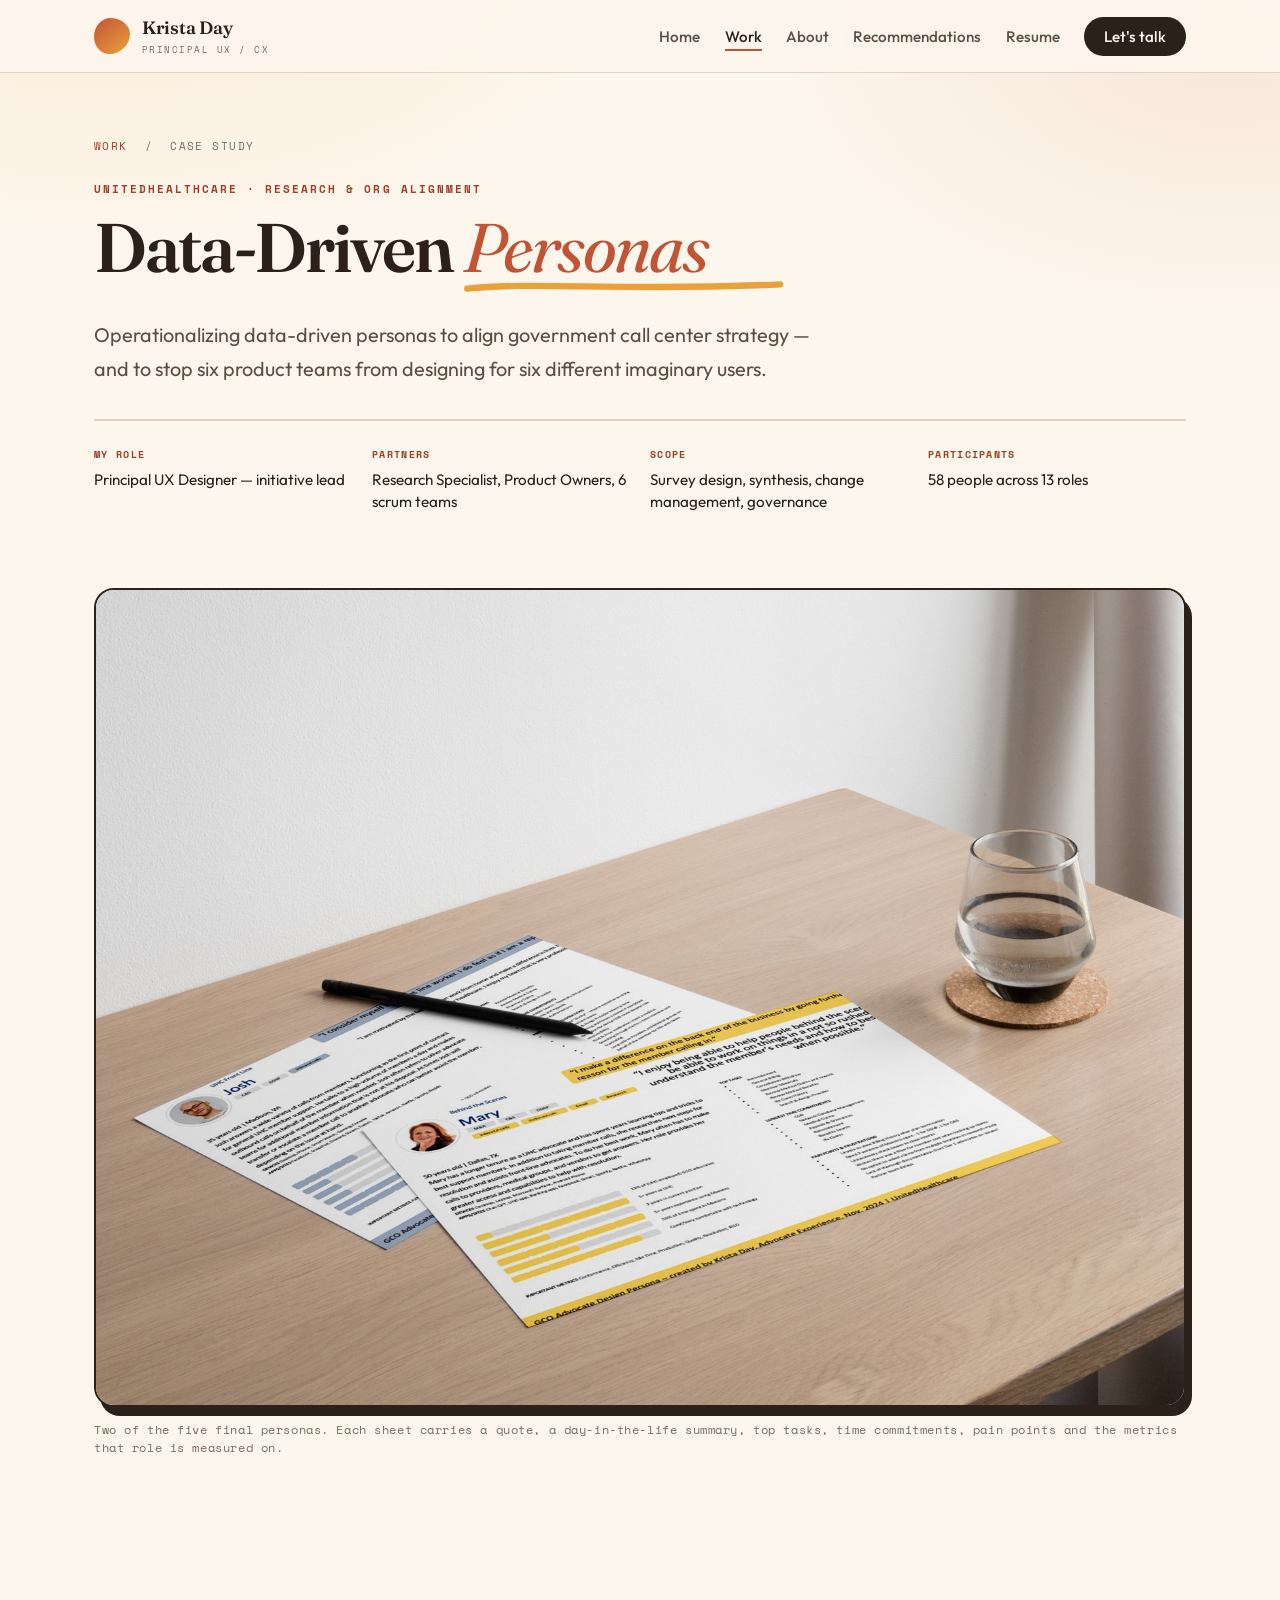
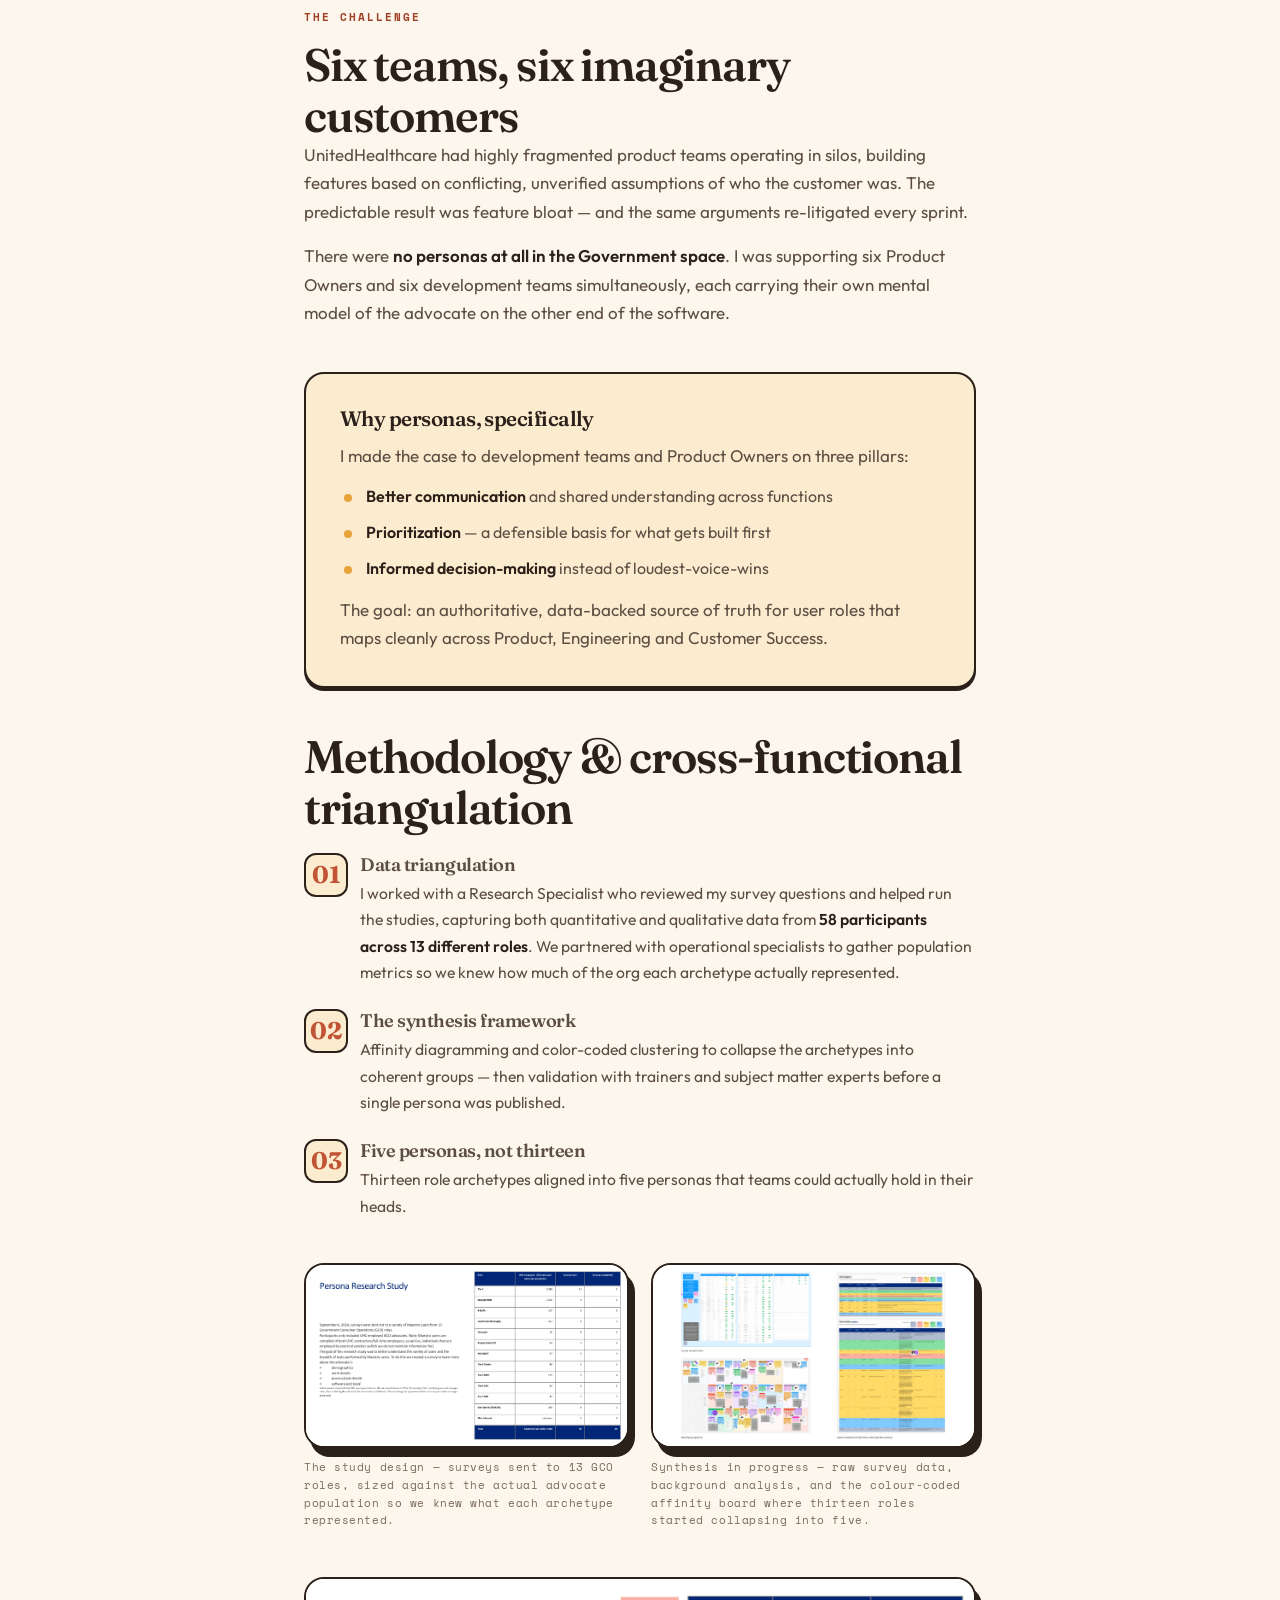
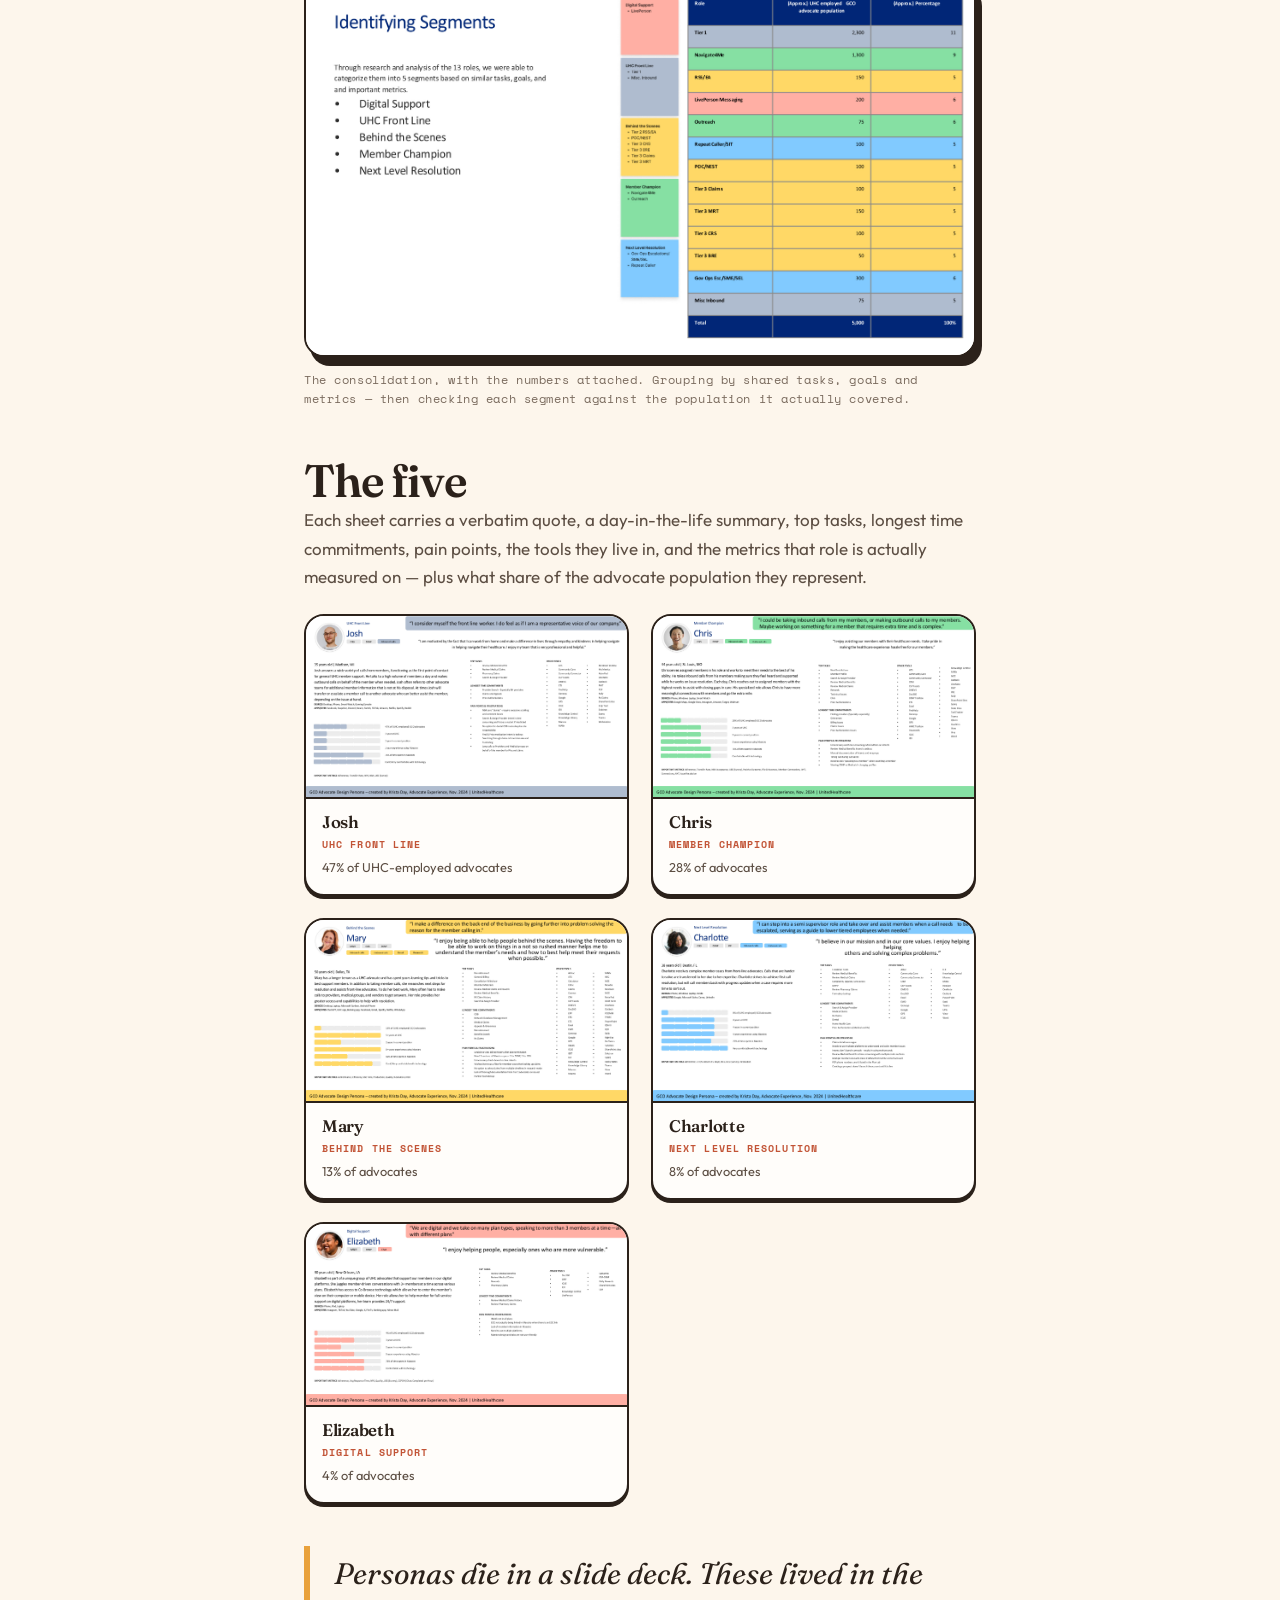
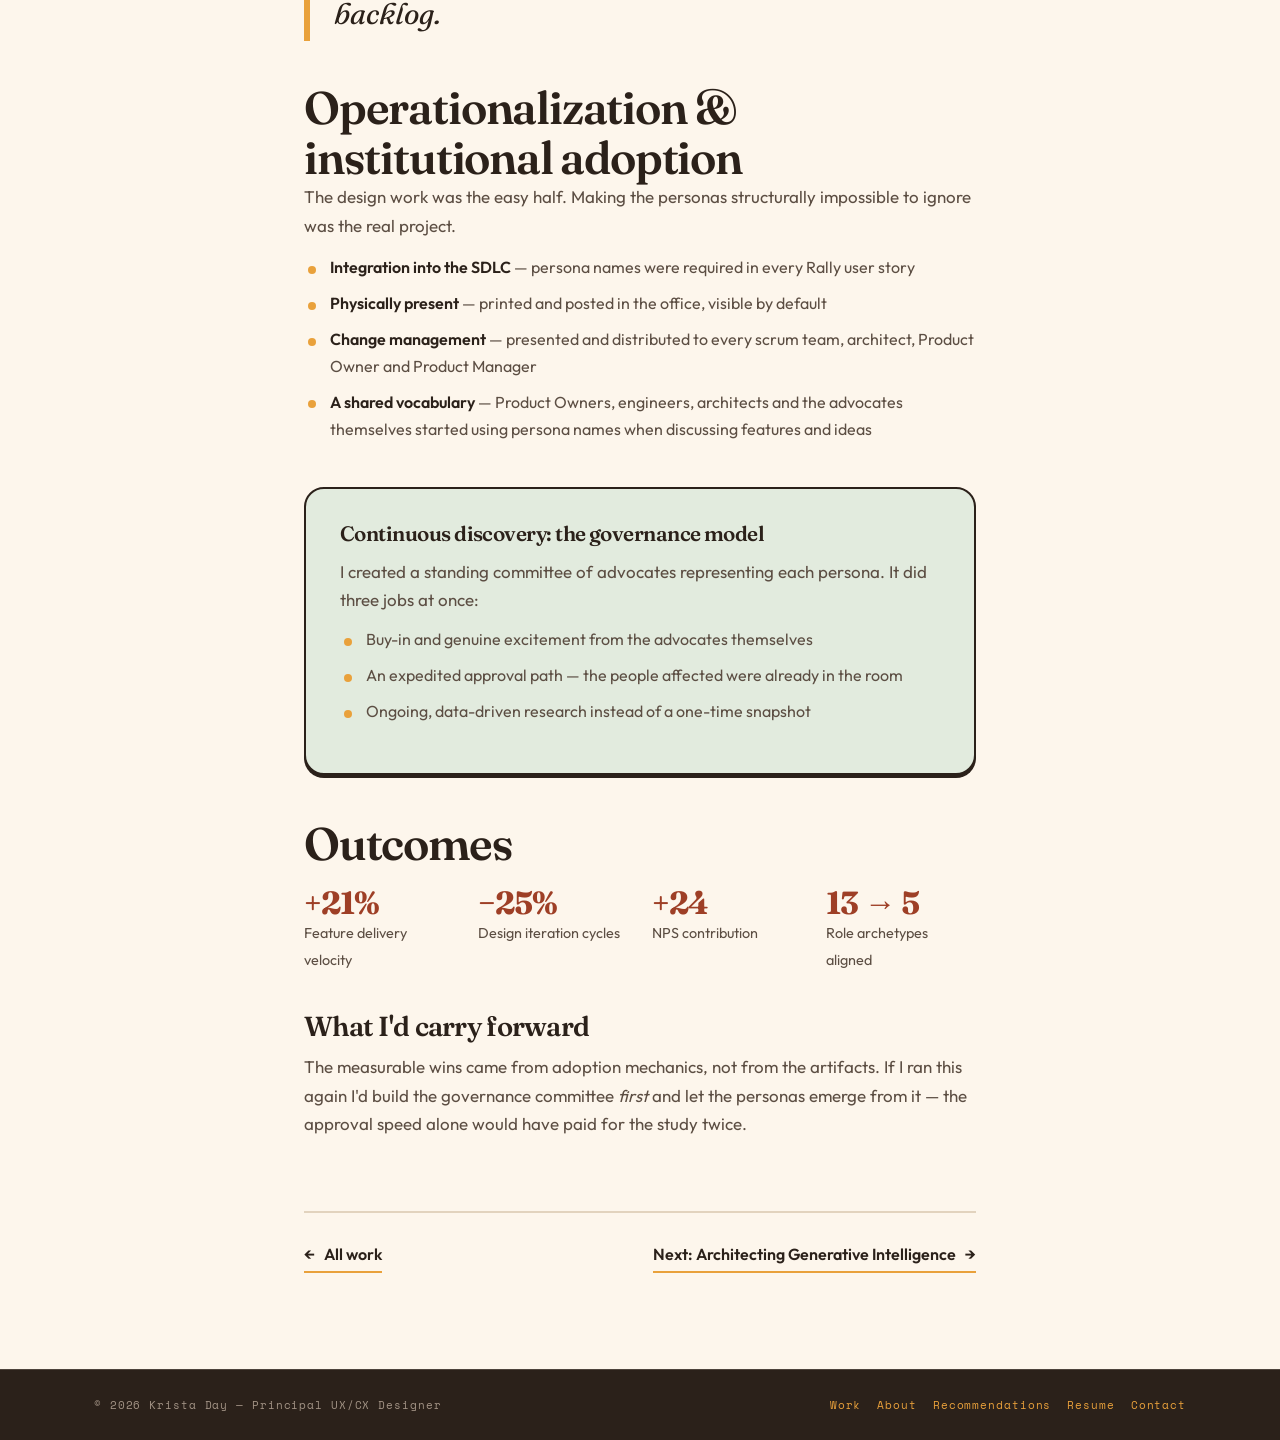
<file: work-personas.html>
<!DOCTYPE html>
<html lang="en">
<head>
<meta charset="utf-8">
<meta name="viewport" content="width=device-width, initial-scale=1">
<title>Data-Driven Personas — Krista Day</title>
<meta name="description" content="Operationalizing data-driven personas to align government call center strategy at UnitedHealthcare: +21% velocity, −25% design iterations, +24 NPS.">
<link rel="canonical" href="https://kristaday.com/work-personas.html">
<link rel="icon" href="assets/img/favicon.svg" type="image/svg+xml">
<meta property="og:type" content="website">
<meta property="og:site_name" content="Krista Day">
<meta property="og:url" content="https://kristaday.com/work-personas.html">
<meta property="og:title" content="Data-Driven Personas — Krista Day">
<meta property="og:description" content="Operationalizing data-driven personas to align government call center strategy at UnitedHealthcare: +21% velocity, −25% design iterations, +24 NPS.">
<meta property="og:image" content="https://kristaday.com/assets/img/og-card.jpg">
<meta property="og:image:width" content="1200">
<meta property="og:image:height" content="630">
<meta property="og:image:alt" content="Krista Day, Principal UX/CX Designer and Strategist — turning complexity into clarity">
<meta name="twitter:card" content="summary_large_image">
<meta name="twitter:title" content="Data-Driven Personas — Krista Day">
<meta name="twitter:description" content="Operationalizing data-driven personas to align government call center strategy at UnitedHealthcare: +21% velocity, −25% design iterations, +24 NPS.">
<meta name="twitter:image" content="https://kristaday.com/assets/img/og-card.jpg">
<link rel="preconnect" href="https://fonts.googleapis.com">
<link rel="preconnect" href="https://fonts.gstatic.com" crossorigin>
<link href="https://fonts.googleapis.com/css2?family=Fraunces:ital,opsz,wght@0,9..144,400;0,9..144,600;0,9..144,700;1,9..144,400&family=Outfit:wght@300;400;500;600&family=Space+Mono:wght@400;700&display=swap" rel="stylesheet">
<link rel="stylesheet" href="assets/style.css">
<!-- Google tag (gtag.js) -->
<script async src="https://www.googletagmanager.com/gtag/js?id=G-N132ZZHLZH"></script>
<script>
  window.dataLayer = window.dataLayer || [];
  function gtag(){dataLayer.push(arguments);}
  gtag('js', new Date());
  gtag('config', 'G-N132ZZHLZH');
</script>
</head>
<body>
<a class="skip" href="#main">Skip to content</a>

<header class="site-head">
  <div class="wrap nav">
    <a class="brand" href="index.html">
      <span class="blob" aria-hidden="true"></span>
      <span><span class="nm">Krista Day</span><span class="rl">Principal UX / CX</span></span>
    </a>
    <button class="burger" aria-expanded="false" aria-controls="navlinks" aria-label="Menu"><span></span><span></span><span></span></button>
    <ul class="navlinks" id="navlinks">
      <li><a href="index.html">Home</a></li>
      <li><a href="work.html">Work</a></li>
      <li><a href="about.html">About</a></li>
      <li><a href="recommendations.html">Recommendations</a></li>
      <li><a href="resume.html">Resume</a></li>
      <li class="cta-li"><a class="nav-cta" href="contact.html">Let's talk</a></li>
    </ul>
  </div>
</header>

<main id="main">

  <section class="case-hero">
    <div class="wrap">
      <p class="crumb rv"><a href="work.html">Work</a> &nbsp;/&nbsp; Case study</p>
      <span class="eyebrow rv">UnitedHealthcare · Research &amp; org alignment</span>
      <h1 class="rv">Data-Driven <span class="swash">Personas
        <svg class="underline" viewBox="0 0 300 14" preserveAspectRatio="none" aria-hidden="true"><path d="M4 9 C 70 2, 150 12, 296 5"/></svg>
      </span></h1>
      <p class="lede rv" style="margin-top:24px">Operationalizing data-driven personas to align government call center strategy — and to stop six product teams from designing for six different imaginary users.</p>

      <dl class="meta-strip rv">
        <div><dt>My role</dt><dd>Principal UX Designer — initiative lead</dd></div>
        <div><dt>Partners</dt><dd>Research Specialist, Product Owners, 6 scrum teams</dd></div>
        <div><dt>Scope</dt><dd>Survey design, synthesis, change management, governance</dd></div>
        <div><dt>Participants</dt><dd>58 people across 13 roles</dd></div>
      </dl>
    </div>
  </section>

  <section class="sec" style="padding-top:clamp(24px,3vw,40px)">
    <div class="wrap">
      <figure class="rv" style="margin-top:0">
        <img src="assets/img/personas-sheets.jpg" alt="Two finished persona sheets — Josh, a UHC front line advocate, and Mary, a behind-the-scenes advocate — printed and laid out on a desk">
        <figcaption>Two of the five final personas. Each sheet carries a quote, a day-in-the-life summary, top tasks, time commitments, pain points and the metrics that role is measured on.</figcaption>
      </figure>
    </div>
  </section>

  <section class="sec" style="padding-top:0">
    <div class="narrow prose">

      <div class="rv">
        <span class="eyebrow">The challenge</span>
        <h2>Six teams, six imaginary customers</h2>
        <p>UnitedHealthcare had highly fragmented product teams operating in silos, building features based on conflicting, unverified assumptions of who the customer was. The predictable result was feature bloat — and the same arguments re-litigated every sprint.</p>
        <p>There were <strong>no personas at all in the Government space</strong>. I was supporting six Product Owners and six development teams simultaneously, each carrying their own mental model of the advocate on the other end of the software.</p>
      </div>

      <div class="callout rv">
        <h3>Why personas, specifically</h3>
        <p style="margin-top:10px">I made the case to development teams and Product Owners on three pillars:</p>
        <ul style="margin-top:12px">
          <li><strong>Better communication</strong> and shared understanding across functions</li>
          <li><strong>Prioritization</strong> — a defensible basis for what gets built first</li>
          <li><strong>Informed decision-making</strong> instead of loudest-voice-wins</li>
        </ul>
        <p style="margin-top:14px">The goal: an authoritative, data-backed source of truth for user roles that maps cleanly across Product, Engineering and Customer Success.</p>
      </div>

      <div class="rv">
        <h2>Methodology &amp; cross-functional triangulation</h2>
        <ol class="steps">
          <li>
            <h4>Data triangulation</h4>
            <p>I worked with a Research Specialist who reviewed my survey questions and helped run the studies, capturing both quantitative and qualitative data from <strong>58 participants across 13 different roles</strong>. We partnered with operational specialists to gather population metrics so we knew how much of the org each archetype actually represented.</p>
          </li>
          <li>
            <h4>The synthesis framework</h4>
            <p>Affinity diagramming and color-coded clustering to collapse the archetypes into coherent groups — then validation with trainers and subject matter experts before a single persona was published.</p>
          </li>
          <li>
            <h4>Five personas, not thirteen</h4>
            <p>Thirteen role archetypes aligned into five personas that teams could actually hold in their heads.</p>
          </li>
        </ol>
      </div>

      <div class="fig-grid rv">
        <figure>
          <img src="assets/img/deck-research-study.jpg" alt="Study design slide: 78 surveys sent across 13 Government Consumer Operations roles, 58 completed, with advocate population counts per role" loading="lazy">
          <figcaption>The study design — surveys sent to 13 GCO roles, sized against the actual advocate population so we knew what each archetype represented.</figcaption>
        </figure>
        <figure>
          <img src="assets/img/deck-synthesis.jpg" alt="Four research artifacts: survey response data, an affinity clustering board of colour-coded notes, and background data analysis tables" loading="lazy">
          <figcaption>Synthesis in progress — raw survey data, background analysis, and the colour-coded affinity board where thirteen roles started collapsing into five.</figcaption>
        </figure>
      </div>

      <figure class="rv">
        <img src="assets/img/deck-segments.jpg" alt="Identifying Segments slide showing the 13 roles grouped into five colour-coded segments alongside a table of advocate population and percentage per role" loading="lazy">
        <figcaption>The consolidation, with the numbers attached. Grouping by shared tasks, goals and metrics — then checking each segment against the population it actually covered.</figcaption>
      </figure>

      <div class="rv">
        <h2>The five</h2>
        <p>Each sheet carries a verbatim quote, a day-in-the-life summary, top tasks, longest time commitments, pain points, the tools they live in, and the metrics that role is actually measured on — plus what share of the advocate population they represent.</p>
        <div class="persona-grid">
          <a href="assets/img/persona-josh.jpg" target="_blank" rel="noopener">
            <img src="assets/img/persona-josh.jpg" alt="Persona sheet for Josh, UHC Front Line, 35, Madison WI" loading="lazy">
            <div class="pmeta"><div class="pname">Josh</div><div class="prole">UHC Front Line</div><div class="pshare">47% of UHC-employed advocates</div></div>
          </a>
          <a href="assets/img/persona-chris.jpg" target="_blank" rel="noopener">
            <img src="assets/img/persona-chris.jpg" alt="Persona sheet for Chris, Member Champion, 44, St. Louis MO" loading="lazy">
            <div class="pmeta"><div class="pname">Chris</div><div class="prole">Member Champion</div><div class="pshare">28% of advocates</div></div>
          </a>
          <a href="assets/img/persona-mary.jpg" target="_blank" rel="noopener">
            <img src="assets/img/persona-mary.jpg" alt="Persona sheet for Mary, Behind the Scenes, 50, Dallas TX" loading="lazy">
            <div class="pmeta"><div class="pname">Mary</div><div class="prole">Behind the Scenes</div><div class="pshare">13% of advocates</div></div>
          </a>
          <a href="assets/img/persona-charlotte.jpg" target="_blank" rel="noopener">
            <img src="assets/img/persona-charlotte.jpg" alt="Persona sheet for Charlotte, Next Level Resolution, 38, Destin FL" loading="lazy">
            <div class="pmeta"><div class="pname">Charlotte</div><div class="prole">Next Level Resolution</div><div class="pshare">8% of advocates</div></div>
          </a>
          <a href="assets/img/persona-elizabeth.jpg" target="_blank" rel="noopener">
            <img src="assets/img/persona-elizabeth.jpg" alt="Persona sheet for Elizabeth, Digital Support, 30, New Orleans LA" loading="lazy">
            <div class="pmeta"><div class="pname">Elizabeth</div><div class="prole">Digital Support</div><div class="pshare">4% of advocates</div></div>
          </a>
        </div>
      </div>

      <div class="pull rv">Personas die in a slide deck. These lived in the backlog.</div>

      <div class="rv">
        <h2>Operationalization &amp; institutional adoption</h2>
        <p>The design work was the easy half. Making the personas structurally impossible to ignore was the real project.</p>
        <ul>
          <li><strong>Integration into the SDLC</strong> — persona names were required in every Rally user story</li>
          <li><strong>Physically present</strong> — printed and posted in the office, visible by default</li>
          <li><strong>Change management</strong> — presented and distributed to every scrum team, architect, Product Owner and Product Manager</li>
          <li><strong>A shared vocabulary</strong> — Product Owners, engineers, architects and the advocates themselves started using persona names when discussing features and ideas</li>
        </ul>
      </div>

      <div class="callout sage rv">
        <h3>Continuous discovery: the governance model</h3>
        <p style="margin-top:10px">I created a standing committee of advocates representing each persona. It did three jobs at once:</p>
        <ul style="margin-top:12px">
          <li>Buy-in and genuine excitement from the advocates themselves</li>
          <li>An expedited approval path — the people affected were already in the room</li>
          <li>Ongoing, data-driven research instead of a one-time snapshot</li>
        </ul>
      </div>

      <div class="rv">
        <h2>Outcomes</h2>
        <div class="outcomes">
          <div><b>+21%</b><span>Feature delivery velocity</span></div>
          <div><b>−25%</b><span>Design iteration cycles</span></div>
          <div><b>+24</b><span>NPS contribution</span></div>
          <div><b>13 → 5</b><span>Role archetypes aligned</span></div>
        </div>
      </div>

      <div class="rv">
        <h3>What I'd carry forward</h3>
        <p>The measurable wins came from adoption mechanics, not from the artifacts. If I ran this again I'd build the governance committee <em>first</em> and let the personas emerge from it — the approval speed alone would have paid for the study twice.</p>
      </div>

      <div class="nextprev rv">
        <a class="textlink" href="work.html"><span aria-hidden="true">←</span> All work</a>
        <a class="textlink" href="work-generative-ai.html">Next: Architecting Generative Intelligence <span aria-hidden="true">→</span></a>
      </div>

    </div>
  </section>

</main>

<footer class="site-foot">
  <div class="wrap foot">
    <span>© 2026 Krista Day — Principal UX/CX Designer</span>
    <nav aria-label="Footer">
      <a href="work.html">Work</a><a href="about.html">About</a><a href="recommendations.html">Recommendations</a><a href="resume.html">Resume</a><a href="contact.html">Contact</a>
    </nav>
  </div>
</footer>
<script src="assets/site.js"></script>
</body>
</html>
</file>
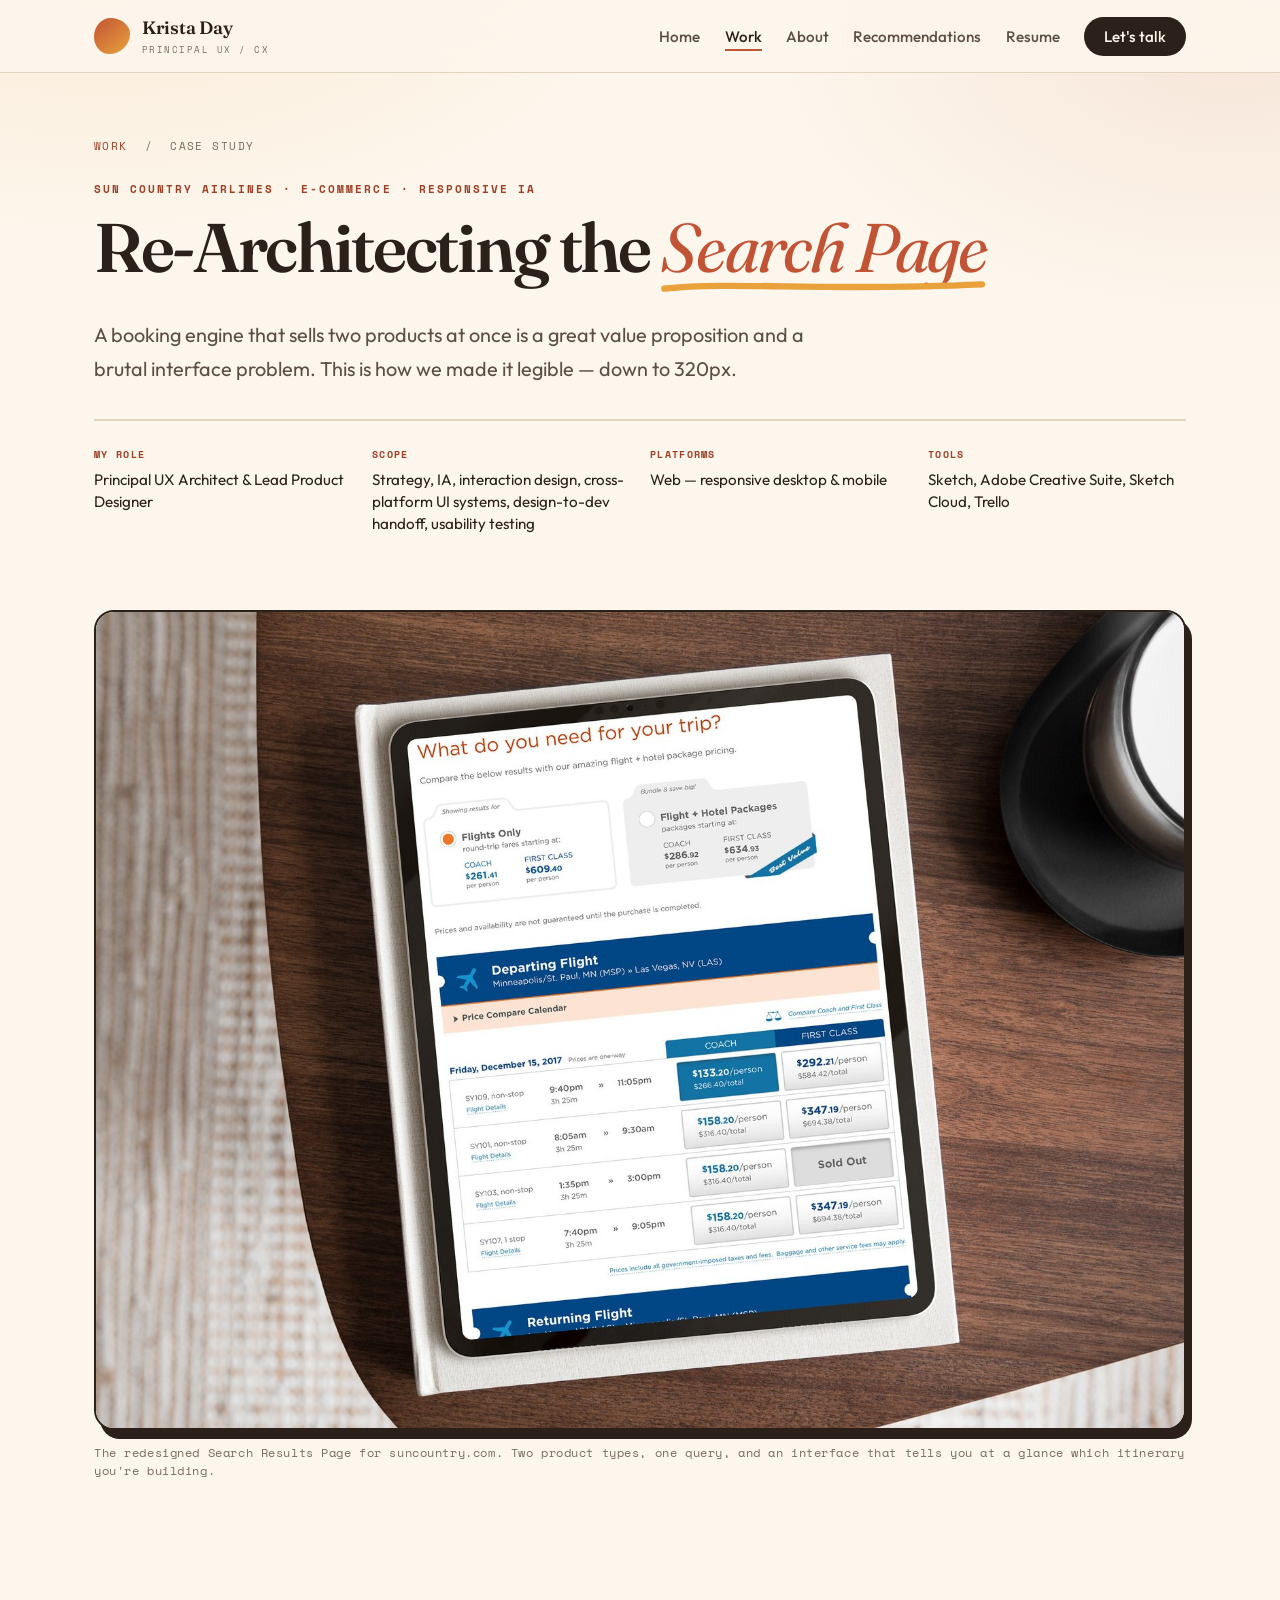
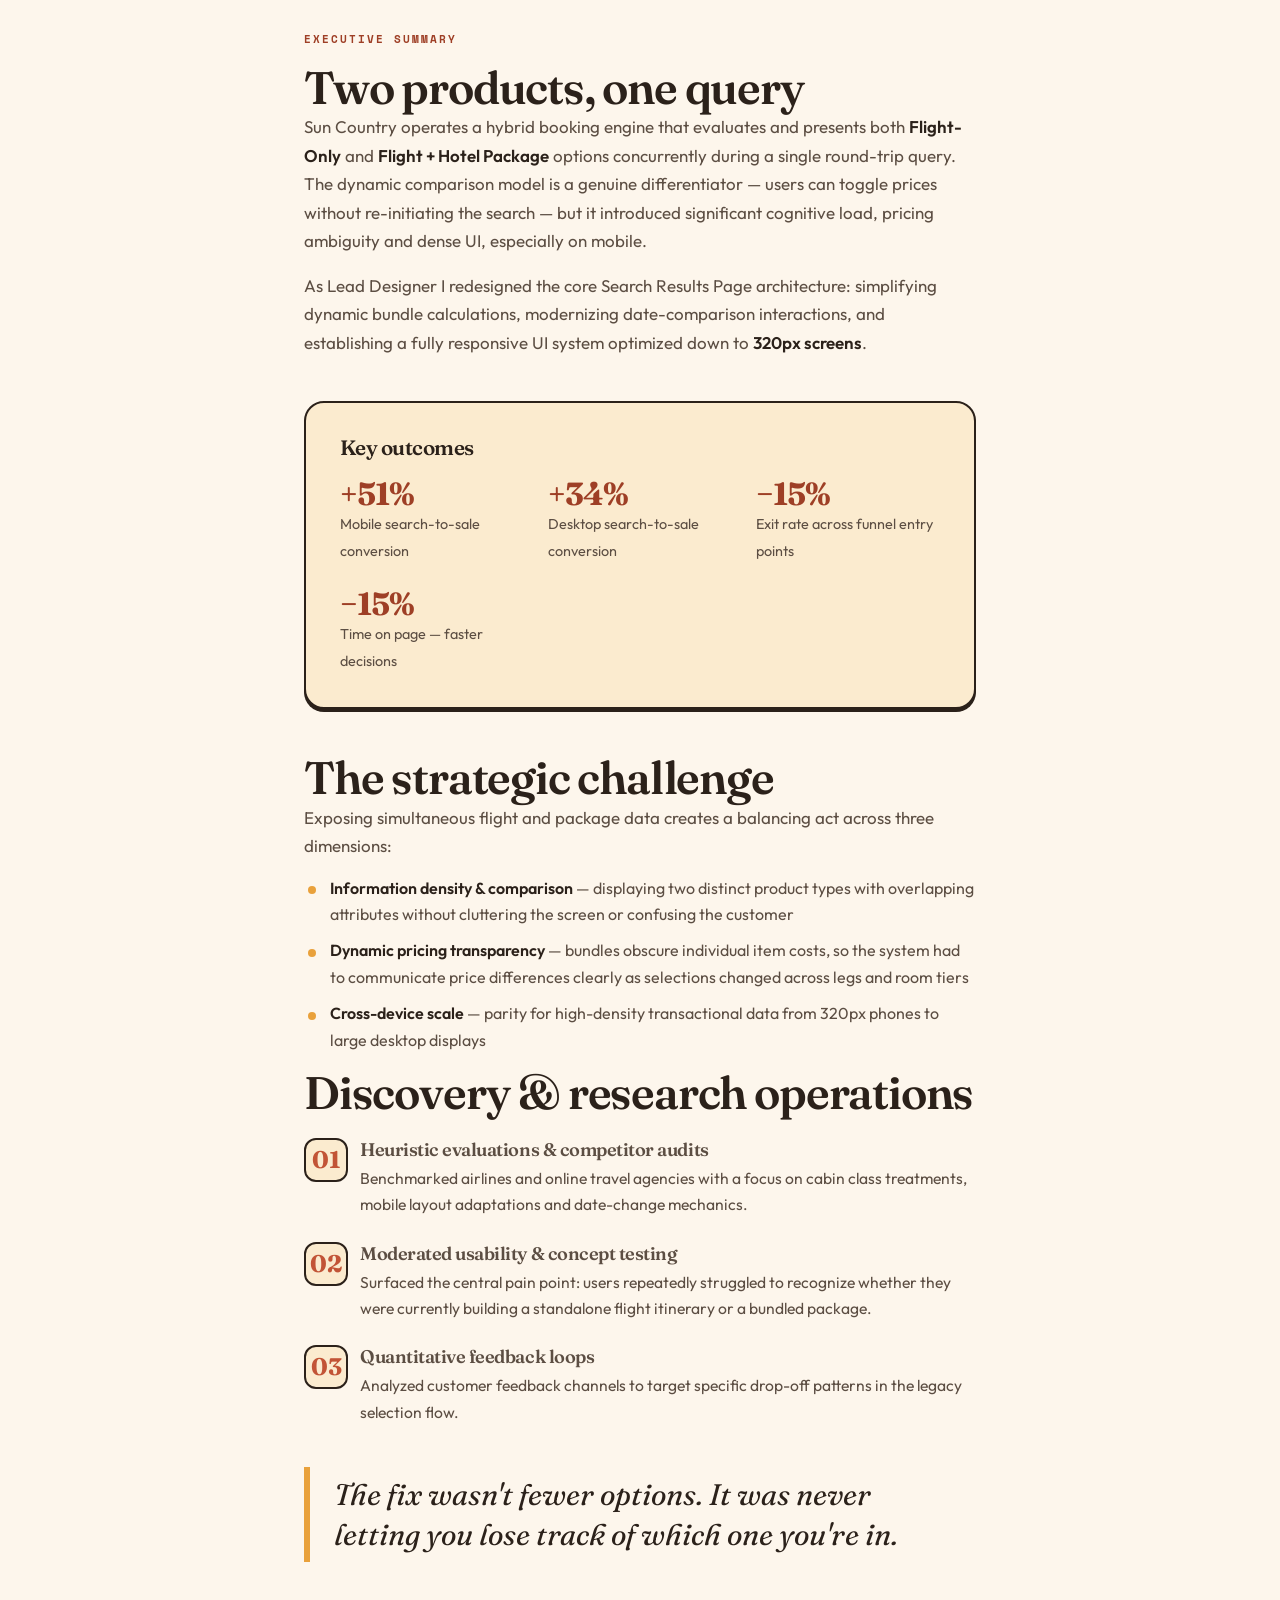
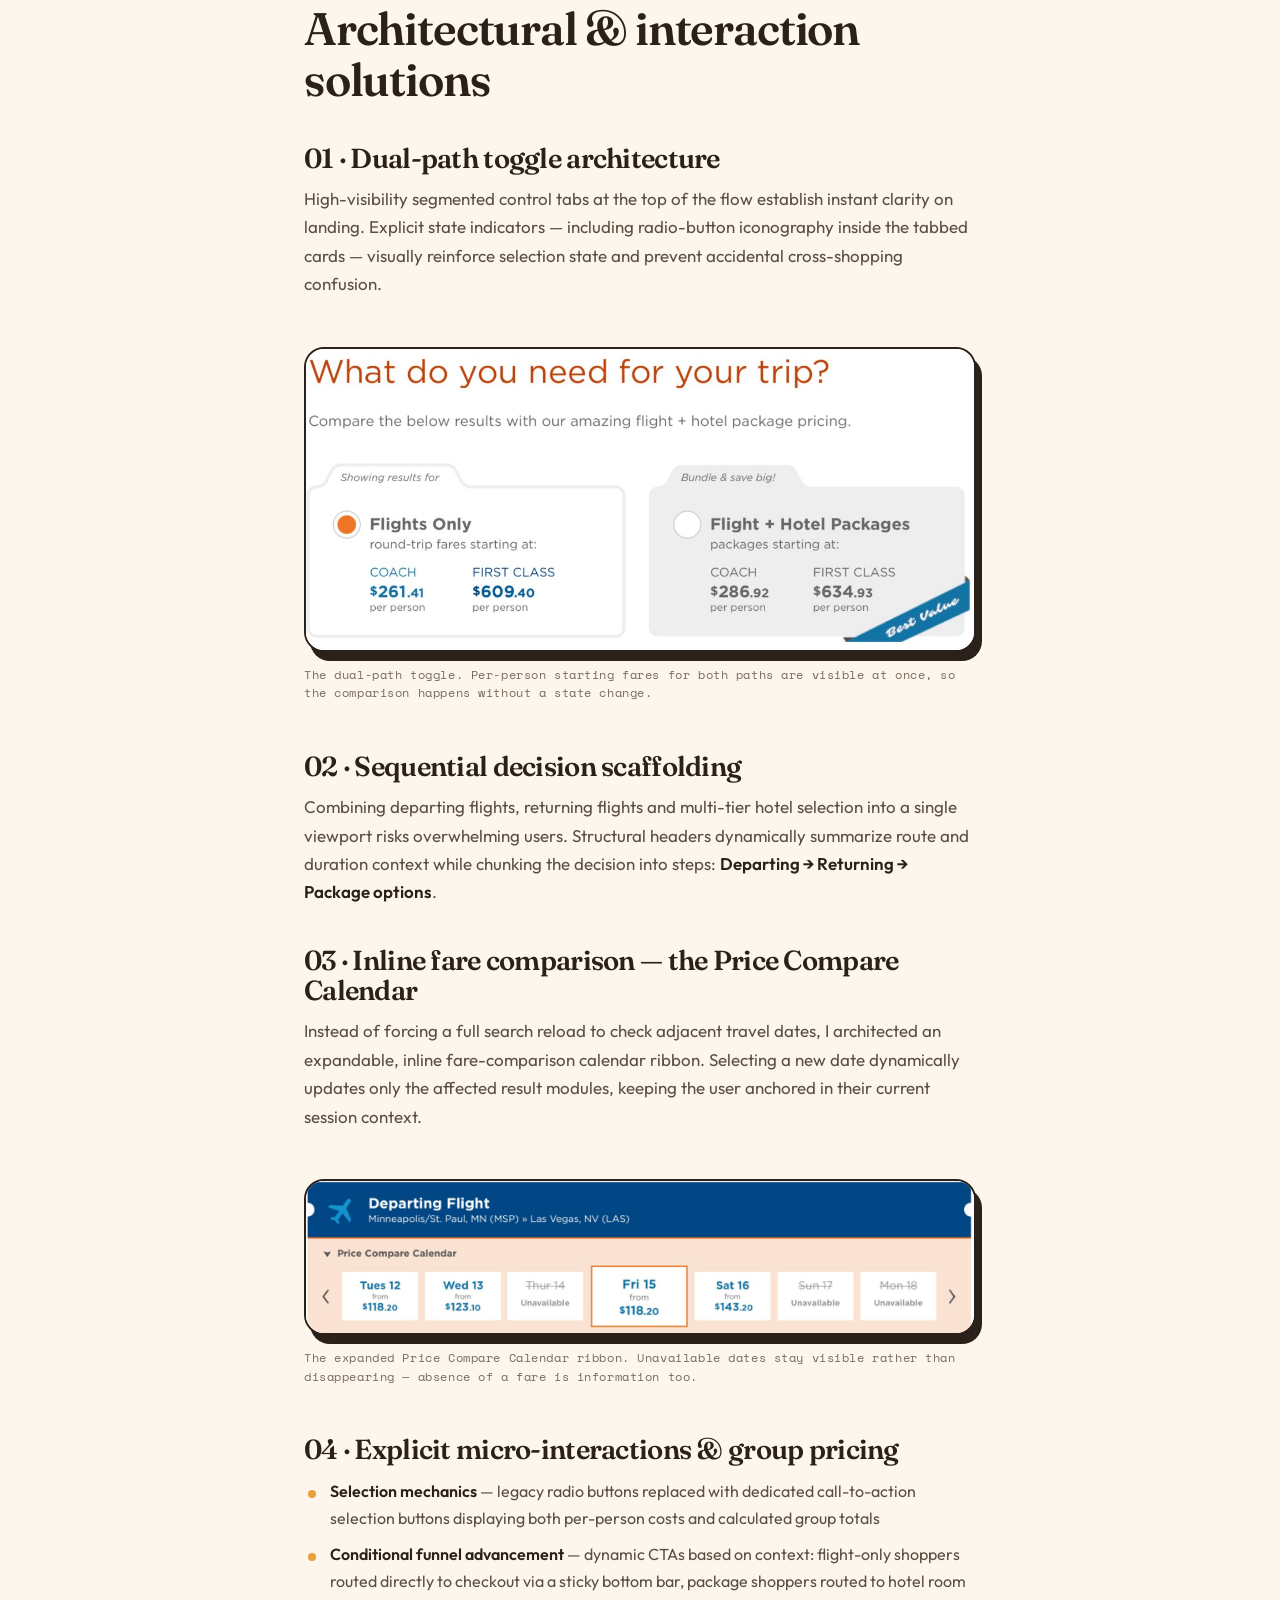
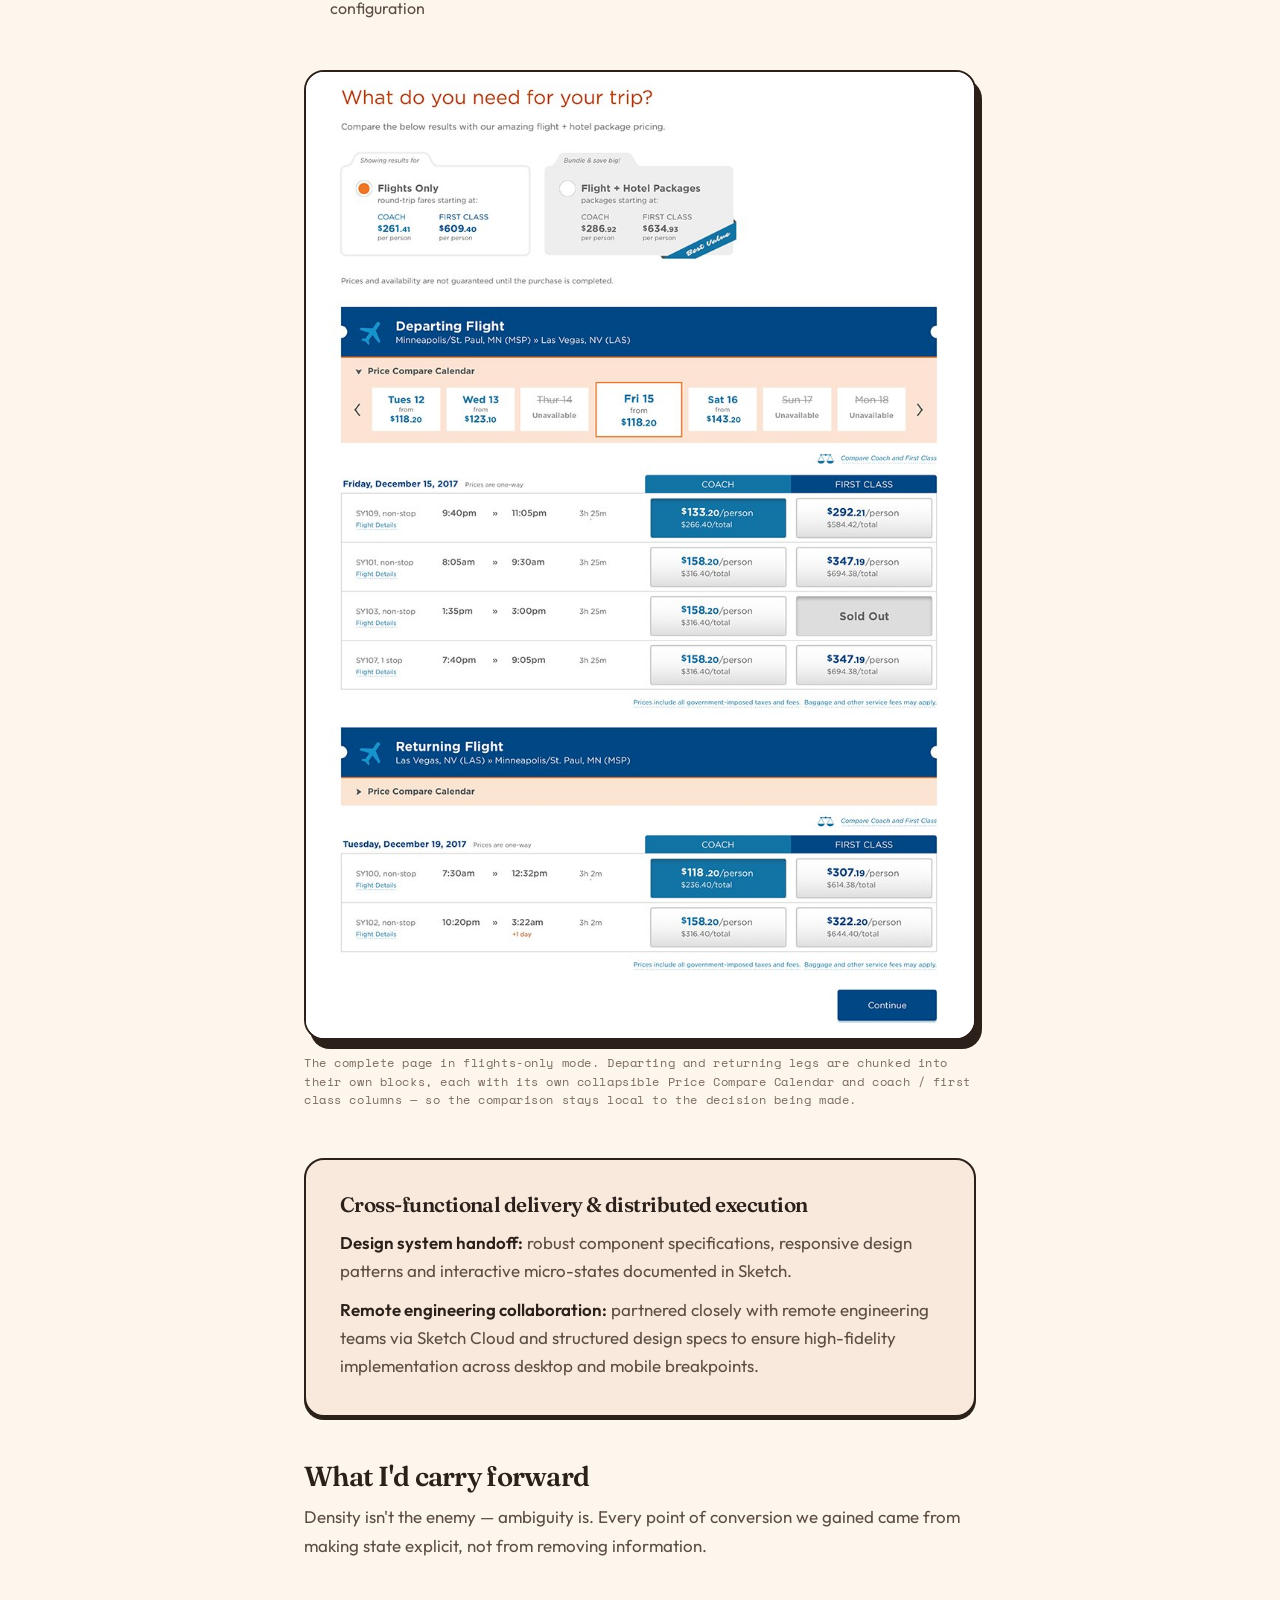
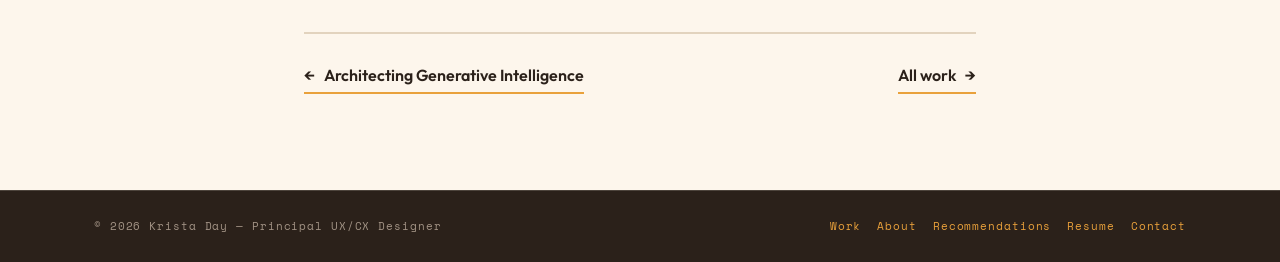
<file: work-search.html>
<!DOCTYPE html>
<html lang="en">
<head>
<meta charset="utf-8">
<meta name="viewport" content="width=device-width, initial-scale=1">
<title>Re-Architecting the Search Page — Krista Day</title>
<meta name="description" content="Sun Country Airlines: re-architecting the search results and dynamic bundle experience. +51% mobile conversion, +34% desktop, −15% exit rate.">
<link rel="canonical" href="https://kristaday.com/work-search.html">
<link rel="icon" href="assets/img/favicon.svg" type="image/svg+xml">
<meta property="og:type" content="website">
<meta property="og:site_name" content="Krista Day">
<meta property="og:url" content="https://kristaday.com/work-search.html">
<meta property="og:title" content="Re-Architecting the Search Page — Krista Day">
<meta property="og:description" content="Sun Country Airlines: re-architecting the search results and dynamic bundle experience. +51% mobile conversion, +34% desktop, −15% exit rate.">
<meta property="og:image" content="https://kristaday.com/assets/img/og-card.jpg">
<meta property="og:image:width" content="1200">
<meta property="og:image:height" content="630">
<meta property="og:image:alt" content="Krista Day, Principal UX/CX Designer and Strategist — turning complexity into clarity">
<meta name="twitter:card" content="summary_large_image">
<meta name="twitter:title" content="Re-Architecting the Search Page — Krista Day">
<meta name="twitter:description" content="Sun Country Airlines: re-architecting the search results and dynamic bundle experience. +51% mobile conversion, +34% desktop, −15% exit rate.">
<meta name="twitter:image" content="https://kristaday.com/assets/img/og-card.jpg">
<link rel="preconnect" href="https://fonts.googleapis.com">
<link rel="preconnect" href="https://fonts.gstatic.com" crossorigin>
<link href="https://fonts.googleapis.com/css2?family=Fraunces:ital,opsz,wght@0,9..144,400;0,9..144,600;0,9..144,700;1,9..144,400&family=Outfit:wght@300;400;500;600&family=Space+Mono:wght@400;700&display=swap" rel="stylesheet">
<link rel="stylesheet" href="assets/style.css">
<!-- Google tag (gtag.js) -->
<script async src="https://www.googletagmanager.com/gtag/js?id=G-N132ZZHLZH"></script>
<script>
  window.dataLayer = window.dataLayer || [];
  function gtag(){dataLayer.push(arguments);}
  gtag('js', new Date());
  gtag('config', 'G-N132ZZHLZH');
</script>
</head>
<body>
<a class="skip" href="#main">Skip to content</a>

<header class="site-head">
  <div class="wrap nav">
    <a class="brand" href="index.html">
      <span class="blob" aria-hidden="true"></span>
      <span><span class="nm">Krista Day</span><span class="rl">Principal UX / CX</span></span>
    </a>
    <button class="burger" aria-expanded="false" aria-controls="navlinks" aria-label="Menu"><span></span><span></span><span></span></button>
    <ul class="navlinks" id="navlinks">
      <li><a href="index.html">Home</a></li>
      <li><a href="work.html">Work</a></li>
      <li><a href="about.html">About</a></li>
      <li><a href="recommendations.html">Recommendations</a></li>
      <li><a href="resume.html">Resume</a></li>
      <li class="cta-li"><a class="nav-cta" href="contact.html">Let's talk</a></li>
    </ul>
  </div>
</header>

<main id="main">

  <section class="case-hero">
    <div class="wrap">
      <p class="crumb rv"><a href="work.html">Work</a> &nbsp;/&nbsp; Case study</p>
      <span class="eyebrow rv">Sun Country Airlines · E-commerce · Responsive IA</span>
      <h1 class="rv">Re-Architecting the <span class="swash">Search Page
        <svg class="underline" viewBox="0 0 300 14" preserveAspectRatio="none" aria-hidden="true"><path d="M4 9 C 70 2, 150 12, 296 5"/></svg>
      </span></h1>
      <p class="lede rv" style="margin-top:24px">A booking engine that sells two products at once is a great value proposition and a brutal interface problem. This is how we made it legible — down to 320px.</p>

      <dl class="meta-strip rv">
        <div><dt>My role</dt><dd>Principal UX Architect &amp; Lead Product Designer</dd></div>
        <div><dt>Scope</dt><dd>Strategy, IA, interaction design, cross-platform UI systems, design-to-dev handoff, usability testing</dd></div>
        <div><dt>Platforms</dt><dd>Web — responsive desktop &amp; mobile</dd></div>
        <div><dt>Tools</dt><dd>Sketch, Adobe Creative Suite, Sketch Cloud, Trello</dd></div>
      </dl>
    </div>
  </section>

  <section class="sec" style="padding-top:clamp(24px,3vw,40px)">
    <div class="wrap">
      <figure class="rv" style="margin-top:0">
        <img src="assets/img/suncountry-tablet.jpg" alt="A tablet on a wooden table showing the redesigned Sun Country search results page with flights-only and flight-plus-hotel package options">
        <figcaption>The redesigned Search Results Page for suncountry.com. Two product types, one query, and an interface that tells you at a glance which itinerary you're building.</figcaption>
      </figure>
    </div>
  </section>

  <section class="sec" style="padding-top:0">
    <div class="narrow prose">

      <div class="rv">
        <span class="eyebrow">Executive summary</span>
        <h2>Two products, one query</h2>
        <p>Sun Country operates a hybrid booking engine that evaluates and presents both <strong>Flight-Only</strong> and <strong>Flight + Hotel Package</strong> options concurrently during a single round-trip query. The dynamic comparison model is a genuine differentiator — users can toggle prices without re-initiating the search — but it introduced significant cognitive load, pricing ambiguity and dense UI, especially on mobile.</p>
        <p>As Lead Designer I redesigned the core Search Results Page architecture: simplifying dynamic bundle calculations, modernizing date-comparison interactions, and establishing a fully responsive UI system optimized down to <strong>320px screens</strong>.</p>
      </div>

      <div class="callout rv">
        <h3>Key outcomes</h3>
        <div class="outcomes">
          <div><b>+51%</b><span>Mobile search-to-sale conversion</span></div>
          <div><b>+34%</b><span>Desktop search-to-sale conversion</span></div>
          <div><b>−15%</b><span>Exit rate across funnel entry points</span></div>
          <div><b>−15%</b><span>Time on page — faster decisions</span></div>
        </div>
      </div>

      <div class="rv">
        <h2>The strategic challenge</h2>
        <p>Exposing simultaneous flight and package data creates a balancing act across three dimensions:</p>
        <ul>
          <li><strong>Information density &amp; comparison</strong> — displaying two distinct product types with overlapping attributes without cluttering the screen or confusing the customer</li>
          <li><strong>Dynamic pricing transparency</strong> — bundles obscure individual item costs, so the system had to communicate price differences clearly as selections changed across legs and room tiers</li>
          <li><strong>Cross-device scale</strong> — parity for high-density transactional data from 320px phones to large desktop displays</li>
        </ul>
      </div>

      <div class="rv">
        <h2>Discovery &amp; research operations</h2>
        <ol class="steps">
          <li>
            <h4>Heuristic evaluations &amp; competitor audits</h4>
            <p>Benchmarked airlines and online travel agencies with a focus on cabin class treatments, mobile layout adaptations and date-change mechanics.</p>
          </li>
          <li>
            <h4>Moderated usability &amp; concept testing</h4>
            <p>Surfaced the central pain point: users repeatedly struggled to recognize whether they were currently building a standalone flight itinerary or a bundled package.</p>
          </li>
          <li>
            <h4>Quantitative feedback loops</h4>
            <p>Analyzed customer feedback channels to target specific drop-off patterns in the legacy selection flow.</p>
          </li>
        </ol>
      </div>

      <div class="pull rv">The fix wasn't fewer options. It was never letting you lose track of which one you're in.</div>

      <div class="rv">
        <h2>Architectural &amp; interaction solutions</h2>

        <h3>01 · Dual-path toggle architecture</h3>
        <p>High-visibility segmented control tabs at the top of the flow establish instant clarity on landing. Explicit state indicators — including radio-button iconography inside the tabbed cards — visually reinforce selection state and prevent accidental cross-shopping confusion.</p>
      </div>

      <figure class="rv">
        <img src="assets/img/suncountry-toggle.jpg" alt="Close-up of the toggle between Flights Only and Flight plus Hotel Packages, each showing coach and first class starting fares, with a Best Value ribbon on the package card">
        <figcaption>The dual-path toggle. Per-person starting fares for both paths are visible at once, so the comparison happens without a state change.</figcaption>
      </figure>

      <div class="narrow prose rv" style="padding-inline:0">
        <h3>02 · Sequential decision scaffolding</h3>
        <p>Combining departing flights, returning flights and multi-tier hotel selection into a single viewport risks overwhelming users. Structural headers dynamically summarize route and duration context while chunking the decision into steps: <strong>Departing → Returning → Package options</strong>.</p>

        <h3>03 · Inline fare comparison — the Price Compare Calendar</h3>
        <p>Instead of forcing a full search reload to check adjacent travel dates, I architected an expandable, inline fare-comparison calendar ribbon. Selecting a new date dynamically updates only the affected result modules, keeping the user anchored in their current session context.</p>
      </div>

      <figure class="rv">
        <img src="assets/img/suncountry-calendar.jpg" alt="The expanded Price Compare Calendar ribbon showing seven days of fares, with unavailable days greyed out and the selected Friday highlighted">
        <figcaption>The expanded Price Compare Calendar ribbon. Unavailable dates stay visible rather than disappearing — absence of a fare is information too.</figcaption>
      </figure>

      <div class="narrow prose rv" style="padding-inline:0">
        <h3>04 · Explicit micro-interactions &amp; group pricing</h3>
        <ul>
          <li><strong>Selection mechanics</strong> — legacy radio buttons replaced with dedicated call-to-action selection buttons displaying both per-person costs and calculated group totals</li>
          <li><strong>Conditional funnel advancement</strong> — dynamic CTAs based on context: flight-only shoppers routed directly to checkout via a sticky bottom bar, package shoppers routed to hotel room configuration</li>
        </ul>
      </div>

      <figure class="rv">
        <img src="assets/img/suncountry-srp-full.jpg" alt="The full redesigned search results page in flights-only mode: dual-path toggle at the top, departing flight block with the price compare calendar expanded, then the returning flight block and a continue button">
        <figcaption>The complete page in flights-only mode. Departing and returning legs are chunked into their own blocks, each with its own collapsible Price Compare Calendar and coach / first class columns — so the comparison stays local to the decision being made.</figcaption>
      </figure>

      <div class="callout blushy rv">
        <h3>Cross-functional delivery &amp; distributed execution</h3>
        <p style="margin-top:10px"><strong>Design system handoff:</strong> robust component specifications, responsive design patterns and interactive micro-states documented in Sketch.</p>
        <p style="margin-top:10px"><strong>Remote engineering collaboration:</strong> partnered closely with remote engineering teams via Sketch Cloud and structured design specs to ensure high-fidelity implementation across desktop and mobile breakpoints.</p>
      </div>

      <div class="rv">
        <h3>What I'd carry forward</h3>
        <p>Density isn't the enemy — ambiguity is. Every point of conversion we gained came from making state explicit, not from removing information.</p>
      </div>

      <div class="nextprev rv">
        <a class="textlink" href="work-generative-ai.html"><span aria-hidden="true">←</span> Architecting Generative Intelligence</a>
        <a class="textlink" href="work.html">All work <span aria-hidden="true">→</span></a>
      </div>

    </div>
  </section>

</main>

<footer class="site-foot">
  <div class="wrap foot">
    <span>© 2026 Krista Day — Principal UX/CX Designer</span>
    <nav aria-label="Footer">
      <a href="work.html">Work</a><a href="about.html">About</a><a href="recommendations.html">Recommendations</a><a href="resume.html">Resume</a><a href="contact.html">Contact</a>
    </nav>
  </div>
</footer>
<script src="assets/site.js"></script>
</body>
</html>
</file>
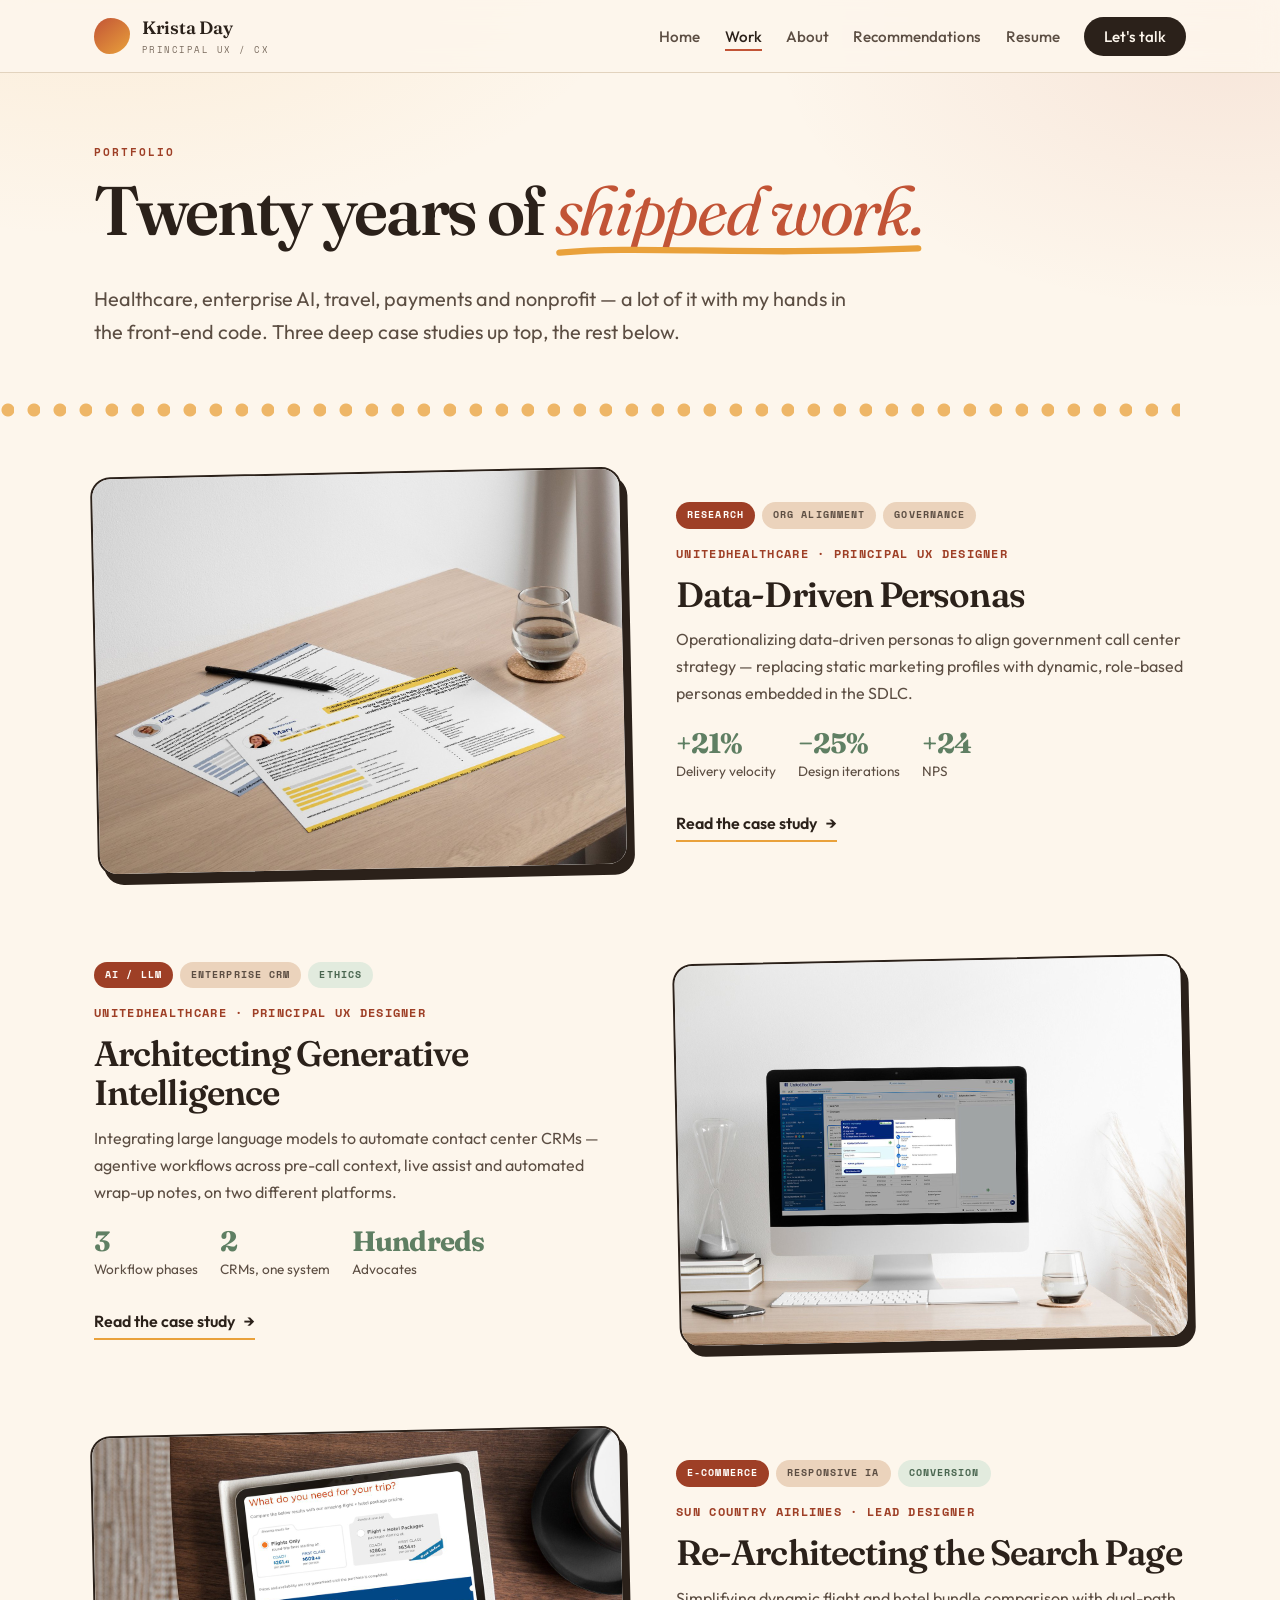
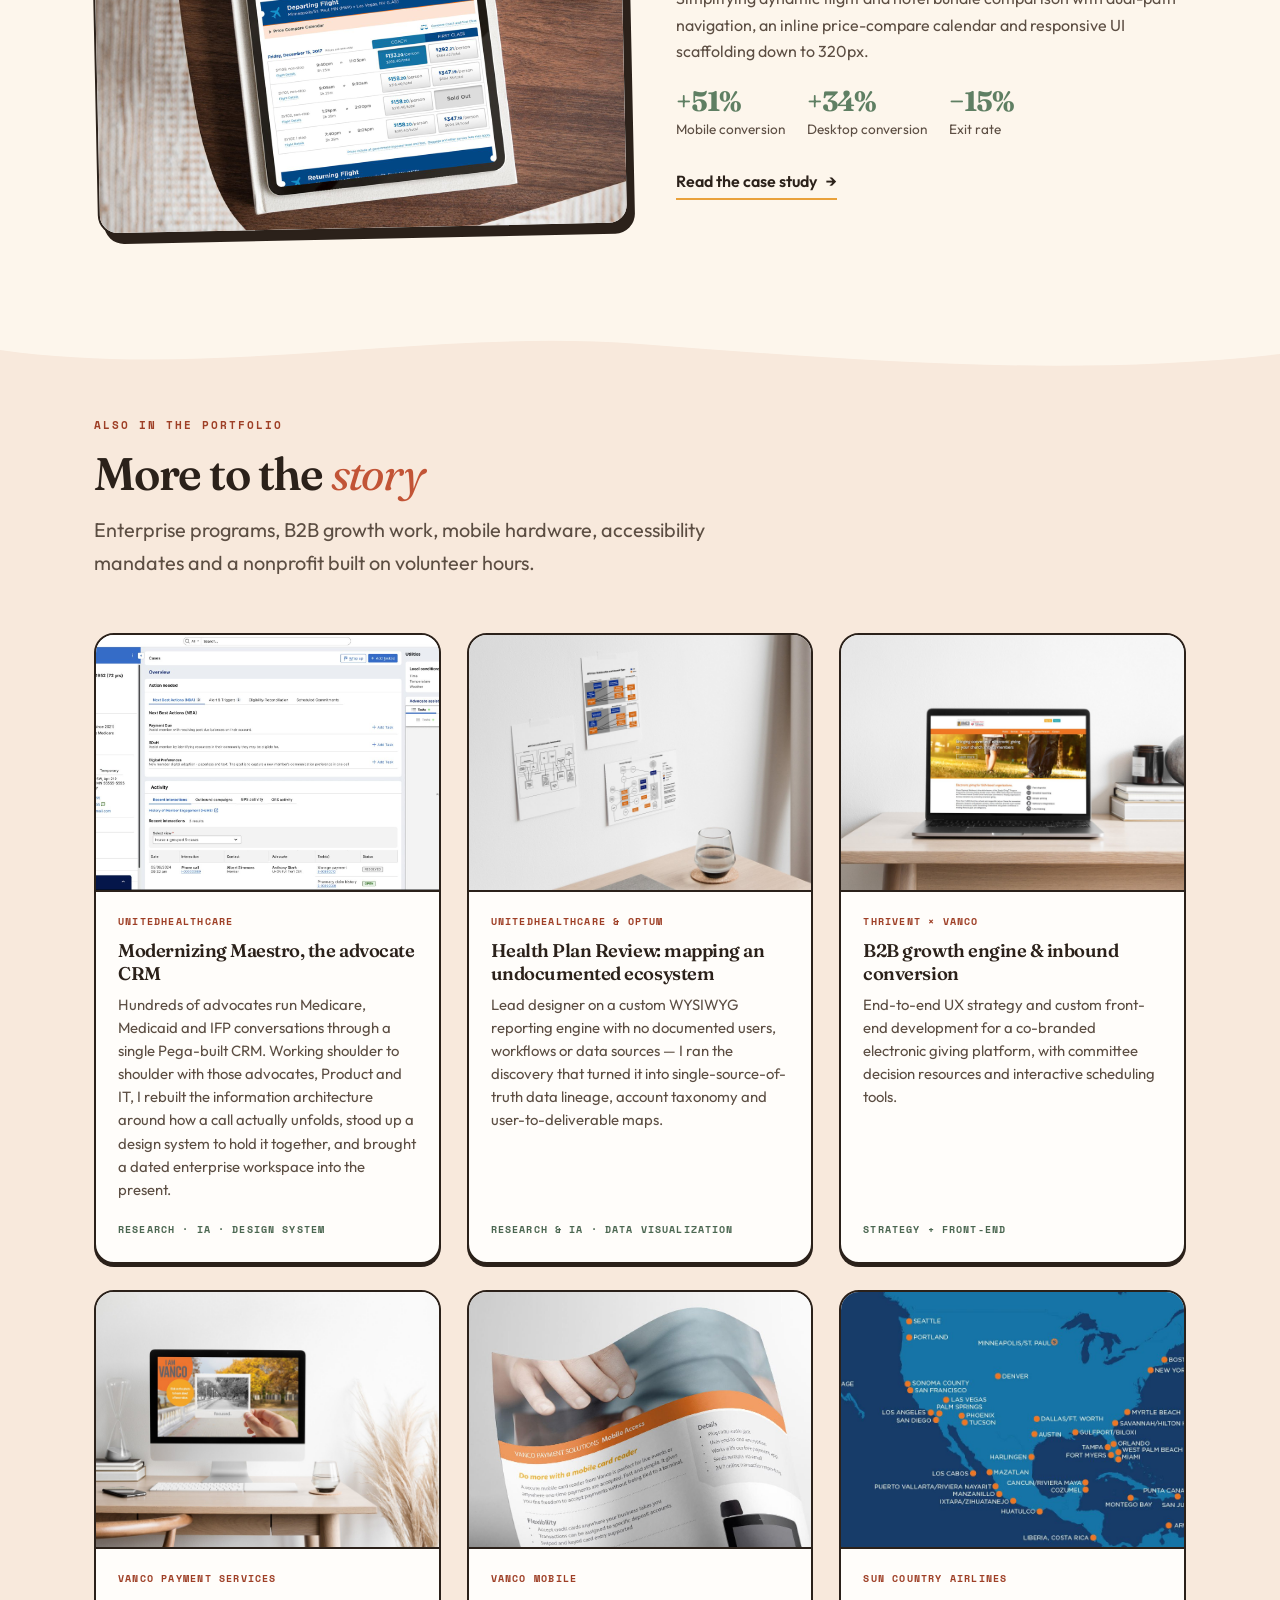
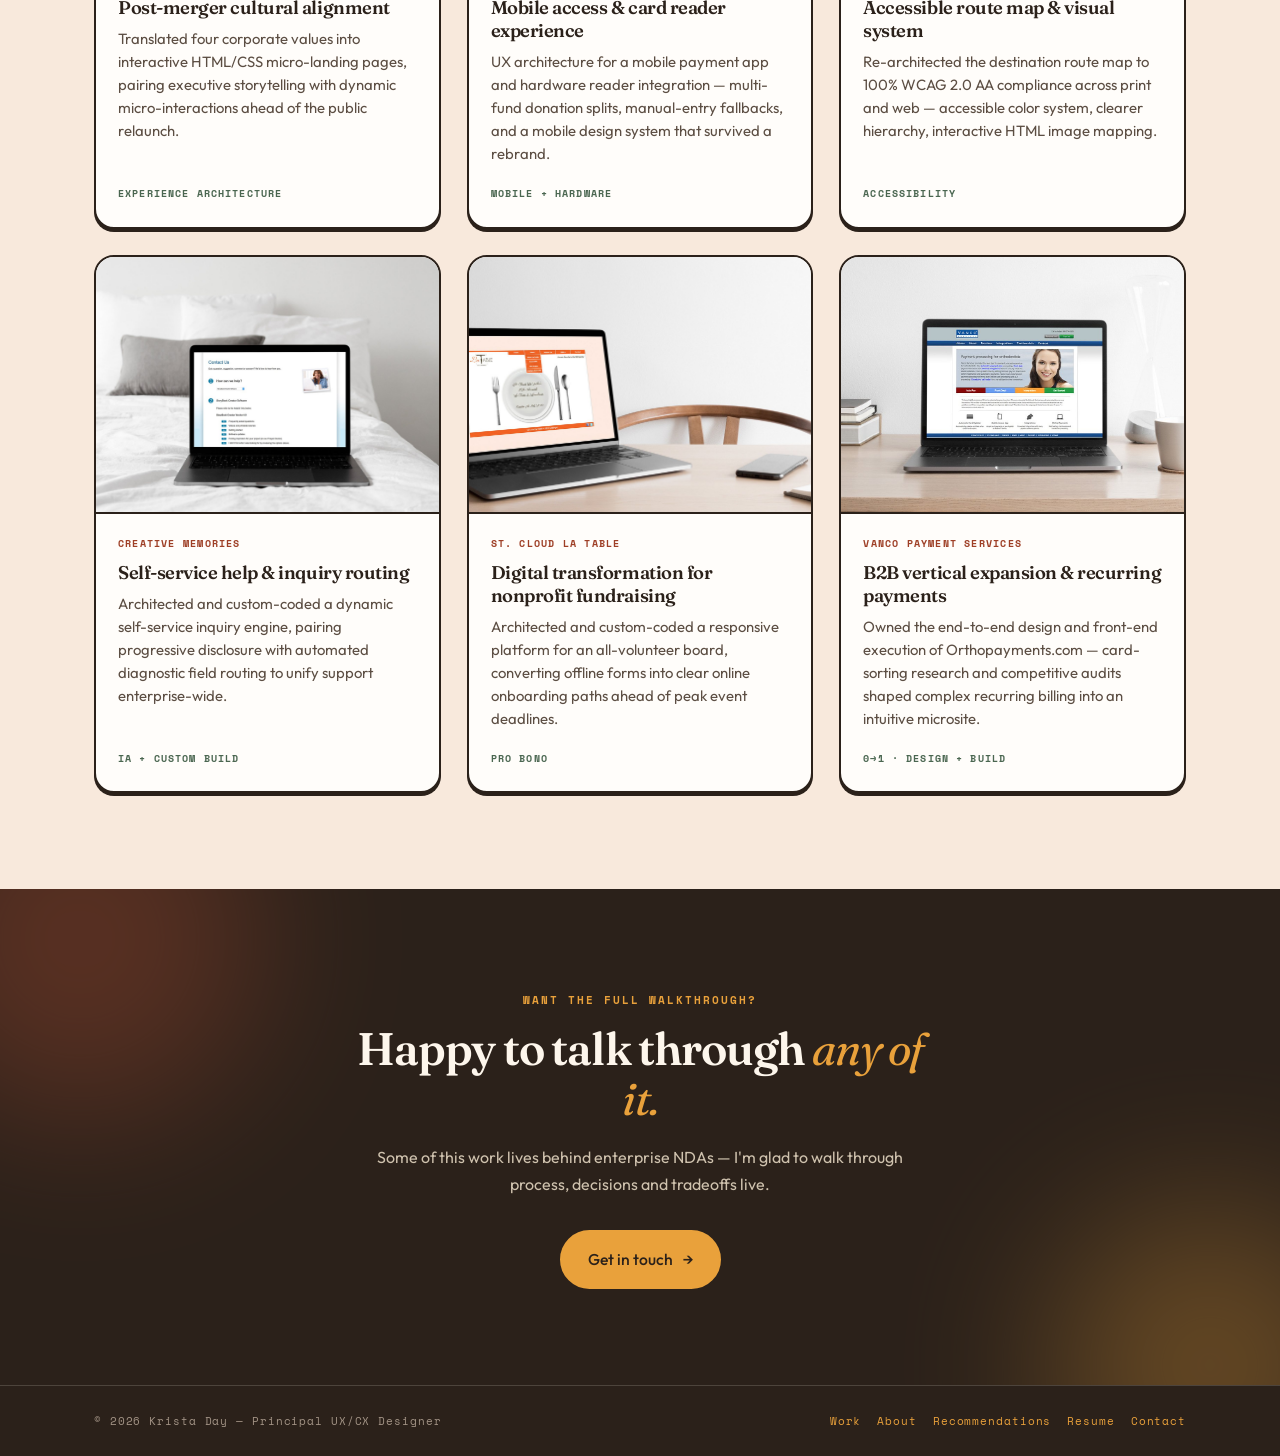
<file: work.html>
<!DOCTYPE html>
<html lang="en">
<head>
<meta charset="utf-8">
<meta name="viewport" content="width=device-width, initial-scale=1">
<title>Work — Krista Day, Principal UX/CX Designer</title>
<meta name="description" content="Selected UX case studies and shipped work across healthcare, enterprise AI, travel, payments and nonprofit.">
<link rel="canonical" href="https://kristaday.com/work.html">
<link rel="icon" href="assets/img/favicon.svg" type="image/svg+xml">
<meta property="og:type" content="website">
<meta property="og:site_name" content="Krista Day">
<meta property="og:url" content="https://kristaday.com/work.html">
<meta property="og:title" content="Work — Krista Day, Principal UX/CX Designer">
<meta property="og:description" content="Selected UX case studies and shipped work across healthcare, enterprise AI, travel, payments and nonprofit.">
<meta property="og:image" content="https://kristaday.com/assets/img/og-card.jpg">
<meta property="og:image:width" content="1200">
<meta property="og:image:height" content="630">
<meta property="og:image:alt" content="Krista Day, Principal UX/CX Designer and Strategist — turning complexity into clarity">
<meta name="twitter:card" content="summary_large_image">
<meta name="twitter:title" content="Work — Krista Day, Principal UX/CX Designer">
<meta name="twitter:description" content="Selected UX case studies and shipped work across healthcare, enterprise AI, travel, payments and nonprofit.">
<meta name="twitter:image" content="https://kristaday.com/assets/img/og-card.jpg">
<link rel="preconnect" href="https://fonts.googleapis.com">
<link rel="preconnect" href="https://fonts.gstatic.com" crossorigin>
<link href="https://fonts.googleapis.com/css2?family=Fraunces:ital,opsz,wght@0,9..144,400;0,9..144,600;0,9..144,700;1,9..144,400&family=Outfit:wght@300;400;500;600&family=Space+Mono:wght@400;700&display=swap" rel="stylesheet">
<link rel="stylesheet" href="assets/style.css">
<!-- Google tag (gtag.js) -->
<script async src="https://www.googletagmanager.com/gtag/js?id=G-N132ZZHLZH"></script>
<script>
  window.dataLayer = window.dataLayer || [];
  function gtag(){dataLayer.push(arguments);}
  gtag('js', new Date());
  gtag('config', 'G-N132ZZHLZH');
</script>
</head>
<body>
<a class="skip" href="#main">Skip to content</a>

<header class="site-head">
  <div class="wrap nav">
    <a class="brand" href="index.html">
      <span class="blob" aria-hidden="true"></span>
      <span><span class="nm">Krista Day</span><span class="rl">Principal UX / CX</span></span>
    </a>
    <button class="burger" aria-expanded="false" aria-controls="navlinks" aria-label="Menu"><span></span><span></span><span></span></button>
    <ul class="navlinks" id="navlinks">
      <li><a href="index.html">Home</a></li>
      <li><a href="work.html">Work</a></li>
      <li><a href="about.html">About</a></li>
      <li><a href="recommendations.html">Recommendations</a></li>
      <li><a href="resume.html">Resume</a></li>
      <li class="cta-li"><a class="nav-cta" href="contact.html">Let's talk</a></li>
    </ul>
  </div>
</header>

<main id="main">

  <section class="sec tight" style="padding-bottom:0">
    <div class="wrap">
      <span class="eyebrow rv">Portfolio</span>
      <h1 class="rv">Twenty years of <span class="swash">shipped work.
        <svg class="underline" viewBox="0 0 300 14" preserveAspectRatio="none" aria-hidden="true"><path d="M4 9 C 70 2, 150 12, 296 5"/></svg>
      </span></h1>
      <p class="lede rv" style="margin-top:24px">Healthcare, enterprise AI, travel, payments and nonprofit — a lot of it with my hands in the front-end code. Three deep case studies up top, the rest below.</p>
    </div>
  </section>

  <hr class="squiggle wrap" style="max-width:var(--max)">

  <!-- FEATURED -->
  <section class="sec" style="padding-top:0">
    <div class="wrap">

      <article class="feature rv">
        <div class="feature-art">
          <div class="shot tilt"><img src="assets/img/personas-sheets.jpg" alt="Printed persona sheets for Josh and Mary laid out on a wooden desk with a pencil" loading="lazy"></div>
        </div>
        <div>
          <div class="tags"><span class="tag hot">Research</span><span class="tag">Org alignment</span><span class="tag">Governance</span></div>
          <div class="org">UnitedHealthcare · Principal UX Designer</div>
          <h2 style="font-size:clamp(1.6rem,3vw,2.2rem)">Data-Driven Personas</h2>
          <p style="margin-top:12px">Operationalizing data-driven personas to align government call center strategy — replacing static marketing profiles with dynamic, role-based personas embedded in the SDLC.</p>
          <div class="wins">
            <div class="win"><b>+21%</b><span>Delivery velocity</span></div>
            <div class="win"><b>−25%</b><span>Design iterations</span></div>
            <div class="win"><b>+24</b><span>NPS</span></div>
          </div>
          <a class="textlink" href="work-personas.html">Read the case study <span aria-hidden="true">→</span></a>
        </div>
      </article>

      <article class="feature rv">
        <div class="feature-art">
          <div class="shot tilt"><img src="assets/img/advocate-assist.jpg" alt="iMac displaying the UnitedHealthcare advocate workspace with the Advocate Assist generative AI panel" loading="lazy"></div>
        </div>
        <div>
          <div class="tags"><span class="tag hot">AI / LLM</span><span class="tag">Enterprise CRM</span><span class="tag cool">Ethics</span></div>
          <div class="org">UnitedHealthcare · Principal UX Designer</div>
          <h2 style="font-size:clamp(1.6rem,3vw,2.2rem)">Architecting Generative Intelligence</h2>
          <p style="margin-top:12px">Integrating large language models to automate contact center CRMs — agentive workflows across pre-call context, live assist and automated wrap-up notes, on two different platforms.</p>
          <div class="wins">
            <div class="win"><b>3</b><span>Workflow phases</span></div>
            <div class="win"><b>2</b><span>CRMs, one system</span></div>
            <div class="win"><b>Hundreds</b><span>Advocates</span></div>
          </div>
          <a class="textlink" href="work-generative-ai.html">Read the case study <span aria-hidden="true">→</span></a>
        </div>
      </article>

      <article class="feature rv" style="margin-bottom:0">
        <div class="feature-art">
          <div class="shot tilt"><img src="assets/img/suncountry-tablet.jpg" alt="Tablet showing the redesigned Sun Country search results page" loading="lazy"></div>
        </div>
        <div>
          <div class="tags"><span class="tag hot">E-commerce</span><span class="tag">Responsive IA</span><span class="tag cool">Conversion</span></div>
          <div class="org">Sun Country Airlines · Lead Designer</div>
          <h2 style="font-size:clamp(1.6rem,3vw,2.2rem)">Re-Architecting the Search Page</h2>
          <p style="margin-top:12px">Simplifying dynamic flight and hotel bundle comparison with dual-path navigation, an inline price-compare calendar and responsive UI scaffolding down to 320px.</p>
          <div class="wins">
            <div class="win"><b>+51%</b><span>Mobile conversion</span></div>
            <div class="win"><b>+34%</b><span>Desktop conversion</span></div>
            <div class="win"><b>−15%</b><span>Exit rate</span></div>
          </div>
          <a class="textlink" href="work-search.html">Read the case study <span aria-hidden="true">→</span></a>
        </div>
      </article>

    </div>
  </section>

  <svg class="wave" viewBox="0 0 1440 48" preserveAspectRatio="none" aria-hidden="true"><path d="M0,24 C240,54 480,2 720,18 C960,34 1200,52 1440,28 L1440,48 L0,48 Z" fill="#F8E9DC"/></svg>

  <!-- MORE -->
  <section class="sec blush" style="padding-top:clamp(20px,3vw,36px)">
    <div class="wrap">
      <div class="sec-head rv">
        <span class="eyebrow">Also in the portfolio</span>
        <h2>More to the <em class="fancy">story</em></h2>
        <p class="lede">Enterprise programs, B2B growth work, mobile hardware, accessibility mandates and a nonprofit built on volunteer hours.</p>
      </div>

      <div class="grid rv">

        <article class="card">
          <div class="thumb"><img src="assets/img/maestro-crm.jpg" alt="The redesigned Maestro advocate workspace: member profile rail on the left, next best actions and recent interactions in the centre, and an advocate assist utilities panel on the right" loading="lazy"></div>
          <div class="cbody">
            <span class="co">UnitedHealthcare</span>
            <h3>Modernizing Maestro, the advocate CRM</h3>
            <p>Hundreds of advocates run Medicare, Medicaid and IFP conversations through a single Pega-built CRM. Working shoulder to shoulder with those advocates, Product and IT, I rebuilt the information architecture around how a call actually unfolds, stood up a design system to hold it together, and brought a dated enterprise workspace into the present.</p>
            <span class="kick">Research · IA · Design system</span>
          </div>
        </article>

        <article class="card">
          <div class="thumb"><img src="assets/img/hpr-diagrams.jpg" alt="Printed user relationship and data source diagrams taped to a white wall above a desk" loading="lazy"></div>
          <div class="cbody">
            <span class="co">UnitedHealthcare &amp; Optum</span>
            <h3>Health Plan Review: mapping an undocumented ecosystem</h3>
            <p>Lead designer on a custom WYSIWYG reporting engine with no documented users, workflows or data sources — I ran the discovery that turned it into single-source-of-truth data lineage, account taxonomy and user-to-deliverable maps.</p>
            <span class="kick">Research &amp; IA · Data visualization</span>
          </div>
        </article>

        <article class="card">
          <div class="thumb"><img src="assets/img/simply-giving.jpg" alt="Laptop showing the co-branded Vanco and Thrivent Simply Giving website" loading="lazy"></div>
          <div class="cbody">
            <span class="co">Thrivent × Vanco</span>
            <h3>B2B growth engine &amp; inbound conversion</h3>
            <p>End-to-end UX strategy and custom front-end development for a co-branded electronic giving platform, with committee decision resources and interactive scheduling tools.</p>
            <span class="kick">Strategy + front-end</span>
          </div>
        </article>

        <article class="card">
          <div class="thumb"><img src="assets/img/vanco-values.jpg" alt="iMac showing the I Am Vanco interactive values microsite" loading="lazy"></div>
          <div class="cbody">
            <span class="co">Vanco Payment Services</span>
            <h3>Post-merger cultural alignment</h3>
            <p>Translated four corporate values into interactive HTML/CSS micro-landing pages, pairing executive storytelling with dynamic micro-interactions ahead of the public relaunch.</p>
            <span class="kick">Experience architecture</span>
          </div>
        </article>

        <article class="card">
          <div class="thumb"><img src="assets/img/vanco-mobile.jpg" alt="Printed Vanco mobile card reader brochure spread" loading="lazy"></div>
          <div class="cbody">
            <span class="co">Vanco Mobile</span>
            <h3>Mobile access &amp; card reader experience</h3>
            <p>UX architecture for a mobile payment app and hardware reader integration — multi-fund donation splits, manual-entry fallbacks, and a mobile design system that survived a rebrand.</p>
            <span class="kick">Mobile + hardware</span>
          </div>
        </article>

        <article class="card">
          <div class="thumb"><img src="assets/img/suncountry-routemap.jpg" alt="Sun Country destination route map with orange city markers on a blue map" loading="lazy"></div>
          <div class="cbody">
            <span class="co">Sun Country Airlines</span>
            <h3>Accessible route map &amp; visual system</h3>
            <p>Re-architected the destination route map to 100% WCAG 2.0 AA compliance across print and web — accessible color system, clearer hierarchy, interactive HTML image mapping.</p>
            <span class="kick">Accessibility</span>
          </div>
        </article>

        <article class="card">
          <div class="thumb"><img src="assets/img/creative-memories.jpg" alt="Laptop showing the Creative Memories dynamic self-service contact page" loading="lazy"></div>
          <div class="cbody">
            <span class="co">Creative Memories</span>
            <h3>Self-service help &amp; inquiry routing</h3>
            <p>Architected and custom-coded a dynamic self-service inquiry engine, pairing progressive disclosure with automated diagnostic field routing to unify support enterprise-wide.</p>
            <span class="kick">IA + custom build</span>
          </div>
        </article>

        <article class="card">
          <div class="thumb"><img src="assets/img/la-table.jpg" alt="Laptop showing the St. Cloud La Table nonprofit fundraising website" loading="lazy"></div>
          <div class="cbody">
            <span class="co">St. Cloud La Table</span>
            <h3>Digital transformation for nonprofit fundraising</h3>
            <p>Architected and custom-coded a responsive platform for an all-volunteer board, converting offline forms into clear online onboarding paths ahead of peak event deadlines.</p>
            <span class="kick">Pro bono</span>
          </div>
        </article>

        <article class="card">
          <div class="thumb"><img src="assets/img/ortho-payments.jpg" alt="Laptop showing Orthopayments.com — Vanco's payment processing microsite for orthodontists" loading="lazy"></div>
          <div class="cbody">
            <span class="co">Vanco Payment Services</span>
            <h3>B2B vertical expansion &amp; recurring payments</h3>
            <p>Owned the end-to-end design and front-end execution of Orthopayments.com — card-sorting research and competitive audits shaped complex recurring billing into an intuitive microsite.</p>
            <span class="kick">0→1 · design + build</span>
          </div>
        </article>

      </div>
    </div>
  </section>

  <section class="contact-wrap sec">
    <div class="wrap" style="text-align:center">
      <span class="eyebrow rv" style="color:var(--gold)">Want the full walkthrough?</span>
      <h2 class="rv" style="max-width:20ch;margin-inline:auto">Happy to talk through <em class="fancy" style="color:var(--gold)">any of it.</em></h2>
      <p class="rv" style="color:#CFC2AE;max-width:52ch;margin:20px auto 32px">Some of this work lives behind enterprise NDAs — I'm glad to walk through process, decisions and tradeoffs live.</p>
      <div class="btns rv" style="justify-content:center">
        <a class="btn" href="contact.html">Get in touch <span class="arr" aria-hidden="true">→</span></a>
      </div>
    </div>
  </section>

</main>

<footer class="site-foot">
  <div class="wrap foot">
    <span>© 2026 Krista Day — Principal UX/CX Designer</span>
    <nav aria-label="Footer">
      <a href="work.html">Work</a><a href="about.html">About</a><a href="recommendations.html">Recommendations</a><a href="resume.html">Resume</a><a href="contact.html">Contact</a>
    </nav>
  </div>
</footer>
<script src="assets/site.js"></script>
</body>
</html>
</file>
<file: assets/style.css>
/* =========================================================
   Krista Day — Portfolio · Option 2
   Warm editorial system
   ========================================================= */

:root{
  /* warm palette */
  --cream:#FDF6EC;
  --blush:#F8E9DC;
  --sand:#F2E2CB;
  --clay:#EBD3BC;
  --ink:#2B211A;
  --ink-soft:#5C4E43;
  --ink-faint:#8A7B6E;
  --edge:#2B211A;
  --terra:#C25436;
  --terra-deep:#9E3F26;
  --gold:#E9A13B;
  --gold-soft:#FBEBCF;
  --sage:#5F7F63;
  --sage-soft:#E2EBDE;
  --plum:#7A4A6B;
  --line:#E2D3BE;
  --white:#FFFDFA;

  --display:'Fraunces',Georgia,'Times New Roman',serif;
  --body:'Outfit',-apple-system,BlinkMacSystemFont,'Segoe UI',sans-serif;
  --mono:'Space Mono',ui-monospace,SFMono-Regular,monospace;

  --max:1180px;
  --narrow:760px;
  --pad:clamp(20px,5vw,44px);
  --r:20px;
  --hard:0 3px 0 var(--ink);
  --lift:6px 9px 0 var(--ink);
  --soft:0 14px 40px rgba(43,33,26,.12);
}

*{box-sizing:border-box;margin:0;padding:0}
html{scroll-behavior:smooth;-webkit-text-size-adjust:100%}
body{
  background:var(--cream);
  background-image:
    radial-gradient(900px 500px at 8% -8%, rgba(233,161,59,.13), transparent 62%),
    radial-gradient(760px 460px at 96% 4%, rgba(194,84,54,.10), transparent 60%);
  background-attachment:fixed;
  color:var(--ink);
  font-family:var(--body);
  font-size:clamp(16px,1.02vw,17.5px);
  line-height:1.68;
  overflow-x:hidden;
}
img{max-width:100%;display:block;height:auto}
a{color:var(--terra-deep)}
::selection{background:var(--gold);color:var(--ink)}
:focus-visible{outline:3px solid var(--terra);outline-offset:3px;border-radius:6px}

.wrap{max-width:var(--max);margin-inline:auto;padding-inline:var(--pad)}
.narrow{max-width:var(--narrow);margin-inline:auto;padding-inline:var(--pad)}
.sr{position:absolute;width:1px;height:1px;overflow:hidden;clip:rect(0 0 0 0);white-space:nowrap}
.skip{position:absolute;left:-9999px;top:8px;background:var(--ink);color:var(--cream);padding:11px 18px;border-radius:10px;z-index:300;text-decoration:none}
.skip:focus{left:16px}

/* ---------------- typography ---------------- */
h1,h2,h3,h4{font-family:var(--display);font-weight:600;letter-spacing:-.026em;line-height:1.1}
h1{font-size:clamp(2.35rem,6.2vw,4.3rem);line-height:1.03;letter-spacing:-.034em}
h2{font-size:clamp(1.8rem,4vw,2.85rem)}
h3{font-size:clamp(1.25rem,2.4vw,1.72rem)}
h4{font-size:1.14rem}
em.fancy,.fancy{font-style:italic;font-weight:400;color:var(--terra)}
.eyebrow{
  display:inline-block;font-family:var(--mono);font-size:.7rem;font-weight:700;
  letter-spacing:.18em;text-transform:uppercase;color:var(--terra);margin-bottom:14px;
}
.eyebrow.sagey{color:var(--sage)}
.lede{font-size:clamp(1.05rem,1.6vw,1.24rem);color:var(--ink-soft);max-width:58ch}
p{max-width:70ch}
.prose p+p{margin-top:16px}
.prose p{color:var(--ink-soft);font-size:1.06rem}
.prose strong{color:var(--ink);font-weight:600}
.prose h3{margin:38px 0 12px}
.prose ul{list-style:none;margin:14px 0}
.prose li{position:relative;padding-left:26px;margin-bottom:9px;color:var(--ink-soft)}
.prose li::before{content:"";position:absolute;left:4px;top:.72em;width:8px;height:8px;border-radius:50%;background:var(--gold)}

/* ---------------- header / nav ---------------- */
.site-head{
  position:sticky;top:0;z-index:100;
  background:rgba(253,246,236,.92);backdrop-filter:blur(14px);
  border-bottom:1.5px solid var(--line);
}
.nav{display:flex;align-items:center;justify-content:space-between;gap:16px;min-height:72px}
.brand{display:flex;align-items:center;gap:12px;text-decoration:none;color:var(--ink)}
.brand .blob{
  width:36px;height:36px;flex:none;
  border-radius:46% 54% 58% 42%/52% 44% 56% 48%;
  background:linear-gradient(140deg,var(--terra),var(--gold));
  animation:morph 10s ease-in-out infinite;
}
@keyframes morph{
  0%,100%{border-radius:46% 54% 58% 42%/52% 44% 56% 48%;transform:rotate(0)}
  50%{border-radius:58% 42% 44% 56%/46% 58% 42% 54%;transform:rotate(16deg)}
}
.brand .nm{font-family:var(--display);font-weight:600;font-size:1.12rem;line-height:1.15;letter-spacing:-.015em}
.brand .rl{display:block;font-family:var(--mono);font-size:.58rem;letter-spacing:.16em;text-transform:uppercase;color:var(--ink-faint)}
.navlinks{display:flex;align-items:center;gap:clamp(12px,1.9vw,28px);list-style:none}
.navlinks a{
  text-decoration:none;color:var(--ink-soft);font-size:.95rem;font-weight:500;
  position:relative;padding:5px 0;transition:color .2s;
}
.navlinks a::after{content:"";position:absolute;left:0;right:100%;bottom:0;height:2px;background:var(--terra);transition:right .3s ease}
.navlinks a:hover{color:var(--ink)}
.navlinks a:hover::after,.navlinks a[aria-current="page"]::after{right:0}
.navlinks a[aria-current="page"]{color:var(--ink)}
.nav-cta{
  background:var(--ink);color:var(--cream)!important;padding:10px 20px!important;
  border-radius:999px;font-weight:500;transition:background .2s,transform .2s;
}
.nav-cta::after{display:none!important}
.nav-cta:hover{background:var(--terra);transform:translateY(-2px)}
.burger{display:none;background:none;border:1.5px solid var(--line);border-radius:11px;padding:10px 12px;cursor:pointer;line-height:0}
.burger span{display:block;width:20px;height:2px;background:var(--ink);border-radius:2px;transition:transform .25s,opacity .2s}
.burger span+span{margin-top:5px}
.burger[aria-expanded="true"] span:nth-child(1){transform:translateY(7px) rotate(45deg)}
.burger[aria-expanded="true"] span:nth-child(2){opacity:0}
.burger[aria-expanded="true"] span:nth-child(3){transform:translateY(-7px) rotate(-45deg)}
@media(max-width:900px){
  .burger{display:block}
  .navlinks{
    display:none;position:absolute;top:100%;left:0;right:0;
    flex-direction:column;align-items:stretch;gap:0;
    background:var(--cream);border-bottom:1.5px solid var(--line);
    padding:6px var(--pad) 22px;box-shadow:var(--soft);
  }
  .navlinks.open{display:flex}
  .navlinks li{border-top:1px solid var(--line)}
  .navlinks a{display:block;padding:15px 0;font-size:1.06rem}
  .navlinks li.cta-li{border-top:0;margin-top:14px}
  .nav-cta{display:block;text-align:center;padding:14px 20px!important}
}

/* ---------------- buttons ---------------- */
.btn{
  display:inline-flex;align-items:center;gap:10px;
  font-family:var(--body);font-size:.98rem;font-weight:500;text-decoration:none;
  padding:14px 26px;border-radius:999px;border:2px solid var(--ink);
  background:var(--ink);color:var(--cream);cursor:pointer;
  transition:transform .22s cubic-bezier(.3,1.4,.5,1),background .22s,color .22s,box-shadow .22s;
}
.btn:hover{transform:translateY(-3px);background:var(--terra);border-color:var(--terra);box-shadow:0 9px 22px rgba(194,84,54,.3)}
.btn.alt{background:transparent;color:var(--ink)}
.btn.alt:hover{background:var(--gold);border-color:var(--gold);color:var(--ink);box-shadow:0 9px 22px rgba(233,161,59,.34)}
.btn .arr{transition:transform .25s}
.btn:hover .arr{transform:translateX(4px)}
.btns{display:flex;flex-wrap:wrap;gap:13px}

/* ---------------- sections ---------------- */
.sec{padding:clamp(52px,7.5vw,100px) 0}
.sec.tight{padding-block:clamp(38px,5vw,64px)}
.sec.blush{background:var(--blush)}
.sec.sandy{background:var(--sand)}
.sec.dark{background:var(--ink);color:var(--blush)}
.sec.dark .eyebrow{color:var(--gold)}
.sec.dark .lede,.sec.dark .prose p{color:#D9C9B8}
.sec-head{margin-bottom:clamp(30px,4.5vw,54px);max-width:64ch}
.sec-head .lede{margin-top:14px}
hr.squiggle{border:0;height:16px;margin:clamp(30px,5vw,54px) 0;
  background:repeating-linear-gradient(90deg,var(--gold) 0 14px,transparent 14px 26px);
  -webkit-mask:radial-gradient(circle at 8px 8px,#000 6px,transparent 7px) 0 0/26px 16px;
          mask:radial-gradient(circle at 8px 8px,#000 6px,transparent 7px) 0 0/26px 16px;
  opacity:.75}

/* wave divider */
.wave{display:block;width:100%;height:clamp(28px,4vw,48px)}

/* ---------------- hero ---------------- */
.hero{padding:clamp(44px,7vw,86px) 0 clamp(34px,5vw,64px)}
.hero-grid{display:grid;grid-template-columns:1.32fr .82fr;gap:clamp(28px,5vw,60px);align-items:center}
@media(max-width:920px){.hero-grid{grid-template-columns:1fr;gap:34px}}
.badge{
  display:inline-flex;align-items:center;gap:9px;
  font-family:var(--mono);font-size:.69rem;font-weight:700;letter-spacing:.13em;text-transform:uppercase;
  background:var(--sage-soft);color:var(--sage);border:1.5px solid rgba(95,127,99,.3);
  padding:7px 15px;border-radius:999px;margin-bottom:24px;
}
.pip{width:7px;height:7px;border-radius:50%;background:var(--sage);animation:blip 2.4s ease-in-out infinite}
@keyframes blip{0%,100%{opacity:1;transform:scale(1)}50%{opacity:.35;transform:scale(.7)}}
.swash{font-style:italic;font-weight:400;color:var(--terra);position:relative;display:inline-block}
.swash .underline{display:block;width:100%;height:15px;margin-top:-4px;overflow:visible}
.swash .underline path{fill:none;stroke:var(--gold);stroke-width:6;stroke-linecap:round;stroke-dasharray:400;stroke-dashoffset:400;animation:draw 1.2s .45s ease forwards}
@keyframes draw{to{stroke-dashoffset:0}}

.portrait{position:relative;justify-self:center;width:min(330px,82vw)}
.portrait-frame{
  aspect-ratio:1/1.1;border-radius:52% 48% 46% 54%/48% 46% 54% 52%;
  background:linear-gradient(150deg,var(--sand),var(--gold-soft) 55%,var(--sage-soft));
  border:2.5px solid var(--ink);overflow:hidden;
  display:flex;align-items:center;justify-content:center;
  animation:float 8s ease-in-out infinite;
}
.portrait-frame img{width:100%;height:100%;object-fit:cover;object-position:center 32%}
.portrait-frame .initials{font-family:var(--display);font-size:5rem;font-weight:600;opacity:.24}
@keyframes float{0%,100%{transform:translateY(0) rotate(-1deg)}50%{transform:translateY(-13px) rotate(1.4deg)}}
.sticker{
  position:absolute;font-family:var(--mono);font-size:.65rem;font-weight:700;
  letter-spacing:.08em;text-transform:uppercase;white-space:nowrap;
  padding:8px 13px;border-radius:999px;border:2px solid var(--ink);
  background:var(--white);box-shadow:var(--hard);
}
.st1{top:0;left:-10%;transform:rotate(-8deg);background:var(--gold)}
.st2{bottom:16%;right:-13%;transform:rotate(7deg);background:var(--sage-soft);color:var(--sage)}
.st3{bottom:-3%;left:6%;transform:rotate(3deg);background:var(--terra);color:var(--white);border-color:var(--terra-deep)}
@media(max-width:920px){.st1{left:-3%}.st2{right:-3%}}

/* ---------------- marquee ---------------- */
.marquee{background:var(--ink);color:var(--cream);padding:13px 0;overflow:hidden;white-space:nowrap;
  border-block:2px solid var(--ink)}
.marquee-track{display:inline-flex;animation:slide 36s linear infinite;will-change:transform}
.marquee:hover .marquee-track{animation-play-state:paused}
.marquee span{font-family:var(--mono);font-size:.8rem;letter-spacing:.17em;text-transform:uppercase;padding:0 24px}
.marquee span::after{content:"✦";color:var(--gold);margin-left:24px}
@keyframes slide{from{transform:translateX(0)}to{transform:translateX(-50%)}}

/* ---------------- numbers (editorial, not dashboard) ---------------- */
.numbers{display:grid;grid-template-columns:repeat(auto-fit,minmax(210px,1fr));gap:clamp(20px,3vw,40px)}
.num{border-top:3px solid var(--terra);padding-top:16px}
.num b{display:block;font-family:var(--display);font-size:clamp(2.1rem,4vw,3rem);font-weight:700;line-height:1;letter-spacing:-.035em}
.num:nth-child(2){border-color:var(--gold)}
.num:nth-child(3){border-color:var(--sage)}
.num:nth-child(4){border-color:var(--plum)}
.num span{display:block;margin-top:8px;color:var(--ink-soft);font-size:.98rem;line-height:1.45}
.num small{display:block;margin-top:6px;font-family:var(--mono);font-size:.63rem;letter-spacing:.12em;text-transform:uppercase;color:var(--ink-faint)}

/* ---------------- work cards ---------------- */
.feature{
  display:grid;grid-template-columns:1.02fr .98fr;gap:clamp(24px,4vw,54px);
  align-items:center;margin-bottom:clamp(46px,7vw,88px);
}
.feature:nth-child(even) .feature-art{order:2}
@media(max-width:900px){
  .feature{grid-template-columns:1fr;gap:26px}
  .feature:nth-child(even) .feature-art{order:-1}
}
.feature-art{position:relative}
.shot{
  border:2.5px solid var(--ink);border-radius:var(--r);overflow:hidden;
  background:var(--white);box-shadow:var(--lift);
  transition:transform .35s cubic-bezier(.3,1.2,.5,1),box-shadow .35s;
}
.shot:hover{transform:translate(-3px,-5px);box-shadow:10px 14px 0 var(--ink)}
.shot img{width:100%}
.shot.tilt{transform:rotate(-1.2deg)}
.shot.tilt:hover{transform:rotate(0) translate(-3px,-5px)}
.tags{display:flex;flex-wrap:wrap;gap:7px;margin-bottom:15px}
.tag{
  font-family:var(--mono);font-size:.63rem;font-weight:700;letter-spacing:.11em;text-transform:uppercase;
  padding:5px 11px;border-radius:999px;background:var(--clay);color:var(--ink-soft);
}
.tag.hot{background:var(--terra);color:var(--white)}
.tag.cool{background:var(--sage-soft);color:var(--sage)}
.org{font-family:var(--mono);font-size:.74rem;font-weight:700;letter-spacing:.11em;text-transform:uppercase;color:var(--terra);margin-bottom:12px}
.feature p{color:var(--ink-soft)}
.wins{display:flex;flex-wrap:wrap;gap:22px;margin:22px 0 26px}
.win b{display:block;font-family:var(--display);font-size:1.75rem;font-weight:700;line-height:1;color:var(--sage);letter-spacing:-.03em}
.win span{font-size:.85rem;color:var(--ink-soft)}
.textlink{
  display:inline-flex;align-items:center;gap:9px;text-decoration:none;color:var(--ink);
  font-weight:600;font-size:1rem;border-bottom:2px solid var(--gold);padding-bottom:3px;
  transition:gap .22s,color .22s,border-color .22s;
}
.textlink:hover{gap:14px;color:var(--terra);border-color:var(--terra)}

/* grid of smaller projects */
.grid{display:grid;grid-template-columns:repeat(auto-fit,minmax(280px,1fr));gap:clamp(16px,2.4vw,26px)}
.card{
  background:var(--white);border:2px solid var(--ink);border-radius:var(--r);
  overflow:hidden;box-shadow:var(--hard);display:flex;flex-direction:column;
  transition:transform .26s cubic-bezier(.3,1.4,.5,1),box-shadow .26s;
  text-decoration:none;color:inherit;
}
.card:hover{transform:translate(-3px,-5px);box-shadow:var(--lift)}
.card .thumb{aspect-ratio:4/3;overflow:hidden;border-bottom:2px solid var(--ink);background:var(--blush)}
.card .thumb img{width:100%;height:100%;object-fit:cover;transition:transform .5s ease}
.card:hover .thumb img{transform:scale(1.05)}
.card .cbody{padding:22px 22px 24px;display:flex;flex-direction:column;gap:8px;flex:1}
.card .co{font-family:var(--mono);font-size:.63rem;font-weight:700;letter-spacing:.12em;text-transform:uppercase;color:var(--terra)}
.card h3{font-size:1.15rem;line-height:1.25}
.card p{font-size:.93rem;color:var(--ink-soft);line-height:1.55}
.card p strong{color:var(--ink);font-weight:600}
.card .kick{margin-top:auto;padding-top:12px;font-family:var(--mono);font-size:.65rem;letter-spacing:.11em;text-transform:uppercase;color:var(--sage);font-weight:700}

/* ---------------- case study page ---------------- */
.case-hero{padding:clamp(36px,5vw,64px) 0 clamp(24px,3vw,36px)}
.crumb{font-family:var(--mono);font-size:.7rem;letter-spacing:.13em;text-transform:uppercase;color:var(--ink-faint);margin-bottom:18px}
.crumb a{color:var(--terra-deep);text-decoration:none}
.crumb a:hover{text-decoration:underline}
.meta-strip{
  display:grid;grid-template-columns:repeat(auto-fit,minmax(160px,1fr));gap:20px;
  margin-top:34px;padding-top:26px;border-top:2px solid var(--line);
}
.meta-strip dt{font-family:var(--mono);font-size:.63rem;font-weight:700;letter-spacing:.13em;text-transform:uppercase;color:var(--ink-faint);margin-bottom:5px}
.meta-strip dd{font-size:.95rem;color:var(--ink);line-height:1.45}
figure{margin:clamp(28px,4vw,48px) 0}
figure img{border:2.5px solid var(--ink);border-radius:var(--r);box-shadow:var(--lift);background:var(--white)}
figcaption{margin-top:14px;font-family:var(--mono);font-size:.72rem;letter-spacing:.05em;color:var(--ink-faint);line-height:1.6}
.callout{
  background:var(--gold-soft);border:2px solid var(--ink);border-radius:var(--r);
  padding:clamp(22px,3vw,34px);margin:clamp(26px,4vw,44px) 0;box-shadow:var(--hard);
}
.callout h3{margin-top:0!important;font-size:1.3rem}
.callout.sage{background:var(--sage-soft)}
.callout.blushy{background:var(--blush)}
.outcomes{display:grid;grid-template-columns:repeat(auto-fit,minmax(150px,1fr));gap:24px;margin-top:18px}
.outcomes b{display:block;font-family:var(--display);font-size:2rem;font-weight:700;line-height:1;color:var(--terra-deep);letter-spacing:-.03em}
.outcomes span{font-size:.9rem;color:var(--ink-soft)}
.pull{
  font-family:var(--display);font-style:italic;font-size:clamp(1.3rem,2.6vw,1.85rem);
  line-height:1.34;color:var(--ink);border-left:6px solid var(--gold);
  padding:8px 0 8px 24px;margin:clamp(28px,4vw,42px) 0;max-width:34ch;
}
.steps{counter-reset:s;list-style:none;margin-top:22px}
.steps li{counter-increment:s;position:relative;padding-left:56px;margin-bottom:26px}
.steps li::before{
  content:counter(s,decimal-leading-zero);position:absolute;left:0;top:-2px;
  font-family:var(--display);font-size:1.5rem;font-weight:700;color:var(--terra);
  background:var(--gold-soft);border:2px solid var(--ink);border-radius:12px;
  width:40px;height:40px;display:grid;place-items:center;line-height:1;
}
.steps li h4{margin-bottom:5px}
.steps li p{color:var(--ink-soft);font-size:.98rem}
.nextprev{
  display:flex;flex-wrap:wrap;gap:16px;justify-content:space-between;align-items:center;
  border-top:2px solid var(--line);padding-top:28px;margin-top:clamp(40px,6vw,72px);
}

/* ---------------- resume ---------------- */
.tl{position:relative;padding-left:34px}
.tl::before{content:"";position:absolute;left:8px;top:10px;bottom:10px;width:2px;background:var(--line)}
.tl-item{position:relative;padding-bottom:40px}
.tl-item:last-child{padding-bottom:0}
.tl-item::before{content:"";position:absolute;left:-34px;top:8px;width:18px;height:18px;border-radius:50%;background:var(--cream);border:3px solid var(--terra)}
.tl-item.now::before{background:var(--terra)}
.tl-when{font-family:var(--mono);font-size:.7rem;font-weight:700;letter-spacing:.11em;text-transform:uppercase;color:var(--ink-faint)}
.tl-role{font-family:var(--display);font-weight:600;font-size:1.3rem;letter-spacing:-.018em;margin:5px 0 2px}
.tl-org{font-size:.96rem;color:var(--terra);font-weight:500;margin-bottom:10px}
.tl-item ul{list-style:none}
.tl-item li{position:relative;padding-left:20px;margin-bottom:7px;font-size:.96rem;color:var(--ink-soft)}
.tl-item li::before{content:"";position:absolute;left:2px;top:.7em;width:7px;height:7px;border-radius:50%;background:var(--gold)}

.panel{background:var(--white);border:2px solid var(--ink);border-radius:var(--r);padding:26px 24px;box-shadow:var(--hard)}
.panel+.panel{margin-top:20px}
.panel h4{font-family:var(--mono);font-size:.68rem;font-weight:700;letter-spacing:.14em;text-transform:uppercase;color:var(--terra);margin-bottom:14px}
.panel ul{list-style:none}
.panel li{padding:9px 0;border-bottom:1px dashed var(--line);font-size:.94rem;display:flex;justify-content:space-between;gap:16px;color:var(--ink-soft)}
.panel li:last-child{border-bottom:0}
.panel li strong{color:var(--ink);font-weight:600}
.panel li .r{font-family:var(--mono);font-size:.72rem;color:var(--ink-faint);white-space:nowrap}

.split{display:grid;grid-template-columns:1.35fr .65fr;gap:clamp(28px,5vw,58px);align-items:start}
@media(max-width:900px){.split{grid-template-columns:1fr;gap:34px}}

.chips{display:flex;flex-wrap:wrap;gap:8px;margin-top:12px}
.chip{
  font-size:.87rem;padding:7px 14px;border-radius:999px;border:1.5px solid var(--ink);
  background:var(--white);transition:transform .18s cubic-bezier(.3,1.6,.5,1),background .18s;
}
.chip:hover{transform:translateY(-2px) rotate(-1.5deg);background:var(--gold)}
.skillgroup+.skillgroup{margin-top:28px}
.skillgroup h4{font-family:var(--mono);font-size:.68rem;font-weight:700;letter-spacing:.14em;text-transform:uppercase;color:var(--sage)}

/* ---------------- approach cards ---------------- */
.approach{display:grid;grid-template-columns:repeat(auto-fit,minmax(255px,1fr));gap:18px}
.ap{border:2px solid var(--ink);border-radius:var(--r);padding:28px 26px;background:var(--white);box-shadow:var(--hard);
  transition:transform .25s cubic-bezier(.3,1.4,.5,1),box-shadow .25s}
.ap:hover{transform:translate(-3px,-5px);box-shadow:var(--lift)}
.ap .n{font-family:var(--display);font-size:2.2rem;font-weight:700;color:var(--gold);line-height:1;letter-spacing:-.04em}
.ap h3{font-size:1.24rem;margin:10px 0 9px}
.ap p{color:var(--ink-soft);font-size:.96rem}
.sec.dark .ap{background:rgba(253,246,236,.06);border-color:rgba(253,246,236,.22);box-shadow:none}
.sec.dark .ap p{color:#D9C9B8}

/* ---------------- contact ---------------- */
.contact-wrap{position:relative;background:var(--ink);color:var(--cream);overflow:hidden}
.contact-wrap::before,.contact-wrap::after{content:"";position:absolute;border-radius:50%;filter:blur(80px);opacity:.3;pointer-events:none}
.contact-wrap::before{width:360px;height:360px;background:var(--terra);top:-130px;left:-100px}
.contact-wrap::after{width:320px;height:320px;background:var(--gold);bottom:-140px;right:-90px}
.contact-wrap>*{position:relative;z-index:1}
.contact-wrap .btn{background:var(--gold);border-color:var(--gold);color:var(--ink)}
.contact-wrap .btn:hover{background:var(--terra);border-color:var(--terra);color:var(--white)}
.contact-wrap .btn.alt{background:transparent;border-color:var(--blush);color:var(--blush)}
.contact-wrap .btn.alt:hover{background:var(--blush);color:var(--ink);border-color:var(--blush)}
.contact-cards{display:grid;grid-template-columns:repeat(auto-fit,minmax(230px,1fr));gap:18px;margin-top:36px}
.ccard{border:2px solid rgba(253,246,236,.26);border-radius:var(--r);padding:26px 24px;background:rgba(253,246,236,.05);transition:background .25s,transform .25s;text-decoration:none;color:inherit;display:block}
.ccard:hover{background:rgba(253,246,236,.11);transform:translateY(-4px)}
.ccard h4{color:var(--gold);font-family:var(--mono);font-size:.68rem;letter-spacing:.14em;text-transform:uppercase;font-weight:700;margin-bottom:10px}
.ccard p{color:#D9C9B8;font-size:.95rem;margin:0}
.ccard .big{font-family:var(--display);font-size:1.16rem;color:var(--cream);word-break:break-word}

/* ---------------- footer ---------------- */
.site-foot{background:var(--ink);border-top:1.5px solid rgba(253,246,236,.16);padding:26px 0;color:#A29385}
.foot{display:flex;flex-wrap:wrap;gap:14px;justify-content:space-between;align-items:center;
  font-family:var(--mono);font-size:.7rem;letter-spacing:.08em}
.foot a{color:var(--gold);text-decoration:none}
.foot a:hover{text-decoration:underline}
.foot nav{display:flex;gap:16px;flex-wrap:wrap}

/* ---------------- reveal ---------------- */
/* Reveal is opt-in: site.js adds .js-reveal to <html> before observing.
   If the script never runs, nothing is hidden and the page reads normally. */
.js-reveal .rv{opacity:0;transform:translateY(22px);transition:opacity .65s ease,transform .65s cubic-bezier(.2,.7,.3,1)}
.js-reveal .rv.in{opacity:1;transform:none}

@media(prefers-reduced-motion:reduce){
  *,*::before,*::after{animation:none!important;transition:none!important}
  html{scroll-behavior:auto}
  .js-reveal .rv{opacity:1;transform:none}
  .shot.tilt{transform:none}
}
@media print{
  .site-head,.site-foot,.contact-wrap,.marquee,.btns,.nextprev{display:none}
  body{background:#fff}
  .card,.panel,.ap,.shot,figure img{box-shadow:none;break-inside:avoid}
}

/* =========================================================
   Mobile scroll fixes — stop the page extending past content
   ========================================================= */

/* body-only overflow-x doesn't clip on mobile: the scroll
   container is <html>. Clip both, and keep every band inside. */
html{overflow-x:clip;max-width:100%}
body{overflow-x:clip;max-width:100%;position:relative}
main,.sec,.hero,footer.site-foot{max-width:100%}

/* the portrait stickers hang outside their box — contain them */
.hero{overflow:hidden}
.portrait{max-width:100%}

/* fixed backgrounds are unreliable on iOS and can add phantom
   scroll height; use a normal background on touch devices */
@media(max-width:900px){
  body{background-attachment:scroll}
}

/* nothing should sit below the footer */
footer.site-foot{margin-bottom:0}

/* ---------------- case study: image grids ---------------- */
.fig-grid{display:grid;grid-template-columns:repeat(auto-fit,minmax(260px,1fr));gap:clamp(14px,2vw,22px);margin:clamp(26px,4vw,44px) 0}
.fig-grid figure{margin:0}
.fig-grid figcaption{margin-top:10px;font-size:.7rem}

.persona-grid{display:grid;grid-template-columns:repeat(auto-fit,minmax(250px,1fr));gap:clamp(14px,2vw,22px);margin:22px 0 0}
.persona-grid a{
  display:block;text-decoration:none;color:inherit;
  border:2.5px solid var(--ink);border-radius:var(--r);overflow:hidden;
  background:var(--white);box-shadow:var(--hard);
  transition:transform .25s cubic-bezier(.3,1.4,.5,1),box-shadow .25s;
}
.persona-grid a:hover{transform:translate(-2px,-4px);box-shadow:5px 7px 0 var(--ink)}
.persona-grid img{width:100%;border-bottom:2px solid var(--ink)}
.persona-grid .pmeta{padding:13px 16px 15px}
.persona-grid .pname{font-family:var(--display);font-weight:600;font-size:1.05rem;letter-spacing:-.015em;line-height:1.2}
.persona-grid .prole{font-family:var(--mono);font-size:.62rem;font-weight:700;letter-spacing:.11em;text-transform:uppercase;color:var(--terra);margin-top:5px}
.persona-grid .pshare{font-size:.8rem;color:var(--ink-soft);margin-top:4px}

/* ---------------- recommendations ---------------- */
.recs{display:grid;grid-template-columns:repeat(auto-fit,minmax(320px,1fr));gap:clamp(16px,2.4vw,26px)}
.rec{
  background:var(--white);border:2.5px solid var(--ink);border-radius:var(--r);
  padding:clamp(24px,3vw,34px);box-shadow:var(--hard);position:relative;
  display:flex;flex-direction:column;
}
.rec::before{
  content:"\201C";position:absolute;top:6px;left:18px;
  font-family:var(--display);font-size:4.4rem;line-height:1;color:var(--gold);
  pointer-events:none;
}
.rec blockquote{
  margin:0 0 20px;position:relative;z-index:1;
  font-size:1.02rem;line-height:1.62;color:var(--ink-soft);
}
.rec blockquote p+p{margin-top:12px}
.rec blockquote strong{color:var(--ink);font-weight:600}
.rec figcaption{
  margin-top:auto;padding-top:18px;border-top:1px dashed var(--line);
  font-size:.92rem;line-height:1.5;
}
.rec .who{font-family:var(--display);font-weight:600;font-size:1.05rem;letter-spacing:-.015em;color:var(--ink)}
.rec .who a{color:inherit;text-decoration:none;border-bottom:2px solid var(--gold);padding-bottom:1px;transition:color .2s,border-color .2s}
.rec .who a:hover{color:var(--terra-deep);border-color:var(--terra)}
.rec .rel{font-family:var(--mono);font-size:.63rem;font-weight:700;letter-spacing:.1em;text-transform:uppercase;color:var(--ink-faint);margin-top:6px}
.rec .role{font-size:.9rem;color:var(--ink-soft);margin-top:3px;line-height:1.4}

/* a longer, more detailed recommendation gets the full width */
.rec.feat{grid-column:1/-1}
.rec.feat blockquote{columns:2;column-gap:clamp(26px,3.5vw,44px);font-size:1rem}
.rec.feat blockquote p{break-inside:avoid}
.rec.feat blockquote p:first-child{margin-top:0}
@media(max-width:820px){.rec.feat blockquote{columns:1}}
.tl-sub{font-size:.92rem;color:var(--ink-soft);line-height:1.4;margin:-2px 0 2px}

/* =========================================================
   Contrast corrections — small text to WCAG AA (4.5:1).
   Display-size type keeps the lighter accents (needs 3:1).
   ========================================================= */
:root{
  --ink-faint:#7A6B5E;          /* 4.78:1 on cream, was 3.81:1 */
  --sage-deep:#4A6650;          /* 5.19:1 on sage-soft, 6.25:1 on white */
}

/* small uppercase labels: use the deeper terracotta */
.eyebrow,
.org,
.card .co,
.panel h4,
.meta-strip dt,
.tl-org,
.mb h4,
.rec .role{color:var(--terra-deep)}

/* keep the light accents where the type is large enough to qualify */
.sec.dark .eyebrow,
.contact-wrap .eyebrow{color:var(--gold)}

/* tags and chips */
.tag.hot{background:var(--terra-deep)}          /* white on it: 6.48:1 */
.tag.cool{color:var(--sage-deep)}               /* 5.19:1 on sage-soft */
.card .kick,
.skillgroup h4{color:var(--sage-deep)}          /* 6.25:1 on white */
</file>
